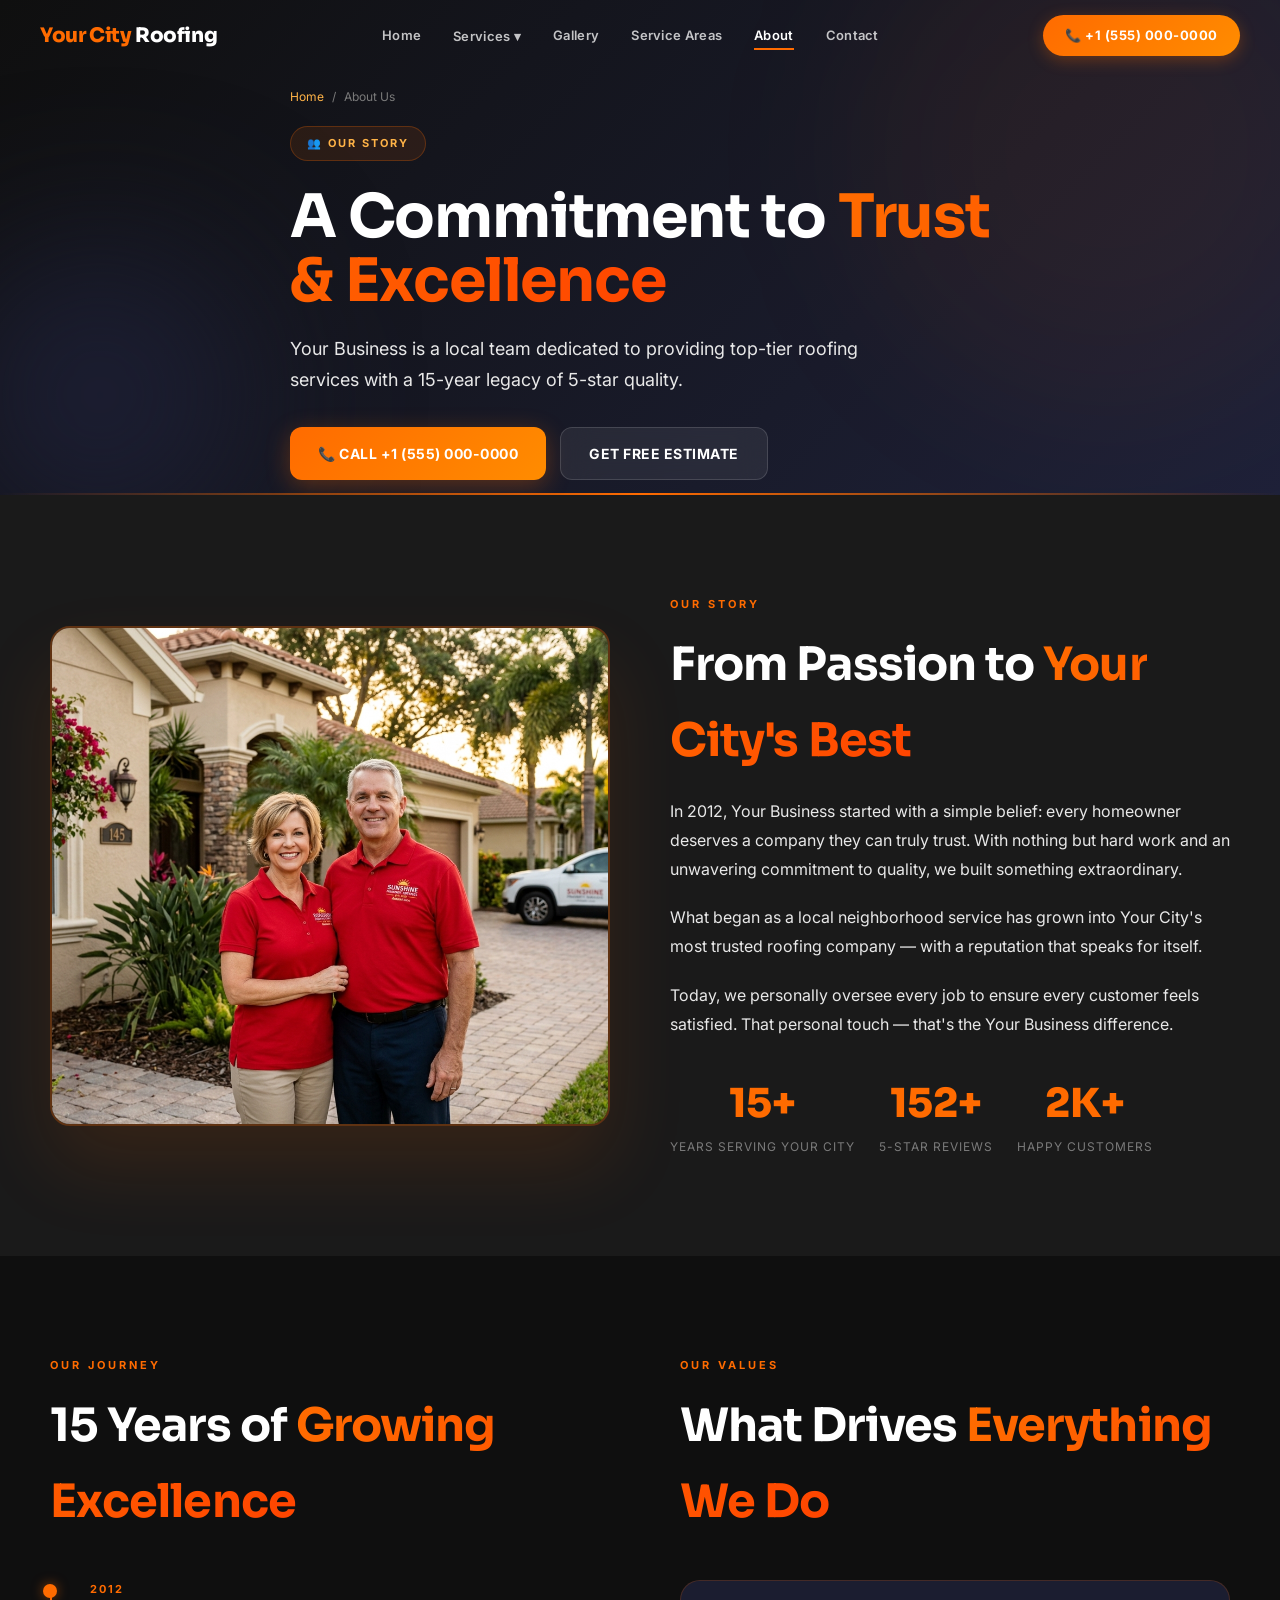
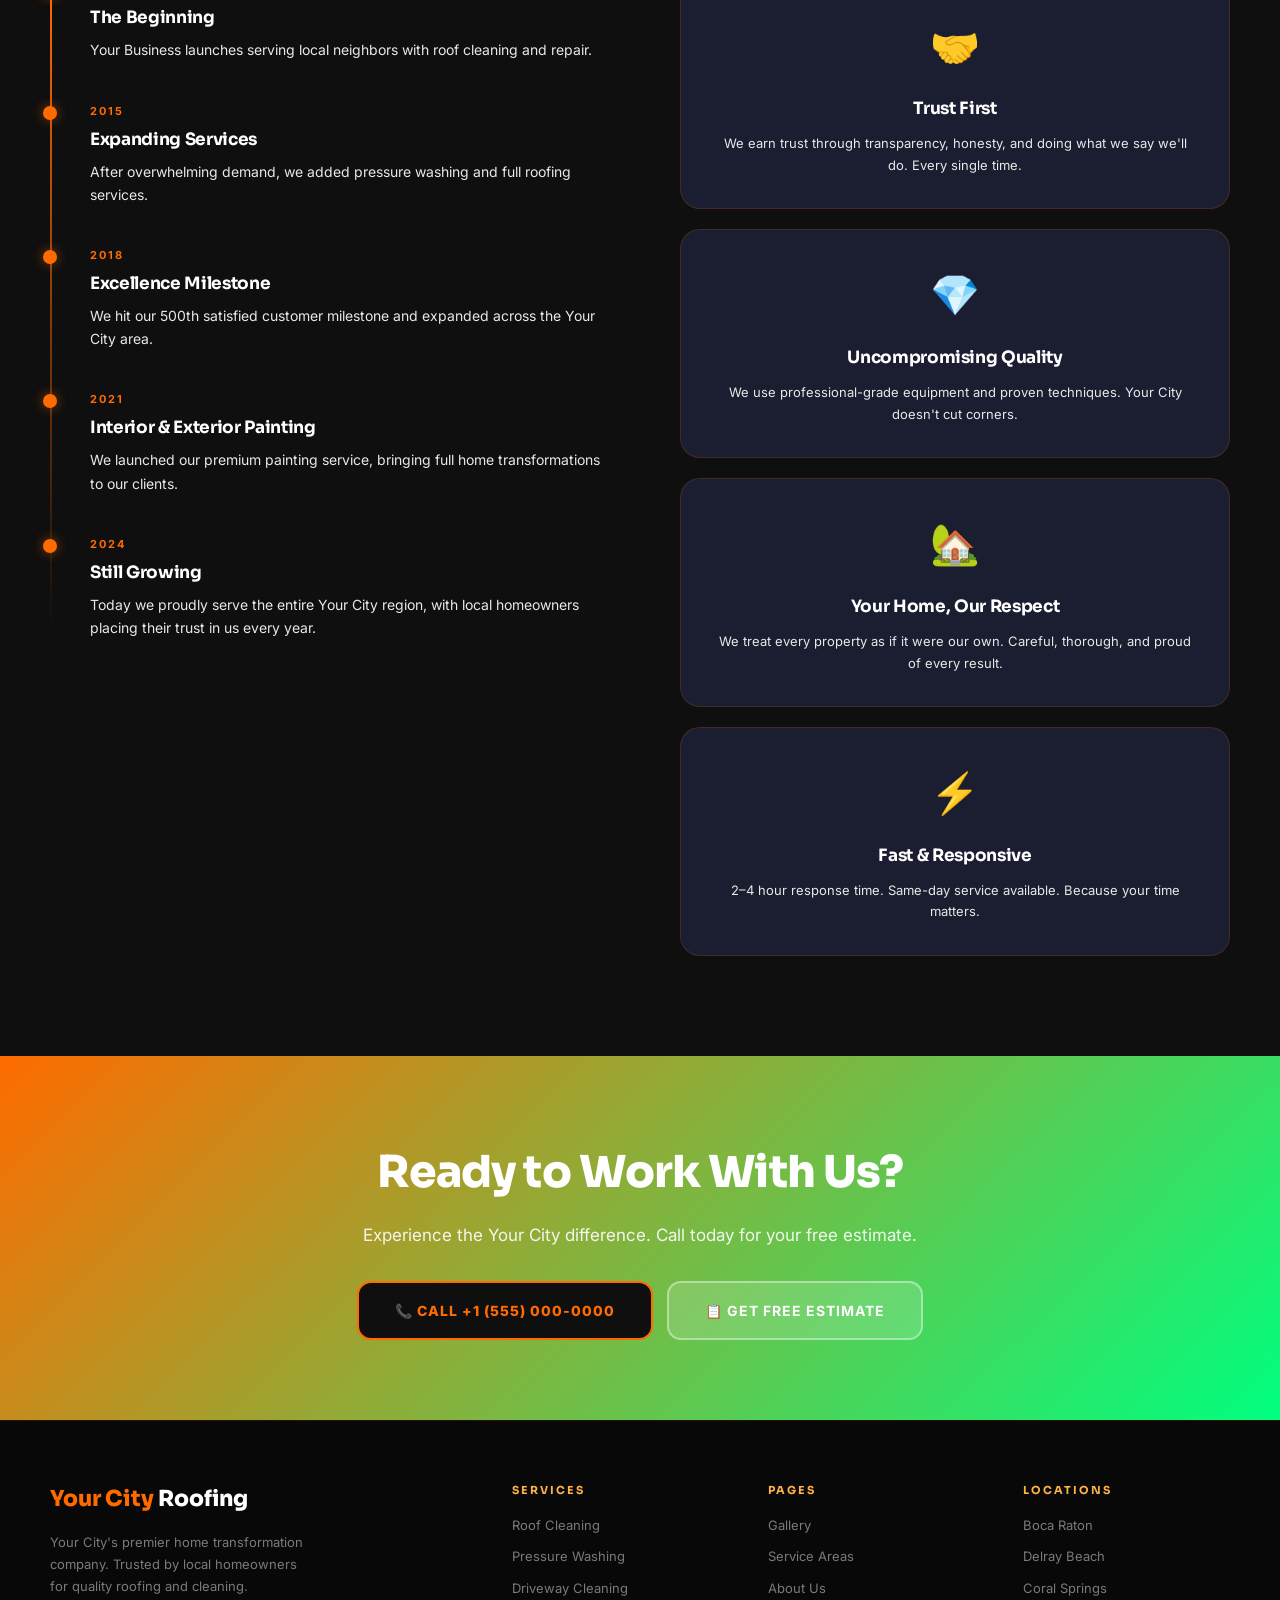
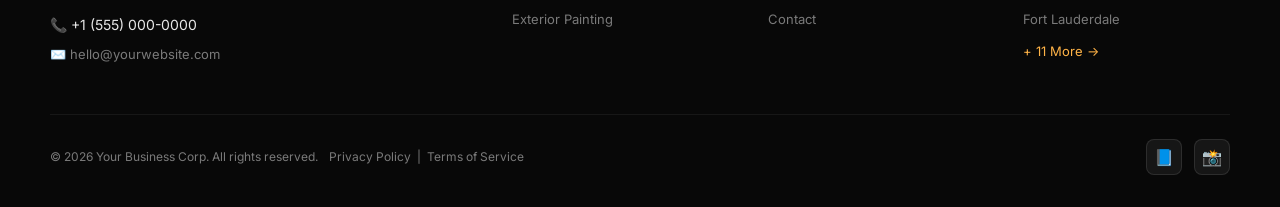
<file: about.html>
<!DOCTYPE html>
<html lang="en">
<head>
  <meta charset="UTF-8"/><meta name="viewport" content="width=device-width,initial-scale=1"/>
  <title>About Us | Your Business | Local Experts Since 2012</title>
  <meta name="description" content="Meet the team behind Your Business. Serving Your City homeowners with roof cleaning, repair & property maintenance since 2012."/>
  <link rel="stylesheet" href="css/style.css"/>
  <style>
    .timeline{position:relative;padding-left:40px}
    .timeline::before{content:'';position:absolute;left:0;top:8px;bottom:8px;width:2px;background:linear-gradient(to bottom,var(--red),transparent)}
    .timeline-item{position:relative;margin-bottom:40px}
    .timeline-dot{position:absolute;left:-47px;top:4px;width:14px;height:14px;border-radius:50%;background:var(--red);box-shadow:0 0 12px rgba(255,107,0,.5)}
    .timeline-year{font-size:11px;font-weight:700;letter-spacing:2px;color:var(--red);text-transform:uppercase;margin-bottom:6px}
    .timeline-text h4{font-size:17px;font-weight:700;margin-bottom:6px}
    .timeline-text p{font-size:14px;color:var(--light);line-height:1.65}
    .value-card{background:var(--navy-card,rgba(30,33,57,.8));border:1px solid rgba(255,107,0,.18);border-radius:var(--radius);padding:32px;text-align:center;transition:all .35s var(--ease)}
    .value-card:hover{transform:translateY(-8px);border-color:rgba(255,107,0,.4);box-shadow:0 30px 60px rgba(255,107,0,.15)}
    .value-icon{font-size:40px;margin-bottom:16px}
    .value-title{font-size:17px;font-weight:700;margin-bottom:10px}
    .value-desc{font-size:13px;color:var(--light);line-height:1.65}
  </style>
</head>
<body>
<!-- NAV -->
<nav id="navbar"><div class="nav-inner">
  <a href="index.html" class="nav-logo"><span>Your City</span> Roofing</a>
  <div class="nav-links">
    <a href="index.html" class="nav-link">Home</a>
    <div class="nav-dropdown"><a href="services/roof-cleaning.html" class="nav-link">Services ▾</a>
      <div class="nav-dropdown-menu">
        <a href="services/roof-cleaning.html" class="nav-dropdown-item">🏠 Roof Cleaning</a>
        <a href="services/pressure-washing.html" class="nav-dropdown-item">💧 Pressure Washing</a>
        <a href="services/driveway-cleaning.html" class="nav-dropdown-item">🛣️ Driveway Cleaning</a>
        <a href="services/exterior-painting.html" class="nav-dropdown-item">🎨 Painting</a>
      </div>
    </div>
    <a href="gallery.html" class="nav-link">Gallery</a>
    <a href="service-areas.html" class="nav-link">Service Areas</a>
    <a href="about.html" class="nav-link active">About</a>
    <a href="contact.html" class="nav-link">Contact</a>
  </div>
  <a href="tel:01414827035" class="nav-cta">📞 +1 (555) 000-0000</a>
  <div class="nav-mobile-toggle" id="nav-toggle"><span></span><span></span><span></span></div>
</div></nav>
<div class="mobile-nav" id="mobile-nav"><button class="mobile-nav-close" id="mobile-close">✕</button>
  <a href="index.html" class="mobile-nav-link">Home</a>
  <a href="services/roof-cleaning.html" class="mobile-nav-link">Services</a>
  <a href="gallery.html" class="mobile-nav-link">Gallery</a>
  <a href="service-areas.html" class="mobile-nav-link">Service Areas</a>
  <a href="about.html" class="mobile-nav-link">About</a>
  <a href="contact.html" class="mobile-nav-link">Contact</a>
  <a href="tel:15550000000" class="btn btn-primary btn-lg" style="margin-top:16px">📞 Call Now</a>
</div>

<!-- PAGE HERO -->
<section class="page-hero">
  <div class="page-hero-orb page-hero-orb-1" aria-hidden="true"></div>
  <div class="page-hero-orb page-hero-orb-2" aria-hidden="true"></div>
  <div class="container"><div class="page-hero-content">
    <div class="breadcrumb"><a href="index.html">Home</a><span class="breadcrumb-sep">/</span><span>About Us</span></div>
    <div class="page-hero-badge">👥 Our Story</div>
    <h1>A Commitment to <span class="gradient-text">Trust &amp; Excellence</span></h1>
    <p>Your Business is a local team dedicated to providing top-tier roofing services with a 15-year legacy of 5-star quality.</p>
    <div class="page-hero-ctas">
      <a href="tel:15550000000" class="btn btn-primary">📞 Call +1 (555) 000-0000</a>
      <a href="contact.html" class="btn btn-secondary">Get Free Estimate</a>
    </div>
  </div></div>
</section>

<!-- STORY SECTION -->
<section class="section" style="background:#1A1A1A">
  <div class="container">
    <div class="grid-2">
      <div class="reveal-left">
        <img src="images/team.jpg" alt="Our Founders, founders of Your Business" style="width:100%;height:500px;object-fit:cover;border-radius:var(--radius);border:2px solid rgba(255,107,0,.3);box-shadow:0 40px 80px rgba(255,107,0,.12)" onerror="this.style.display='none'; this.nextElementSibling.style.display='flex'"/>
        <div style="display:none;height:500px;background:linear-gradient(135deg,#1E2139,#0F0F0F);border-radius:var(--radius);border:2px solid rgba(255,107,0,.3);align-items:center;justify-content:center;flex-direction:column;gap:20px">
          <div style="font-size:80px">👥</div>
          <div style="text-align:center"><strong style="font-size:24px">Our Founders</strong><br><span style="color:var(--gray)">Founders, Your Business</span></div>
        </div>
      </div>
      <div class="reveal-right">
        <span class="section-tag">Our Story</span>
        <h2 class="section-title">From Passion to <span class="gradient-text">Your City's Best</span></h2>
        <p style="font-size:16px;color:var(--light);line-height:1.8;margin-bottom:20px">In 2012, Your Business started with a simple belief: every homeowner deserves a company they can truly trust. With nothing but hard work and an unwavering commitment to quality, we built something extraordinary.</p>
        <p style="font-size:16px;color:var(--light);line-height:1.8;margin-bottom:20px">What began as a local neighborhood service has grown into Your City's most trusted roofing company — with a reputation that speaks for itself.</p>
        <p style="font-size:16px;color:var(--light);line-height:1.8;margin-bottom:32px">Today, we personally oversee every job to ensure every customer feels satisfied. That personal touch — that's the Your Business difference.</p>
        <div style="display:flex;gap:24px;flex-wrap:wrap">
          <div style="text-align:center"><div style="font-family:'Sora',sans-serif;font-size:40px;font-weight:800;color:var(--red)">15+</div><div style="font-size:12px;color:var(--gray);text-transform:uppercase;letter-spacing:1px">Years Serving Your City</div></div>
          <div style="text-align:center"><div style="font-family:'Sora',sans-serif;font-size:40px;font-weight:800;color:var(--red)">152+</div><div style="font-size:12px;color:var(--gray);text-transform:uppercase;letter-spacing:1px">5-Star Reviews</div></div>
          <div style="text-align:center"><div style="font-family:'Sora',sans-serif;font-size:40px;font-weight:800;color:var(--red)">2K+</div><div style="font-size:12px;color:var(--gray);text-transform:uppercase;letter-spacing:1px">Happy Customers</div></div>
        </div>
      </div>
    </div>
  </div>
</section>

<!-- TIMELINE -->
<section class="section" style="background:var(--bg)">
  <div class="container">
    <div class="grid-2" style="gap:80px;align-items:start">
      <div class="reveal">
        <span class="section-tag">Our Journey</span>
        <h2 class="section-title">15 Years of <span class="gradient-text">Growing Excellence</span></h2>
        <div class="timeline" style="margin-top:40px">
          <div class="timeline-item"><div class="timeline-dot"></div><div class="timeline-year">2012</div><div class="timeline-text"><h4>The Beginning</h4><p>Your Business launches serving local neighbors with roof cleaning and repair.</p></div></div>
          <div class="timeline-item"><div class="timeline-dot"></div><div class="timeline-year">2015</div><div class="timeline-text"><h4>Expanding Services</h4><p>After overwhelming demand, we added pressure washing and full roofing services.</p></div></div>
          <div class="timeline-item"><div class="timeline-dot"></div><div class="timeline-year">2018</div><div class="timeline-text"><h4>Excellence Milestone</h4><p>We hit our 500th satisfied customer milestone and expanded across the Your City area.</p></div></div>
          <div class="timeline-item"><div class="timeline-dot"></div><div class="timeline-year">2021</div><div class="timeline-text"><h4>Interior &amp; Exterior Painting</h4><p>We launched our premium painting service, bringing full home transformations to our clients.</p></div></div>
          <div class="timeline-item"><div class="timeline-dot"></div><div class="timeline-year">2024</div><div class="timeline-text"><h4>Still Growing</h4><p>Today we proudly serve the entire Your City region, with local homeowners placing their trust in us every year.</p></div></div>
        </div>
      </div>
      <div class="reveal">
        <span class="section-tag">Our Values</span>
        <h2 class="section-title">What Drives <span class="gradient-text">Everything We Do</span></h2>
        <div style="display:flex;flex-direction:column;gap:20px;margin-top:40px">
          <div class="value-card"><div class="value-icon">🤝</div><h3 class="value-title">Trust First</h3><p class="value-desc">We earn trust through transparency, honesty, and doing what we say we'll do. Every single time.</p></div>
          <div class="value-card"><div class="value-icon">💎</div><h3 class="value-title">Uncompromising Quality</h3><p class="value-desc">We use professional-grade equipment and proven techniques. Your City doesn't cut corners.</p></div>
          <div class="value-card"><div class="value-icon">🏡</div><h3 class="value-title">Your Home, Our Respect</h3><p class="value-desc">We treat every property as if it were our own. Careful, thorough, and proud of every result.</p></div>
          <div class="value-card"><div class="value-icon">⚡</div><h3 class="value-title">Fast &amp; Responsive</h3><p class="value-desc">2–4 hour response time. Same-day service available. Because your time matters.</p></div>
        </div>
      </div>
    </div>
  </div>
</section>

<!-- CTA -->
<div style="background:linear-gradient(135deg,#FF6B00,#00FF7F);padding:80px 40px;text-align:center">
  <h2 style="font-family:'Sora',sans-serif;font-size:clamp(28px,4vw,44px);font-weight:800;color:white;margin-bottom:12px">Ready to Work With Us?</h2>
  <p style="font-size:17px;color:rgba(255,255,255,.9);margin-bottom:32px">Experience the Your City difference. Call today for your free estimate.</p>
  <div style="display:flex;gap:14px;justify-content:center;flex-wrap:wrap">
    <a href="tel:15550000000" style="background:#0F0F0F;color:var(--red);border:2px solid var(--red);padding:16px 36px;border-radius:14px;font-size:14px;font-weight:800;letter-spacing:1px;text-transform:uppercase;display:inline-flex;align-items:center;gap:10px;transition:all .3s" onmouseover="this.style.background='var(--red)';this.style.color='white'" onmouseout="this.style.background='#0F0F0F';this.style.color='var(--red)'">📞 CALL +1 (555) 000-0000</a>
    <a href="contact.html" style="background:rgba(255,255,255,.15);color:white;border:2px solid rgba(255,255,255,.4);padding:16px 36px;border-radius:14px;font-size:14px;font-weight:700;letter-spacing:1px;text-transform:uppercase;display:inline-flex;align-items:center;gap:10px">📋 GET FREE ESTIMATE</a>
  </div>
</div>

<footer style="background:#080808;border-top:1px solid rgba(255,107,0,.12);padding:60px 0 32px" role="contentinfo">
  <div class="container">
    <div class="footer-grid">
      <div>
        <div style="font-family:'Sora',sans-serif;font-size:22px;font-weight:800;margin-bottom:14px"><span style="color:var(--red)">Your City</span> Roofing</div>
        <p style="font-size:13px;color:var(--gray);max-width:260px;line-height:1.7;margin-bottom:16px">Your City's premier home transformation company. Trusted by local homeowners for quality roofing and cleaning.</p>
        <a href="tel:01414827035" style="display:block;font-size:14px;color:var(--light);margin-bottom:8px">📞 +1 (555) 000-0000</a>
        <a href="mailto:hello@yourwebsite.com" style="display:block;font-size:13px;color:var(--gray)">✉️ hello@yourwebsite.com</a>
      </div>
      <div>
        <h5 style="font-size:11px;font-weight:700;letter-spacing:2px;text-transform:uppercase;color:var(--copper);margin-bottom:16px">Services</h5>
        <div style="display:flex;flex-direction:column;gap:10px">
          <a href="services/roof-cleaning.html" style="font-size:13px;color:var(--gray);transition:color .2s" onmouseover="this.style.color='white'" onmouseout="this.style.color='var(--gray)'">Roof Cleaning</a>
          <a href="services/pressure-washing.html" style="font-size:13px;color:var(--gray);transition:color .2s" onmouseover="this.style.color='white'" onmouseout="this.style.color='var(--gray)'">Pressure Washing</a>
          <a href="services/driveway-cleaning.html" style="font-size:13px;color:var(--gray);transition:color .2s" onmouseover="this.style.color='white'" onmouseout="this.style.color='var(--gray)'">Driveway Cleaning</a>
          <a href="services/exterior-painting.html" style="font-size:13px;color:var(--gray);transition:color .2s" onmouseover="this.style.color='white'" onmouseout="this.style.color='var(--gray)'">Exterior Painting</a>
        </div>
      </div>
      <div>
        <h5 style="font-size:11px;font-weight:700;letter-spacing:2px;text-transform:uppercase;color:var(--copper);margin-bottom:16px">Pages</h5>
        <div style="display:flex;flex-direction:column;gap:10px">
          <a href="gallery.html" style="font-size:13px;color:var(--gray);transition:color .2s" onmouseover="this.style.color='white'" onmouseout="this.style.color='var(--gray)'">Gallery</a>
          <a href="service-areas.html" style="font-size:13px;color:var(--gray);transition:color .2s" onmouseover="this.style.color='white'" onmouseout="this.style.color='var(--gray)'">Service Areas</a>
          <a href="about.html" style="font-size:13px;color:var(--gray);transition:color .2s" onmouseover="this.style.color='white'" onmouseout="this.style.color='var(--gray)'">About Us</a>
          <a href="contact.html" style="font-size:13px;color:var(--gray);transition:color .2s" onmouseover="this.style.color='white'" onmouseout="this.style.color='var(--gray)'">Contact</a>
        </div>
      </div>
      <div>
        <h5 style="font-size:11px;font-weight:700;letter-spacing:2px;text-transform:uppercase;color:var(--copper);margin-bottom:16px">Locations</h5>
        <div style="display:flex;flex-direction:column;gap:10px">
          <a href="service-areas.html" style="font-size:13px;color:var(--gray)">Boca Raton</a>
          <a href="service-areas.html" style="font-size:13px;color:var(--gray)">Delray Beach</a>
          <a href="service-areas.html" style="font-size:13px;color:var(--gray)">Coral Springs</a>
          <a href="service-areas.html" style="font-size:13px;color:var(--gray)">Fort Lauderdale</a>
          <a href="service-areas.html" style="font-size:13px;color:var(--gray);color:var(--copper)">+ 11 More →</a>
        </div>
      </div>
    </div>
    <div style="border-top:1px solid rgba(255,255,255,.06);padding-top:24px;display:flex;justify-content:space-between;align-items:center;flex-wrap:wrap;gap:12px">
      <p style="font-size:12px;color:var(--gray)">© 2026 Your Business Corp. All rights reserved. <span style="margin-left:8px"><a href="privacy-policy.html" style="transition:color .2s" onmouseover="this.style.color='white'" onmouseout="this.style.color=''">Privacy Policy</a> &nbsp;|&nbsp; <a href="terms.html" style="transition:color .2s" onmouseover="this.style.color='white'" onmouseout="this.style.color=''">Terms of Service</a></span></p>
      <div style="display:flex;gap:12px">
        <a href="#" style="width:36px;height:36px;border-radius:8px;background:rgba(255,255,255,.06);border:1px solid rgba(255,255,255,.1);display:flex;align-items:center;justify-content:center;font-size:16px;transition:all .25s" aria-label="Facebook" onmouseover="this.style.background='var(--red)'" onmouseout="this.style.background='rgba(255,255,255,.06)'">📘</a>
        <a href="#" target="_blank" rel="noopener noreferrer" style="width:36px;height:36px;border-radius:8px;background:rgba(255,255,255,.06);border:1px solid rgba(255,255,255,.1);display:flex;align-items:center;justify-content:center;font-size:16px;transition:all .25s" aria-label="Follow Your City on Instagram" onmouseover="this.style.background='var(--red)'" onmouseout="this.style.background='rgba(255,255,255,.06)'">📸</a>
      </div>
    </div>
  </div>
</footer>
<a href="tel:15550000000" id="sticky-call" aria-label="Call Your Business">📞</a>
<a href="https://wa.me/15550000000?text=Hello!%20I%20would%20like%20to%20get%20a%20free%20estimate." id="whatsapp-btn" aria-label="WhatsApp Your Business" target="_blank">💬</a>
<script src="js/main.js"></script>
</body></html>
</file>
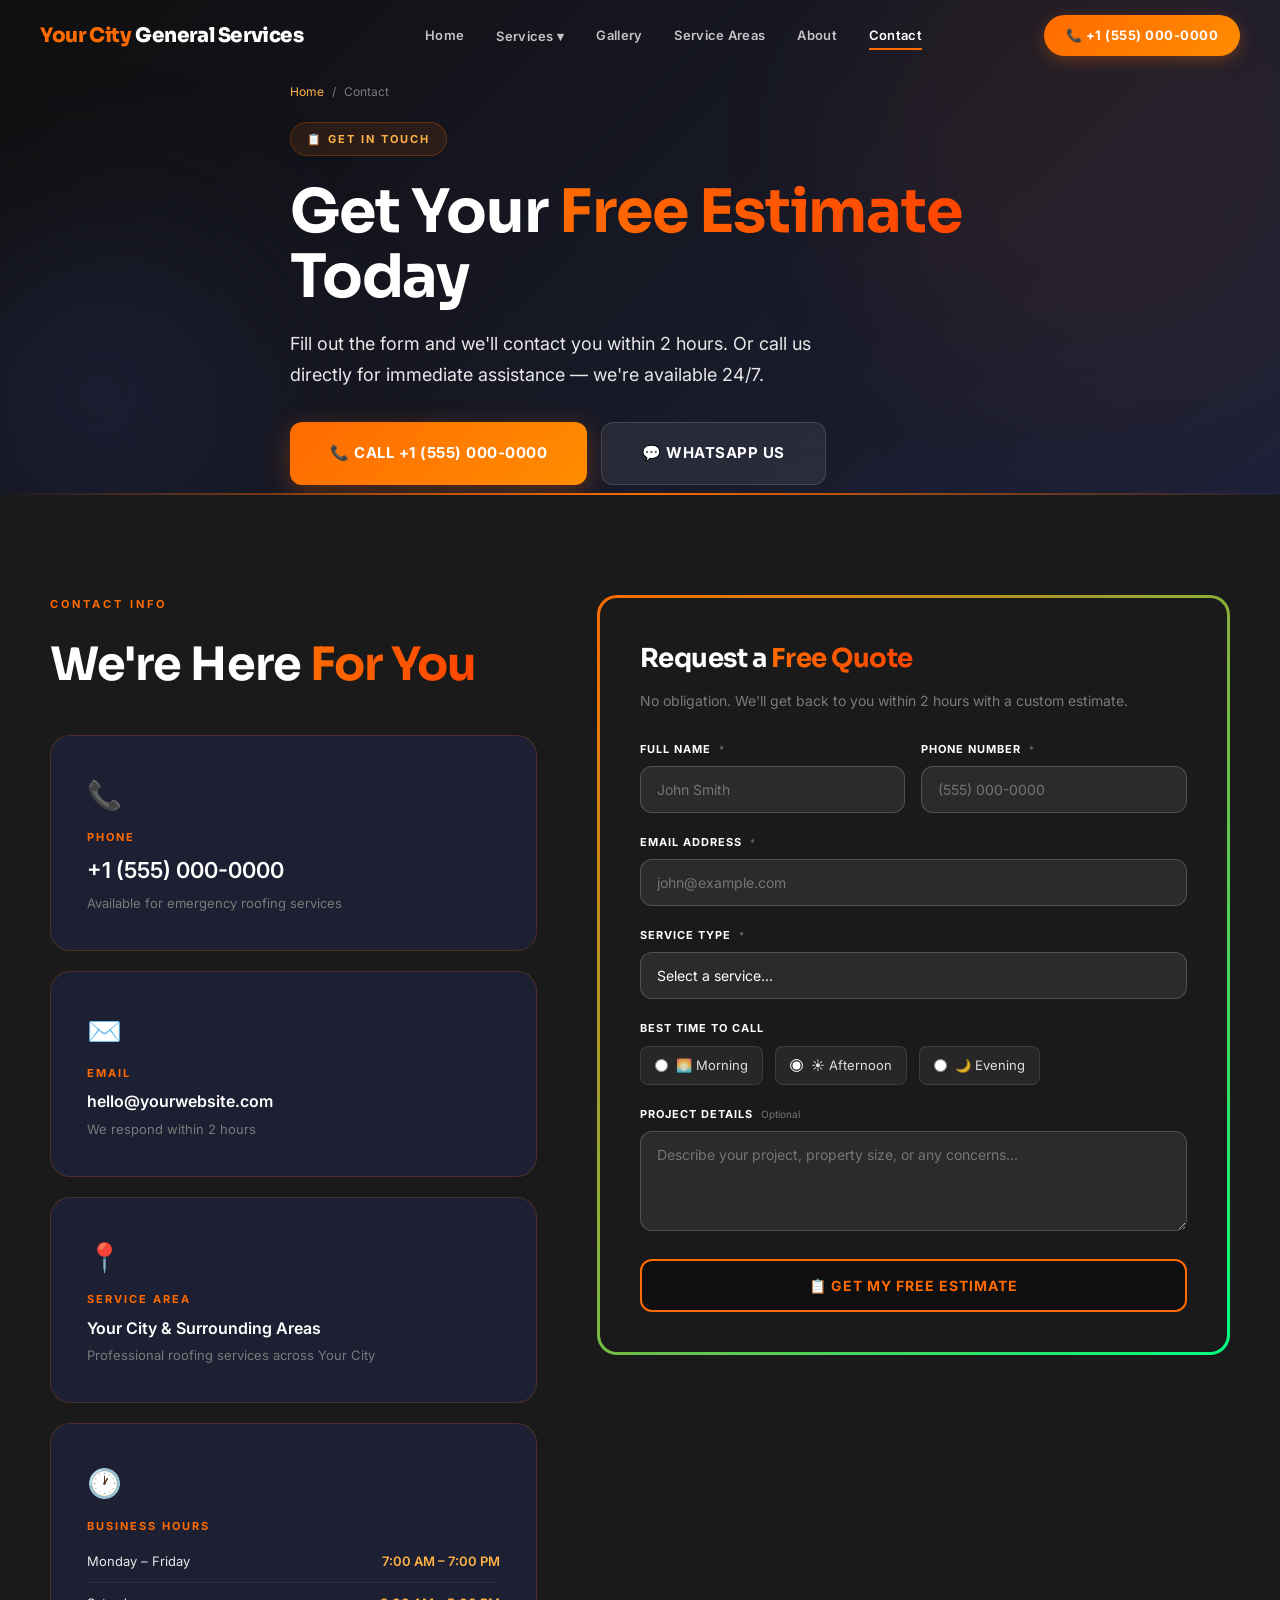
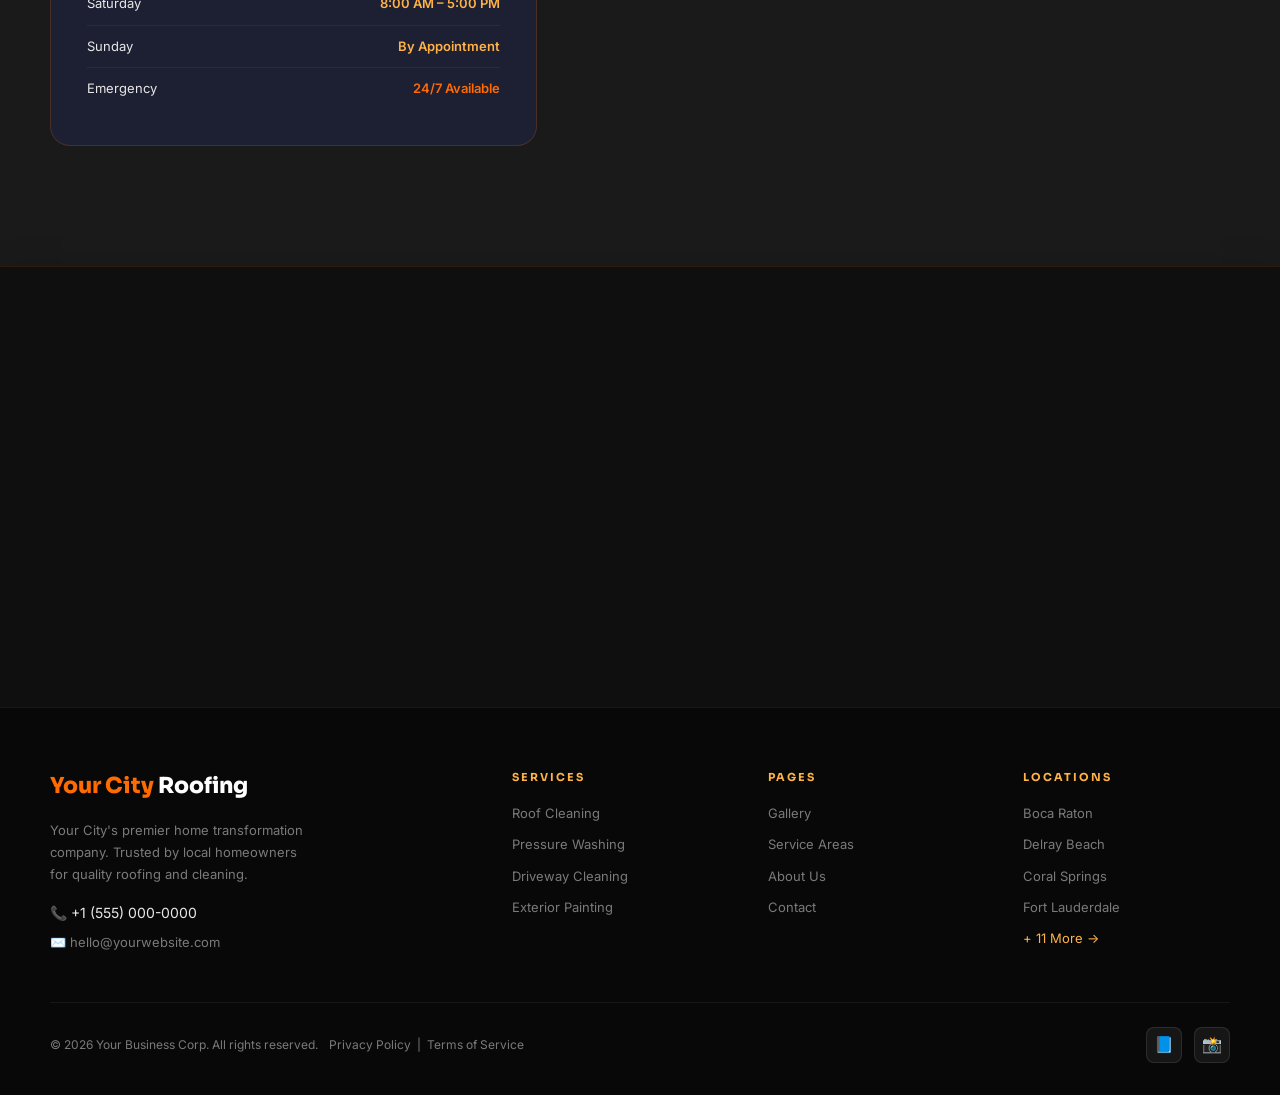
<file: contact.html>
<!DOCTYPE html>
<html lang="en">

<head>
  <meta charset="UTF-8" />
  <meta name="viewport" content="width=device-width,initial-scale=1" />
  <title>Contact Your Business | Free Quote | +1 (555) 000-0000</title>
  <meta name="description"
    content="Contact Your Business for a free estimate. Call +1 (555) 000-0000 or fill out our form. Professional service available across Your City." />
  <link rel="stylesheet" href="css/style.css" />
  <style>
    .contact-grid {
      display: grid;
      grid-template-columns: 1fr 1.3fr;
      gap: 60px;
      align-items: start
    }

    .contact-info-card {
      background: rgba(30, 33, 57, .8);
      border: 1px solid rgba(255, 107, 0, .2);
      border-radius: var(--radius);
      padding: 36px;
      margin-bottom: 20px;
      transition: all .35s var(--ease)
    }

    .contact-info-card:hover {
      border-color: rgba(255, 107, 0, .4);
      transform: translateX(6px)
    }

    .ci-icon {
      font-size: 28px;
      margin-bottom: 10px
    }

    .ci-label {
      font-size: 11px;
      font-weight: 700;
      letter-spacing: 2px;
      text-transform: uppercase;
      color: var(--red);
      margin-bottom: 6px
    }

    .ci-value {
      font-size: 16px;
      font-weight: 600;
      color: white;
      margin-bottom: 4px
    }

    .ci-sub {
      font-size: 13px;
      color: var(--gray)
    }

    .hours-row {
      display: flex;
      justify-content: space-between;
      padding: 10px 0;
      border-bottom: 1px solid rgba(255, 255, 255, .06);
      font-size: 13px
    }

    .hours-row:last-child {
      border-bottom: none
    }

    .hours-day {
      color: var(--light)
    }

    .hours-time {
      color: var(--copper);
      font-weight: 600
    }

    @media(max-width:768px) {
      .contact-grid {
        grid-template-columns: 1fr
      }
    }
  </style>
</head>

<body>
  <nav id="navbar">
    <div class="nav-inner">
      <a href="index.html" class="nav-logo"><span>Your City</span> General Services</a>
      <div class="nav-links">
        <a href="index.html" class="nav-link">Home</a>
        <div class="nav-dropdown"><a href="services/roof-cleaning.html" class="nav-link">Services ▾</a>
          <div class="nav-dropdown-menu">
            <a href="services/roof-cleaning.html" class="nav-dropdown-item">🏠 Roof Cleaning</a>
            <a href="services/pressure-washing.html" class="nav-dropdown-item">💧 Pressure Washing</a>
            <a href="services/driveway-cleaning.html" class="nav-dropdown-item">🛣️ Driveway Cleaning</a>
            <a href="services/exterior-painting.html" class="nav-dropdown-item">🎨 Painting</a>
          </div>
        </div>
        <a href="gallery.html" class="nav-link">Gallery</a>
        <a href="service-areas.html" class="nav-link">Service Areas</a>
        <a href="about.html" class="nav-link">About</a>
        <a href="contact.html" class="nav-link active">Contact</a>
      </div>
      <a href="tel:01414827035" class="nav-cta">📞 +1 (555) 000-0000</a>
      <div class="nav-mobile-toggle" id="nav-toggle"><span></span><span></span><span></span></div>
    </div>
  </nav>
  <div class="mobile-nav" id="mobile-nav"><button class="mobile-nav-close" id="mobile-close">✕</button>
    <a href="index.html" class="mobile-nav-link">Home</a><a href="services/roof-cleaning.html"
      class="mobile-nav-link">Services</a>
    <a href="gallery.html" class="mobile-nav-link">Gallery</a><a href="service-areas.html"
      class="mobile-nav-link">Service Areas</a>
    <a href="about.html" class="mobile-nav-link">About</a><a href="contact.html" class="mobile-nav-link">Contact</a>
    <a href="tel:15550000000" class="btn btn-primary btn-lg" style="margin-top:16px">📞 Call Now</a>
  </div>

  <section class="page-hero">
    <div class="page-hero-orb page-hero-orb-1" aria-hidden="true"></div>
    <div class="page-hero-orb page-hero-orb-2" aria-hidden="true"></div>
    <div class="container">
      <div class="page-hero-content">
        <div class="breadcrumb"><a href="index.html">Home</a><span class="breadcrumb-sep">/</span><span>Contact</span>
        </div>
        <div class="page-hero-badge">📋 Get In Touch</div>
        <h1>Get Your <span class="gradient-text">Free Estimate</span> Today</h1>
        <p>Fill out the form and we'll contact you within 2 hours. Or call us directly for immediate assistance — we're
          available 24/7.</p>
        <div class="page-hero-ctas">
          <a href="tel:15550000000" class="btn btn-primary btn-lg">📞 CALL +1 (555) 000-0000</a>
          <a href="https://wa.me/15550000000?text=Hello!%20I%20would%20like%20to%20get%20a%20free%20estimate."
            class="btn btn-secondary btn-lg" target="_blank">💬 WhatsApp Us</a>
        </div>
      </div>
    </div>
  </section>

  <section class="section" style="background:#1A1A1A">
    <div class="container">
      <div class="contact-grid">
        <!-- LEFT: CONTACT INFO -->
        <div class="reveal-left">
          <span class="section-tag">Contact Info</span>
          <h2 class="section-title" style="margin-bottom:32px">We're Here <span class="gradient-text">For You</span>
          </h2>
          <div class="contact-info-card">
            <div class="ci-icon">📞</div>
            <div class="ci-label">Phone</div>
            <a href="tel:15550000000" class="ci-value" style="display:block;color:white;font-size:22px">+1 (555)
              000-0000</a>
            <div class="ci-sub">Available for emergency roofing services</div>
          </div>
          <div class="contact-info-card">
            <div class="ci-icon">✉️</div>
            <div class="ci-label">Email</div>
            <a href="mailto:hello@yourwebsite.com" class="ci-value"
              style="display:block;color:white">hello@yourwebsite.com</a>
            <div class="ci-sub">We respond within 2 hours</div>
          </div>
          <div class="contact-info-card">
            <div class="ci-icon">📍</div>
            <div class="ci-label">Service Area</div>
            <div class="ci-value">Your City &amp; Surrounding Areas</div>
            <div class="ci-sub">Professional roofing services across Your City</div>
          </div>
          <div class="contact-info-card">
            <div class="ci-icon">🕐</div>
            <div class="ci-label">Business Hours</div>
            <div class="hours-row"><span class="hours-day">Monday – Friday</span><span class="hours-time">7:00 AM – 7:00
                PM</span></div>
            <div class="hours-row"><span class="hours-day">Saturday</span><span class="hours-time">8:00 AM – 5:00
                PM</span></div>
            <div class="hours-row"><span class="hours-day">Sunday</span><span class="hours-time">By Appointment</span>
            </div>
            <div class="hours-row"><span class="hours-day">Emergency</span><span class="hours-time"
                style="color:var(--red)">24/7 Available</span></div>
          </div>
        </div>
        <!-- RIGHT: FORM -->
        <div class="reveal-right">
          <div style="background:linear-gradient(135deg,#FF6B00,#00FF7F);border-radius:var(--radius);padding:3px">
            <div style="background:#1A1A1A;border-radius:calc(var(--radius) - 3px);padding:40px">
              <h3 style="font-family:'Sora',sans-serif;font-size:26px;font-weight:700;margin-bottom:8px">Request a <span
                  class="gradient-text">Free Quote</span></h3>
              <p style="font-size:14px;color:var(--gray);margin-bottom:28px">No obligation. We'll get back to you within
                2 hours with a custom estimate.</p>
              <form id="quoteForm" novalidate>
                <div class="form-row">
                  <div class="field-group" id="fg-name">
                    <label class="field-label" for="fullName">Full Name <small>*</small></label>
                    <input class="form-input" type="text" id="fullName" name="fullName" placeholder="John Smith"
                      autocomplete="name" required />
                    <span class="field-check">✓</span><span class="field-error">Please enter your full name.</span>
                  </div>
                  <div class="field-group" id="fg-phone">
                    <label class="field-label" for="phone">Phone Number <small>*</small></label>
                    <input class="form-input" type="tel" id="phone" name="phone" placeholder="(555) 000-0000"
                      autocomplete="tel" required />
                    <span class="field-check">✓</span><span class="field-error">Please enter a valid phone
                      number.</span>
                  </div>
                </div>
                <div class="field-group" id="fg-email">
                  <label class="field-label" for="email">Email Address <small>*</small></label>
                  <input class="form-input" type="email" id="email" name="email" placeholder="john@example.com"
                    required />
                  <span class="field-check">✓</span><span class="field-error">Please enter a valid email.</span>
                </div>
                <div class="field-group" id="fg-service">
                  <label class="field-label" for="serviceType">Service Type <small>*</small></label>
                  <select class="form-select" id="serviceType" name="serviceType" required>
                    <option value="" disabled selected>Select a service...</option>
                    <option value="roof-cleaning">Roof Cleaning</option>
                    <option value="pressure-washing">Pressure Washing</option>
                    <option value="driveway-cleaning">Driveway Cleaning</option>
                    <option value="patio-cleaning">Patio Cleaning</option>
                    <option value="painting">Interior / Exterior Painting</option>
                    <option value="sealing">Sealing</option>
                    <option value="other">Other / Multiple Services</option>
                  </select>
                  <span class="field-error">Please select a service type.</span>
                </div>
                <div class="field-group">
                  <label class="field-label">Best Time to Call</label>
                  <div class="radio-group">
                    <label class="radio-label"><input type="radio" name="callTime" value="morning" /> 🌅 Morning</label>
                    <label class="radio-label"><input type="radio" name="callTime" value="afternoon" checked /> ☀️
                      Afternoon</label>
                    <label class="radio-label"><input type="radio" name="callTime" value="evening" /> 🌙 Evening</label>
                  </div>
                </div>
                <div class="field-group">
                  <label class="field-label" for="message">Project Details <small>Optional</small></label>
                  <textarea class="form-textarea" id="message" name="message" rows="3"
                    placeholder="Describe your project, property size, or any concerns..."></textarea>
                </div>
                <button type="submit" class="btn-submit" id="submitBtn">
                  <span id="submitText">📋 GET MY FREE ESTIMATE</span>
                  <span id="submitSpinner" style="display:none">⏳ Sending…</span>
                </button>
                <div class="form-success" id="formSuccess">
                  <div class="form-success-icon">✅</div>
                  <strong style="font-size:18px">Quote Sent!</strong><br>
                  <span style="font-size:14px;color:var(--gray)">We'll contact you within 2 hours. Check your email for
                    confirmation.</span>
                </div>
              </form>
            </div>
          </div>
        </div>
      </div>
    </div>
  </section>

  <!-- MAP -->
  <section class="section-sm" style="background:var(--bg);padding:0">
    <div class="map-container" style="border-radius:0;border:none;border-top:1px solid rgba(255,107,0,.12)">
      <iframe
        src="https://www.google.com/maps/embed?pb=!1m14!1m8!1m3!1d15993641.106750198!2d-94.1683511!3d39.3518632!3m2!1i1024!2i768!4f13.1!3m3!1m2!1s0x54eab584e432360b%3A0x1c3bb99243deb742!2sUnited%20States!5e1!3m2!1sen!2sin!4v1777199920404!5m2!1sen!2sin"
        width="600" height="450" style="border:0;" allowfullscreen="" loading="lazy"
        referrerpolicy="no-referrer-when-downgrade" style="height:420px"></iframe>
    </div>
  </section>

  <footer style="background:#080808;border-top:1px solid rgba(255,107,0,.12);padding:60px 0 32px" role="contentinfo">
    <div class="container">
      <div class="footer-grid">
        <div>
          <div style="font-family:'Sora',sans-serif;font-size:22px;font-weight:800;margin-bottom:14px"><span
              style="color:var(--red)">Your City</span> Roofing</div>
          <p style="font-size:13px;color:var(--gray);max-width:260px;line-height:1.7;margin-bottom:16px">Your City's
            premier home transformation company. Trusted by local homeowners for quality roofing and cleaning.</p>
          <a href="tel:15550000000" style="display:block;font-size:14px;color:var(--light);margin-bottom:8px">📞 +1
            (555) 000-0000</a>
          <a href="mailto:hello@yourwebsite.com" style="display:block;font-size:13px;color:var(--gray)">✉️
            hello@yourwebsite.com</a>
        </div>
        <div>
          <h5
            style="font-size:11px;font-weight:700;letter-spacing:2px;text-transform:uppercase;color:var(--copper);margin-bottom:16px">
            Services</h5>
          <div style="display:flex;flex-direction:column;gap:10px">
            <a href="services/roof-cleaning.html" style="font-size:13px;color:var(--gray);transition:color .2s"
              onmouseover="this.style.color='white'" onmouseout="this.style.color='var(--gray)'">Roof Cleaning</a>
            <a href="services/pressure-washing.html" style="font-size:13px;color:var(--gray);transition:color .2s"
              onmouseover="this.style.color='white'" onmouseout="this.style.color='var(--gray)'">Pressure Washing</a>
            <a href="services/driveway-cleaning.html" style="font-size:13px;color:var(--gray);transition:color .2s"
              onmouseover="this.style.color='white'" onmouseout="this.style.color='var(--gray)'">Driveway Cleaning</a>
            <a href="services/exterior-painting.html" style="font-size:13px;color:var(--gray);transition:color .2s"
              onmouseover="this.style.color='white'" onmouseout="this.style.color='var(--gray)'">Exterior Painting</a>
          </div>
        </div>
        <div>
          <h5
            style="font-size:11px;font-weight:700;letter-spacing:2px;text-transform:uppercase;color:var(--copper);margin-bottom:16px">
            Pages</h5>
          <div style="display:flex;flex-direction:column;gap:10px">
            <a href="gallery.html" style="font-size:13px;color:var(--gray);transition:color .2s"
              onmouseover="this.style.color='white'" onmouseout="this.style.color='var(--gray)'">Gallery</a>
            <a href="service-areas.html" style="font-size:13px;color:var(--gray);transition:color .2s"
              onmouseover="this.style.color='white'" onmouseout="this.style.color='var(--gray)'">Service Areas</a>
            <a href="about.html" style="font-size:13px;color:var(--gray);transition:color .2s"
              onmouseover="this.style.color='white'" onmouseout="this.style.color='var(--gray)'">About Us</a>
            <a href="contact.html" style="font-size:13px;color:var(--gray);transition:color .2s"
              onmouseover="this.style.color='white'" onmouseout="this.style.color='var(--gray)'">Contact</a>
          </div>
        </div>
        <div>
          <h5
            style="font-size:11px;font-weight:700;letter-spacing:2px;text-transform:uppercase;color:var(--copper);margin-bottom:16px">
            Locations</h5>
          <div style="display:flex;flex-direction:column;gap:10px">
            <a href="service-areas.html" style="font-size:13px;color:var(--gray)">Boca Raton</a>
            <a href="service-areas.html" style="font-size:13px;color:var(--gray)">Delray Beach</a>
            <a href="service-areas.html" style="font-size:13px;color:var(--gray)">Coral Springs</a>
            <a href="service-areas.html" style="font-size:13px;color:var(--gray)">Fort Lauderdale</a>
            <a href="service-areas.html" style="font-size:13px;color:var(--gray);color:var(--copper)">+ 11 More →</a>
          </div>
        </div>
      </div>
      <div
        style="border-top:1px solid rgba(255,255,255,.06);padding-top:24px;display:flex;justify-content:space-between;align-items:center;flex-wrap:wrap;gap:12px">
        <p style="font-size:12px;color:var(--gray)">© 2026 Your Business Corp. All rights reserved. <span
            style="margin-left:8px"><a href="privacy-policy.html" style="transition:color .2s"
              onmouseover="this.style.color='white'" onmouseout="this.style.color=''">Privacy Policy</a> &nbsp;|&nbsp;
            <a href="terms.html" style="transition:color .2s" onmouseover="this.style.color='white'"
              onmouseout="this.style.color=''">Terms of Service</a></span></p>
        <div style="display:flex;gap:12px">
          <a href="#"
            style="width:36px;height:36px;border-radius:8px;background:rgba(255,255,255,.06);border:1px solid rgba(255,255,255,.1);display:flex;align-items:center;justify-content:center;font-size:16px;transition:all .25s"
            aria-label="Facebook" onmouseover="this.style.background='var(--red)'"
            onmouseout="this.style.background='rgba(255,255,255,.06)'">📘</a>
          <a href="#" target="_blank" rel="noopener noreferrer"
            style="width:36px;height:36px;border-radius:8px;background:rgba(255,255,255,.06);border:1px solid rgba(255,255,255,.1);display:flex;align-items:center;justify-content:center;font-size:16px;transition:all .25s"
            aria-label="Follow Your City on Instagram" onmouseover="this.style.background='var(--red)'"
            onmouseout="this.style.background='rgba(255,255,255,.06)'">📸</a>
        </div>
      </div>
    </div>
  </footer>
  <a href="tel:15550000000" id="sticky-call" aria-label="Call Your Business">📞</a>
  <a href="https://wa.me/15550000000?text=Hello!%20I%20would%20like%20to%20get%20a%20free%20estimate." id="whatsapp-btn"
    aria-label="WhatsApp" target="_blank">💬</a>
  <script src="js/main.js"></script>
</body>

</html>
</file>
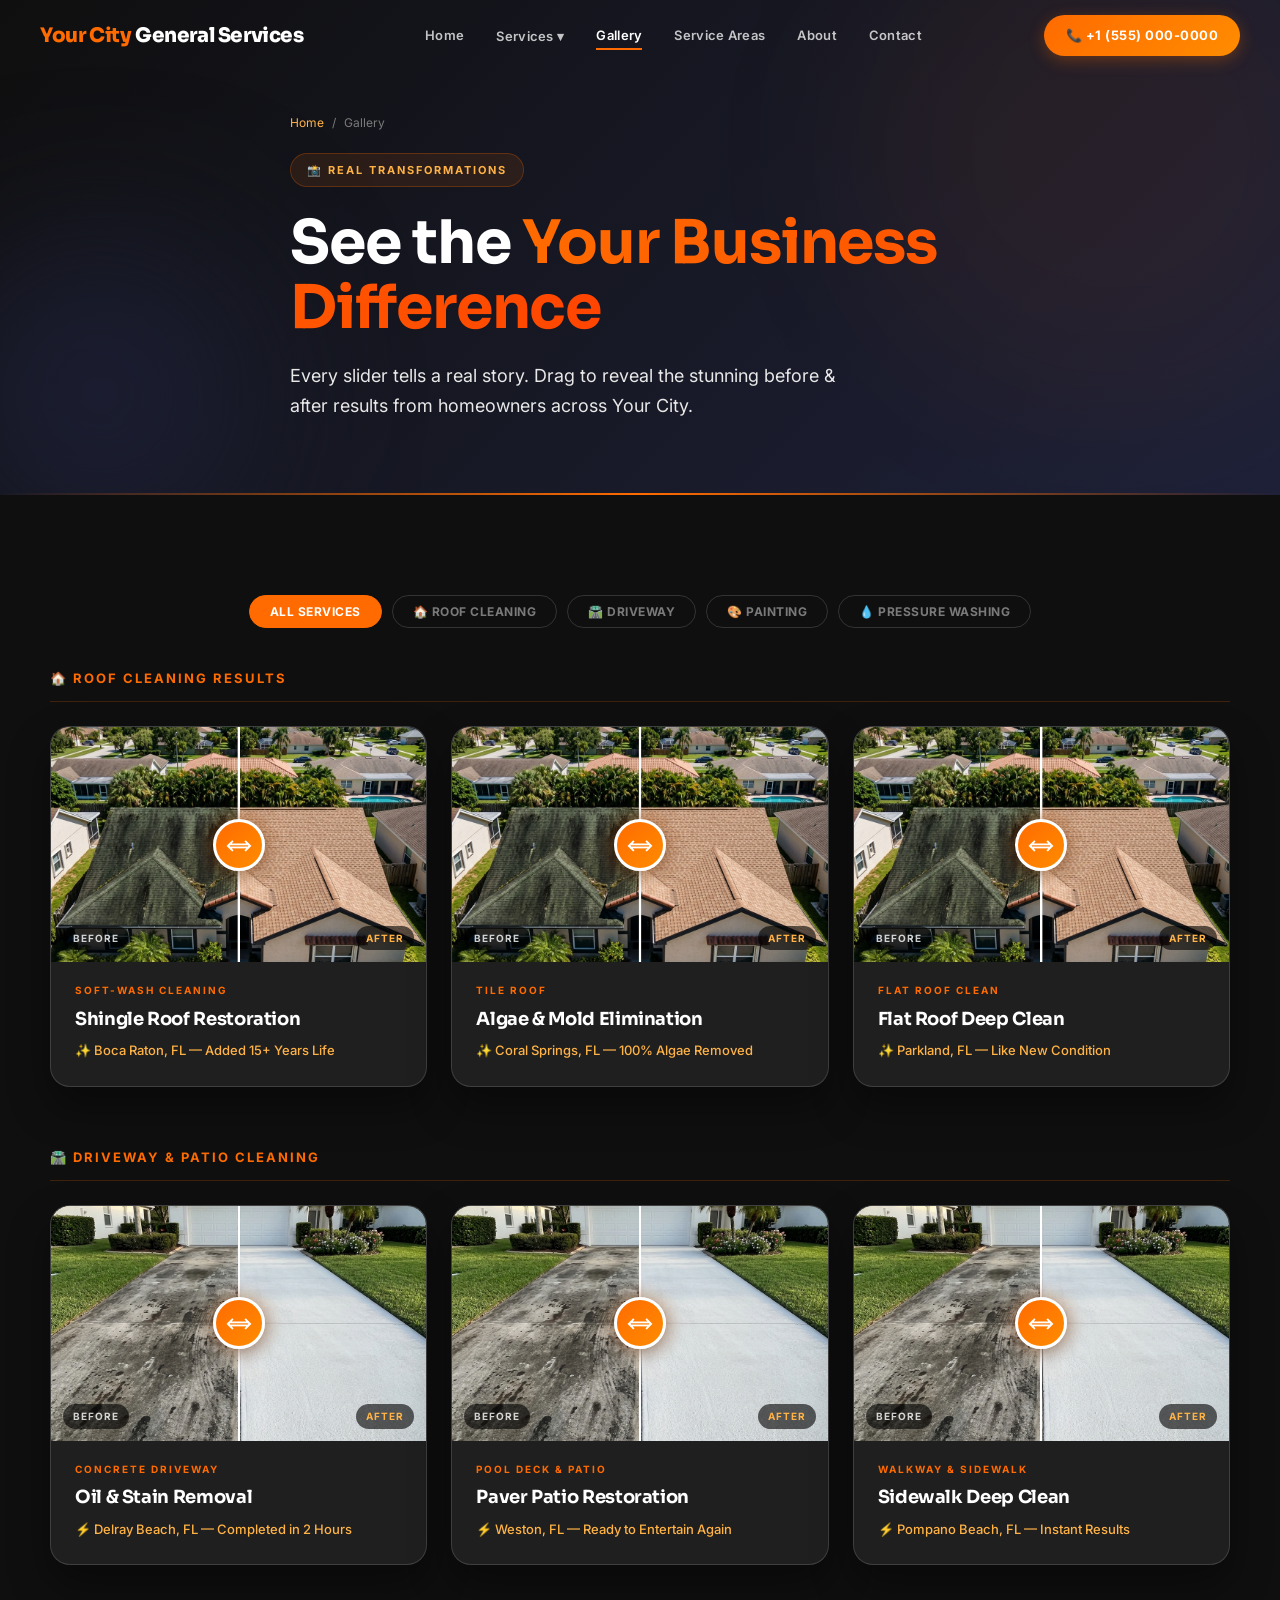
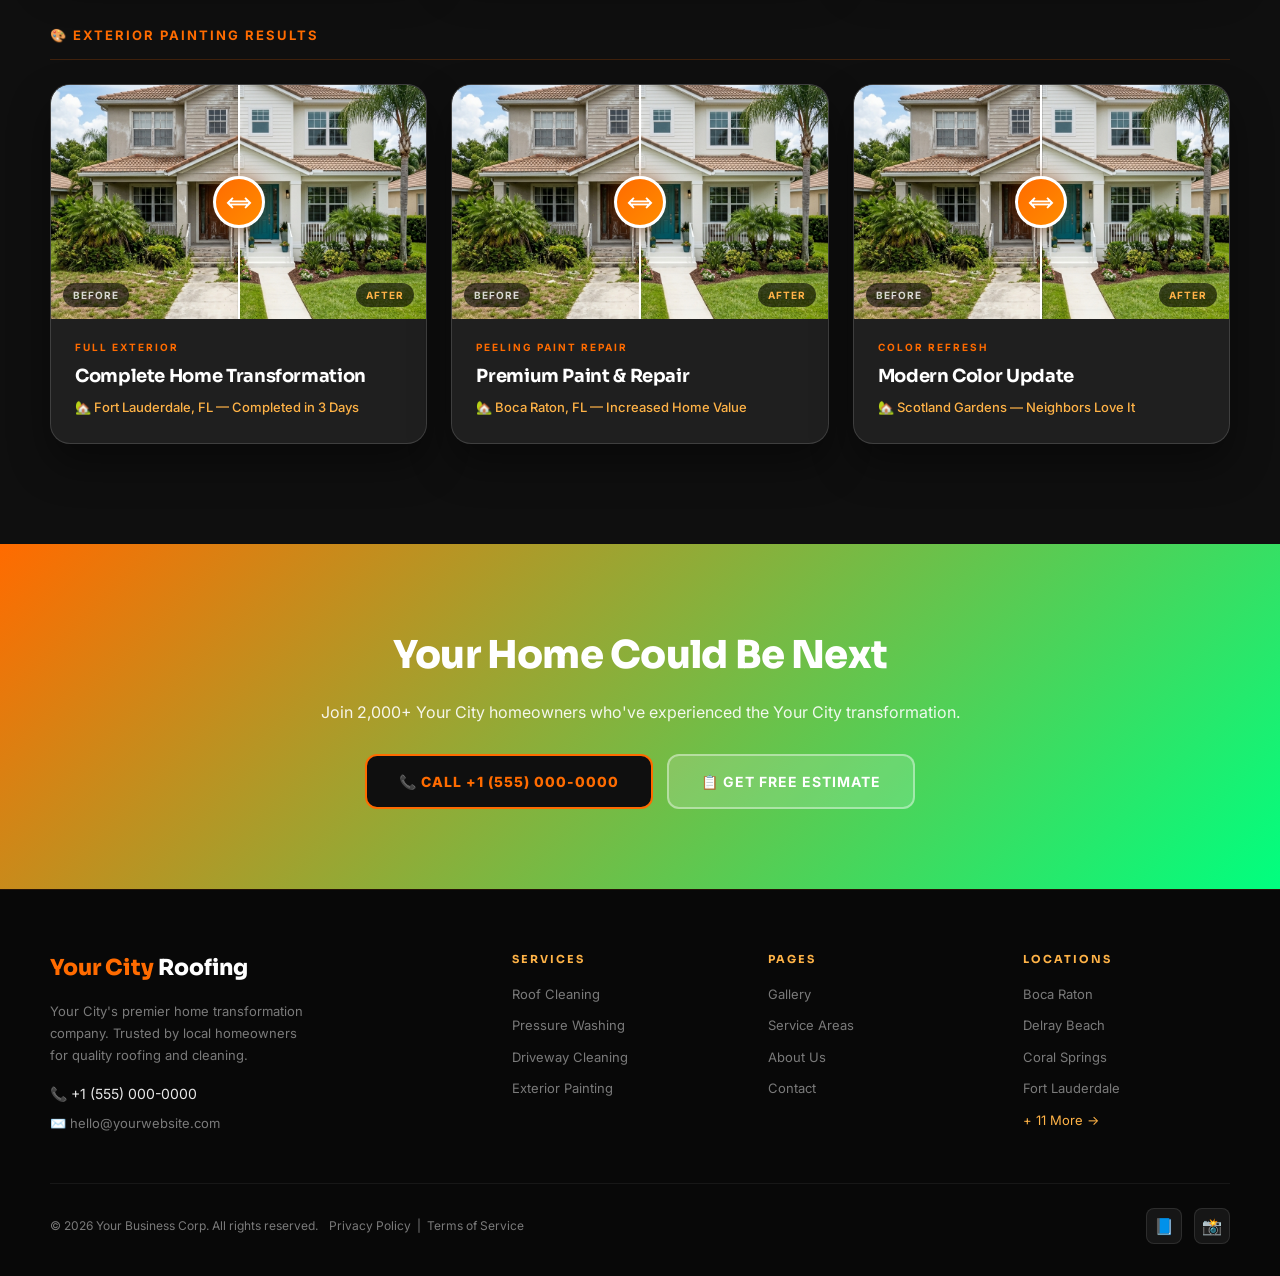
<file: gallery.html>
<!DOCTYPE html>
<html lang="en">
<head>
  <meta charset="UTF-8"/><meta name="viewport" content="width=device-width,initial-scale=1"/>
  <title>Transformation Gallery | Your Business | Before & After Results</title>
  <meta name="description" content="See Your Business's stunning before & after transformations. Roof cleaning, repair, and property maintenance results from real homeowners in Your City."/>
  <link rel="stylesheet" href="css/style.css"/>
  <style>
    .gallery-grid{display:grid;grid-template-columns:repeat(3,1fr);gap:24px}
    @media(max-width:768px){.gallery-grid{grid-template-columns:1fr}}
    @media(max-width:1024px) and (min-width:769px){.gallery-grid{grid-template-columns:repeat(2,1fr)}}
    .gallery-section-label{font-size:13px;font-weight:700;letter-spacing:2px;text-transform:uppercase;color:var(--red);margin-bottom:24px;padding-bottom:12px;border-bottom:1px solid rgba(255,107,0,.2)}
  </style>
</head>
<body>
<nav id="navbar"><div class="nav-inner">
  <a href="index.html" class="nav-logo"><span>Your City</span> General Services</a>
  <div class="nav-links">
    <a href="index.html" class="nav-link">Home</a>
    <div class="nav-dropdown"><a href="services/roof-cleaning.html" class="nav-link">Services ▾</a>
      <div class="nav-dropdown-menu">
        <a href="services/roof-cleaning.html" class="nav-dropdown-item">🏠 Roof Cleaning</a>
        <a href="services/pressure-washing.html" class="nav-dropdown-item">💧 Pressure Washing</a>
        <a href="services/driveway-cleaning.html" class="nav-dropdown-item">🛣️ Driveway Cleaning</a>
        <a href="services/exterior-painting.html" class="nav-dropdown-item">🎨 Painting</a>
      </div>
    </div>
    <a href="gallery.html" class="nav-link active">Gallery</a>
    <a href="service-areas.html" class="nav-link">Service Areas</a>
    <a href="about.html" class="nav-link">About</a>
    <a href="contact.html" class="nav-link">Contact</a>
  </div>
    <a href="tel:01414827035" class="nav-cta">📞 +1 (555) 000-0000</a>
  <div class="nav-mobile-toggle" id="nav-toggle"><span></span><span></span><span></span></div>
</div></nav>
<div class="mobile-nav" id="mobile-nav"><button class="mobile-nav-close" id="mobile-close">✕</button>
  <a href="index.html" class="mobile-nav-link">Home</a><a href="services/roof-cleaning.html" class="mobile-nav-link">Services</a>
  <a href="gallery.html" class="mobile-nav-link">Gallery</a><a href="service-areas.html" class="mobile-nav-link">Service Areas</a>
  <a href="about.html" class="mobile-nav-link">About</a><a href="contact.html" class="mobile-nav-link">Contact</a>
  <a href="tel:01414827035" class="btn btn-primary btn-lg" style="margin-top:16px">📞 Call Now</a>
</div>

<section class="page-hero">
  <div class="page-hero-orb page-hero-orb-1" aria-hidden="true"></div>
  <div class="page-hero-orb page-hero-orb-2" aria-hidden="true"></div>
  <div class="container"><div class="page-hero-content">
    <div class="breadcrumb"><a href="index.html">Home</a><span class="breadcrumb-sep">/</span><span>Gallery</span></div>
    <div class="page-hero-badge">📸 Real Transformations</div>
    <h1>See the <span class="gradient-text">Your Business Difference</span></h1>
    <p>Every slider tells a real story. Drag to reveal the stunning before &amp; after results from homeowners across Your City.</p>
  </div></div>
</section>

<section class="section" style="background:var(--bg)">
  <div class="container">
    <!-- FILTER -->
    <div class="gallery-filter reveal">
      <button class="filter-btn active" data-filter="all">All Services</button>
      <button class="filter-btn" data-filter="roof">🏠 Roof Cleaning</button>
      <button class="filter-btn" data-filter="driveway">🛣️ Driveway</button>
      <button class="filter-btn" data-filter="painting">🎨 Painting</button>
      <button class="filter-btn" data-filter="pressure">💧 Pressure Washing</button>
    </div>

    <!-- ROOF CLEANING -->
    <div class="reveal"><div class="gallery-section-label">🏠 Roof Cleaning Results</div></div>
    <div class="gallery-grid" style="margin-bottom:60px">
      <article class="ba-card reveal stagger-1" data-category="roof">
        <div class="ba-slider-wrap" data-slider>
          <img class="ba-img ba-before-img" src="images/roof-before.jpg" alt="Dirty, mold-covered roof before cleaning"/>
          <img class="ba-img ba-after-img" src="images/roof-after.jpg" alt="Clean, pristine roof after Your City soft-wash"/>
          <div class="ba-divider"></div><div class="ba-handle">⟺</div>
          <div class="ba-label-before">BEFORE</div><div class="ba-label-after">AFTER</div>
        </div>
        <div class="ba-info"><div class="ba-tag">Soft-Wash Cleaning</div><h3 class="ba-title">Shingle Roof Restoration</h3><p class="ba-stat">✨ Boca Raton, FL — Added 15+ Years Life</p></div>
      </article>
      <article class="ba-card reveal stagger-2" data-category="roof">
        <div class="ba-slider-wrap" data-slider>
          <img class="ba-img ba-before-img" src="images/roof-before.jpg" alt="Algae-covered tile roof before cleaning"/>
          <img class="ba-img ba-after-img" src="images/roof-after.jpg" alt="Sparkling tile roof after Your City treatment"/>
          <div class="ba-divider"></div><div class="ba-handle">⟺</div>
          <div class="ba-label-before">BEFORE</div><div class="ba-label-after">AFTER</div>
        </div>
        <div class="ba-info"><div class="ba-tag">Tile Roof</div><h3 class="ba-title">Algae &amp; Mold Elimination</h3><p class="ba-stat">✨ Coral Springs, FL — 100% Algae Removed</p></div>
      </article>
      <article class="ba-card reveal stagger-3" data-category="roof">
        <div class="ba-slider-wrap" data-slider>
          <img class="ba-img ba-before-img" src="images/roof-before.jpg" alt="Stained flat roof before cleaning"/>
          <img class="ba-img ba-after-img" src="images/roof-after.jpg" alt="Clean flat roof after Your City service"/>
          <div class="ba-divider"></div><div class="ba-handle">⟺</div>
          <div class="ba-label-before">BEFORE</div><div class="ba-label-after">AFTER</div>
        </div>
        <div class="ba-info"><div class="ba-tag">Flat Roof Clean</div><h3 class="ba-title">Flat Roof Deep Clean</h3><p class="ba-stat">✨ Parkland, FL — Like New Condition</p></div>
      </article>
    </div>

    <!-- DRIVEWAY -->
    <div class="reveal"><div class="gallery-section-label">🛣️ Driveway &amp; Patio Cleaning</div></div>
    <div class="gallery-grid" style="margin-bottom:60px">
      <article class="ba-card reveal stagger-1" data-category="driveway">
        <div class="ba-slider-wrap" data-slider>
          <img class="ba-img ba-before-img" src="images/driveway-before.jpg" alt="Heavily stained driveway before pressure washing"/>
          <img class="ba-img ba-after-img" src="images/driveway-after.jpg" alt="Pristine driveway after Your City pressure washing"/>
          <div class="ba-divider"></div><div class="ba-handle">⟺</div>
          <div class="ba-label-before">BEFORE</div><div class="ba-label-after">AFTER</div>
        </div>
        <div class="ba-info"><div class="ba-tag">Concrete Driveway</div><h3 class="ba-title">Oil &amp; Stain Removal</h3><p class="ba-stat">⚡ Delray Beach, FL — Completed in 2 Hours</p></div>
      </article>
      <article class="ba-card reveal stagger-2" data-category="pressure">
        <div class="ba-slider-wrap" data-slider>
          <img class="ba-img ba-before-img" src="images/driveway-before.jpg" alt="Grimy patio pavers before cleaning"/>
          <img class="ba-img ba-after-img" src="images/driveway-after.jpg" alt="Beautiful clean patio pavers after Your City"/>
          <div class="ba-divider"></div><div class="ba-handle">⟺</div>
          <div class="ba-label-before">BEFORE</div><div class="ba-label-after">AFTER</div>
        </div>
        <div class="ba-info"><div class="ba-tag">Pool Deck &amp; Patio</div><h3 class="ba-title">Paver Patio Restoration</h3><p class="ba-stat">⚡ Weston, FL — Ready to Entertain Again</p></div>
      </article>
      <article class="ba-card reveal stagger-3" data-category="driveway">
        <div class="ba-slider-wrap" data-slider>
          <img class="ba-img ba-before-img" src="images/driveway-before.jpg" alt="Stained sidewalk before pressure washing"/>
          <img class="ba-img ba-after-img" src="images/driveway-after.jpg" alt="Clean sidewalk after Your City pressure washing"/>
          <div class="ba-divider"></div><div class="ba-handle">⟺</div>
          <div class="ba-label-before">BEFORE</div><div class="ba-label-after">AFTER</div>
        </div>
        <div class="ba-info"><div class="ba-tag">Walkway &amp; Sidewalk</div><h3 class="ba-title">Sidewalk Deep Clean</h3><p class="ba-stat">⚡ Pompano Beach, FL — Instant Results</p></div>
      </article>
    </div>

    <!-- PAINTING -->
    <div class="reveal"><div class="gallery-section-label">🎨 Exterior Painting Results</div></div>
    <div class="gallery-grid">
      <article class="ba-card reveal stagger-1" data-category="painting">
        <div class="ba-slider-wrap" data-slider>
          <img class="ba-img ba-before-img" src="images/painting-before.jpg" alt="Faded, weathered exterior before painting"/>
          <img class="ba-img ba-after-img" src="images/painting-after.jpg" alt="Beautifully painted exterior after Your City"/>
          <div class="ba-divider"></div><div class="ba-handle">⟺</div>
          <div class="ba-label-before">BEFORE</div><div class="ba-label-after">AFTER</div>
        </div>
        <div class="ba-info"><div class="ba-tag">Full Exterior</div><h3 class="ba-title">Complete Home Transformation</h3><p class="ba-stat">🏡 Fort Lauderdale, FL — Completed in 3 Days</p></div>
      </article>
      <article class="ba-card reveal stagger-2" data-category="painting">
        <div class="ba-slider-wrap" data-slider>
          <img class="ba-img ba-before-img" src="images/painting-before.jpg" alt="Peeling, old paint on house before painting"/>
          <img class="ba-img ba-after-img" src="images/painting-after.jpg" alt="Fresh premium paint on house after Your City"/>
          <div class="ba-divider"></div><div class="ba-handle">⟺</div>
          <div class="ba-label-before">BEFORE</div><div class="ba-label-after">AFTER</div>
        </div>
        <div class="ba-info"><div class="ba-tag">Peeling Paint Repair</div><h3 class="ba-title">Premium Paint &amp; Repair</h3><p class="ba-stat">🏡 Boca Raton, FL — Increased Home Value</p></div>
      </article>
      <article class="ba-card reveal stagger-3" data-category="painting">
        <div class="ba-slider-wrap" data-slider>
          <img class="ba-img ba-before-img" src="images/painting-before.jpg" alt="Dull exterior before color update"/>
          <img class="ba-img ba-after-img" src="images/painting-after.jpg" alt="Vibrant refreshed exterior after Your City painting"/>
          <div class="ba-divider"></div><div class="ba-handle">⟺</div>
          <div class="ba-label-before">BEFORE</div><div class="ba-label-after">AFTER</div>
        </div>
        <div class="ba-info"><div class="ba-tag">Color Refresh</div><h3 class="ba-title">Modern Color Update</h3><p class="ba-stat">🏡 Scotland Gardens — Neighbors Love It</p></div>
      </article>
    </div>
  </div>
</section>

<div style="background:linear-gradient(135deg,#FF6B00,#00FF7F);padding:80px 40px;text-align:center">
  <h2 style="font-family:'Sora',sans-serif;font-size:clamp(24px,3vw,40px);color:white;margin-bottom:12px;font-weight:800">Your Home Could Be Next</h2>
  <p style="color:rgba(255,255,255,.9);font-size:16px;margin-bottom:28px">Join 2,000+ Your City homeowners who've experienced the Your City transformation.</p>
  <div style="display:flex;gap:14px;justify-content:center;flex-wrap:wrap">
    <a href="tel:01414827035" style="background:#0F0F0F;color:var(--red);border:2px solid var(--red);padding:14px 32px;border-radius:12px;font-size:14px;font-weight:800;letter-spacing:1px;text-transform:uppercase;display:inline-flex;align-items:center;gap:8px">📞 CALL +1 (555) 000-0000</a>
    <a href="contact.html" style="background:rgba(255,255,255,.15);color:white;border:2px solid rgba(255,255,255,.4);padding:14px 32px;border-radius:12px;font-size:14px;font-weight:700;letter-spacing:1px;text-transform:uppercase;display:inline-flex;align-items:center;gap:8px">📋 GET FREE ESTIMATE</a>
  </div>
</div>
<footer style="background:#080808;border-top:1px solid rgba(255,107,0,.12);padding:60px 0 32px" role="contentinfo">
  <div class="container">
    <div class="footer-grid">
      <div>
        <div style="font-family:'Sora',sans-serif;font-size:22px;font-weight:800;margin-bottom:14px"><span style="color:var(--red)">Your City</span> Roofing</div>
        <p style="font-size:13px;color:var(--gray);max-width:260px;line-height:1.7;margin-bottom:16px">Your City's premier home transformation company. Trusted by local homeowners for quality roofing and cleaning.</p>
        <a href="tel:01414827035" style="display:block;font-size:14px;color:var(--light);margin-bottom:8px">📞 +1 (555) 000-0000</a>
        <a href="mailto:hello@yourwebsite.com" style="display:block;font-size:13px;color:var(--gray)">✉️ hello@yourwebsite.com</a>
      </div>
      <div>
        <h5 style="font-size:11px;font-weight:700;letter-spacing:2px;text-transform:uppercase;color:var(--copper);margin-bottom:16px">Services</h5>
        <div style="display:flex;flex-direction:column;gap:10px">
          <a href="services/roof-cleaning.html" style="font-size:13px;color:var(--gray);transition:color .2s" onmouseover="this.style.color='white'" onmouseout="this.style.color='var(--gray)'">Roof Cleaning</a>
          <a href="services/pressure-washing.html" style="font-size:13px;color:var(--gray);transition:color .2s" onmouseover="this.style.color='white'" onmouseout="this.style.color='var(--gray)'">Pressure Washing</a>
          <a href="services/driveway-cleaning.html" style="font-size:13px;color:var(--gray);transition:color .2s" onmouseover="this.style.color='white'" onmouseout="this.style.color='var(--gray)'">Driveway Cleaning</a>
          <a href="services/exterior-painting.html" style="font-size:13px;color:var(--gray);transition:color .2s" onmouseover="this.style.color='white'" onmouseout="this.style.color='var(--gray)'">Exterior Painting</a>
        </div>
      </div>
      <div>
        <h5 style="font-size:11px;font-weight:700;letter-spacing:2px;text-transform:uppercase;color:var(--copper);margin-bottom:16px">Pages</h5>
        <div style="display:flex;flex-direction:column;gap:10px">
          <a href="gallery.html" style="font-size:13px;color:var(--gray);transition:color .2s" onmouseover="this.style.color='white'" onmouseout="this.style.color='var(--gray)'">Gallery</a>
          <a href="service-areas.html" style="font-size:13px;color:var(--gray);transition:color .2s" onmouseover="this.style.color='white'" onmouseout="this.style.color='var(--gray)'">Service Areas</a>
          <a href="about.html" style="font-size:13px;color:var(--gray);transition:color .2s" onmouseover="this.style.color='white'" onmouseout="this.style.color='var(--gray)'">About Us</a>
          <a href="contact.html" style="font-size:13px;color:var(--gray);transition:color .2s" onmouseover="this.style.color='white'" onmouseout="this.style.color='var(--gray)'">Contact</a>
        </div>
      </div>
      <div>
        <h5 style="font-size:11px;font-weight:700;letter-spacing:2px;text-transform:uppercase;color:var(--copper);margin-bottom:16px">Locations</h5>
        <div style="display:flex;flex-direction:column;gap:10px">
          <a href="service-areas.html" style="font-size:13px;color:var(--gray)">Boca Raton</a>
          <a href="service-areas.html" style="font-size:13px;color:var(--gray)">Delray Beach</a>
          <a href="service-areas.html" style="font-size:13px;color:var(--gray)">Coral Springs</a>
          <a href="service-areas.html" style="font-size:13px;color:var(--gray)">Fort Lauderdale</a>
          <a href="service-areas.html" style="font-size:13px;color:var(--gray);color:var(--copper)">+ 11 More →</a>
        </div>
      </div>
    </div>
    <div style="border-top:1px solid rgba(255,255,255,.06);padding-top:24px;display:flex;justify-content:space-between;align-items:center;flex-wrap:wrap;gap:12px">
      <p style="font-size:12px;color:var(--gray)">© 2026 Your Business Corp. All rights reserved. <span style="margin-left:8px"><a href="privacy-policy.html" style="transition:color .2s" onmouseover="this.style.color='white'" onmouseout="this.style.color=''">Privacy Policy</a> &nbsp;|&nbsp; <a href="terms.html" style="transition:color .2s" onmouseover="this.style.color='white'" onmouseout="this.style.color=''">Terms of Service</a></span></p>
      <div style="display:flex;gap:12px">
        <a href="#" style="width:36px;height:36px;border-radius:8px;background:rgba(255,255,255,.06);border:1px solid rgba(255,255,255,.1);display:flex;align-items:center;justify-content:center;font-size:16px;transition:all .25s" aria-label="Facebook" onmouseover="this.style.background='var(--red)'" onmouseout="this.style.background='rgba(255,255,255,.06)'">📘</a>
        <a href="#" target="_blank" rel="noopener noreferrer" style="width:36px;height:36px;border-radius:8px;background:rgba(255,255,255,.06);border:1px solid rgba(255,255,255,.1);display:flex;align-items:center;justify-content:center;font-size:16px;transition:all .25s" aria-label="Follow Your City on Instagram" onmouseover="this.style.background='var(--red)'" onmouseout="this.style.background='rgba(255,255,255,.06)'">📸</a>
      </div>
    </div>
  </div>
</footer>
<a href="tel:01414827035" id="sticky-call" aria-label="Call Your Business">📞</a>
<a href="https://wa.me/01414827035?text=Hello!%20I%20would%20like%20to%20get%20a%20free%20estimate." id="whatsapp-btn" aria-label="WhatsApp" target="_blank">💬</a>
<script src="js/main.js"></script>
</body></html>
</file>
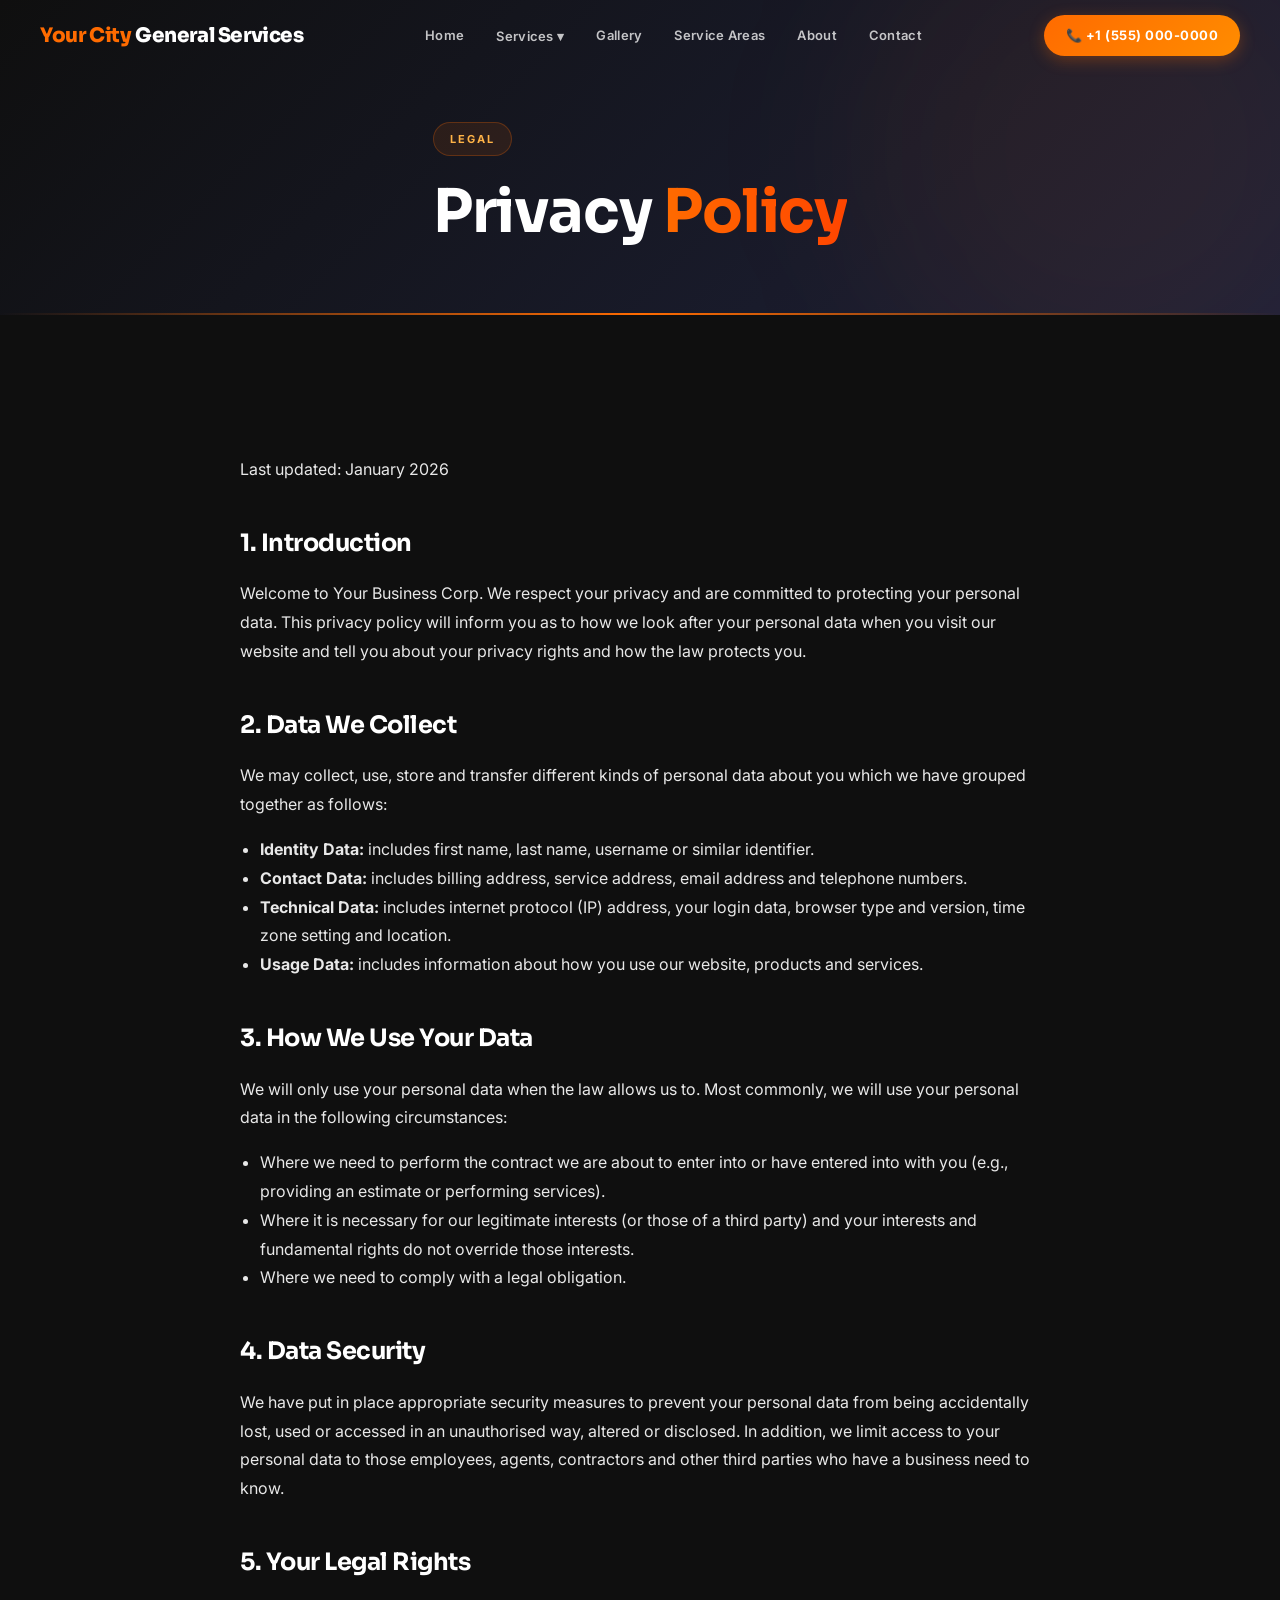
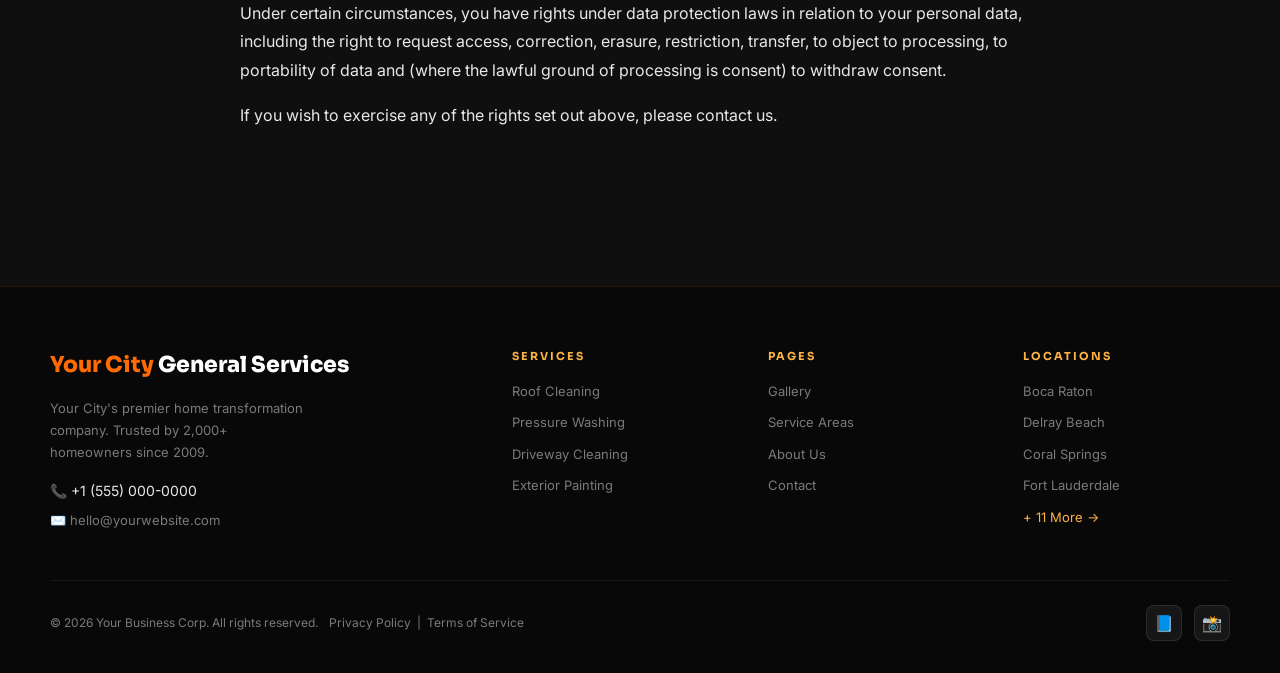
<file: privacy-policy.html>
<!DOCTYPE html>
<html lang="en">
<head>
  <meta charset="UTF-8"/><meta name="viewport" content="width=device-width,initial-scale=1"/>
  <title>Privacy Policy | Your Business</title>
  <meta name="description" content="Privacy Policy for Your Business."/>
  <link rel="stylesheet" href="css/style.css"/>
  <style>
    .legal-content { max-width: 800px; margin: 0 auto; color: var(--light); padding: 40px 0; }
    .legal-content h2 { margin-top: 40px; margin-bottom: 16px; color: white; }
    .legal-content h3 { margin-top: 24px; margin-bottom: 12px; font-size: 18px; }
    .legal-content p, .legal-content ul { margin-bottom: 16px; line-height: 1.8; }
    .legal-content ul { padding-left: 20px; list-style: disc; }
    .legal-content a { color: var(--copper); text-decoration: underline; }
  </style>
</head>
<body>
<!-- NAV -->
<nav id="navbar"><div class="nav-inner">
  <a href="index.html" class="nav-logo"><span>Your City</span> General Services</a>
  <div class="nav-links">
    <a href="index.html" class="nav-link">Home</a>
    <div class="nav-dropdown"><a href="services/roof-cleaning.html" class="nav-link">Services ▾</a>
      <div class="nav-dropdown-menu">
        <a href="services/roof-cleaning.html" class="nav-dropdown-item">🏠 Roof Cleaning</a>
        <a href="services/pressure-washing.html" class="nav-dropdown-item">💧 Pressure Washing</a>
        <a href="services/driveway-cleaning.html" class="nav-dropdown-item">🛣️ Driveway Cleaning</a>
        <a href="services/exterior-painting.html" class="nav-dropdown-item">🎨 Painting</a>
      </div>
    </div>
    <a href="gallery.html" class="nav-link">Gallery</a>
    <a href="service-areas.html" class="nav-link">Service Areas</a>
    <a href="about.html" class="nav-link">About</a>
    <a href="contact.html" class="nav-link">Contact</a>
  </div>
  <a href="tel:01414827035" class="nav-cta">📞 +1 (555) 000-0000</a>
  <div class="nav-mobile-toggle" id="nav-toggle"><span></span><span></span><span></span></div>
</div></nav>
<div class="mobile-nav" id="mobile-nav"><button class="mobile-nav-close" id="mobile-close">✕</button>
  <a href="index.html" class="mobile-nav-link">Home</a>
  <a href="services/roof-cleaning.html" class="mobile-nav-link">Services</a>
  <a href="gallery.html" class="mobile-nav-link">Gallery</a>
  <a href="service-areas.html" class="mobile-nav-link">Service Areas</a>
  <a href="about.html" class="mobile-nav-link">About</a>
  <a href="contact.html" class="mobile-nav-link">Contact</a>
  <a href="tel:01414827035" class="btn btn-primary btn-lg" style="margin-top:16px">📞 Call Now</a>
</div>

<!-- PAGE HERO -->
<section class="page-hero" style="min-height:35vh">
  <div class="page-hero-orb page-hero-orb-1" aria-hidden="true"></div>
  <div class="container"><div class="page-hero-content">
    <div class="page-hero-badge">Legal</div>
    <h1>Privacy <span class="gradient-text">Policy</span></h1>
  </div></div>
</section>

<!-- CONTENT -->
<section class="section" style="background:var(--bg)">
  <div class="container">
    <div class="legal-content">
      <p>Last updated: January 2026</p>
      
      <h2>1. Introduction</h2>
      <p>Welcome to Your Business Corp. We respect your privacy and are committed to protecting your personal data. This privacy policy will inform you as to how we look after your personal data when you visit our website and tell you about your privacy rights and how the law protects you.</p>

      <h2>2. Data We Collect</h2>
      <p>We may collect, use, store and transfer different kinds of personal data about you which we have grouped together as follows:</p>
      <ul>
        <li><strong>Identity Data:</strong> includes first name, last name, username or similar identifier.</li>
        <li><strong>Contact Data:</strong> includes billing address, service address, email address and telephone numbers.</li>
        <li><strong>Technical Data:</strong> includes internet protocol (IP) address, your login data, browser type and version, time zone setting and location.</li>
        <li><strong>Usage Data:</strong> includes information about how you use our website, products and services.</li>
      </ul>

      <h2>3. How We Use Your Data</h2>
      <p>We will only use your personal data when the law allows us to. Most commonly, we will use your personal data in the following circumstances:</p>
      <ul>
        <li>Where we need to perform the contract we are about to enter into or have entered into with you (e.g., providing an estimate or performing services).</li>
        <li>Where it is necessary for our legitimate interests (or those of a third party) and your interests and fundamental rights do not override those interests.</li>
        <li>Where we need to comply with a legal obligation.</li>
      </ul>

      <h2>4. Data Security</h2>
      <p>We have put in place appropriate security measures to prevent your personal data from being accidentally lost, used or accessed in an unauthorised way, altered or disclosed. In addition, we limit access to your personal data to those employees, agents, contractors and other third parties who have a business need to know.</p>

      <h2>5. Your Legal Rights</h2>
      <p>Under certain circumstances, you have rights under data protection laws in relation to your personal data, including the right to request access, correction, erasure, restriction, transfer, to object to processing, to portability of data and (where the lawful ground of processing is consent) to withdraw consent.</p>
      <p>If you wish to exercise any of the rights set out above, please contact us.</p>
    </div>
  </div>
</section>

<!-- FOOTER -->
<footer style="background:#080808;border-top:1px solid rgba(255,107,0,.12);padding:60px 0 32px" role="contentinfo">
  <div class="container">
    <div class="footer-grid">
      <div>
        <div style="font-family:'Sora',sans-serif;font-size:22px;font-weight:800;margin-bottom:14px"><span style="color:var(--red)">Your City</span> General Services</div>
        <p style="font-size:13px;color:var(--gray);max-width:260px;line-height:1.7;margin-bottom:16px">Your City's premier home transformation company. Trusted by 2,000+ homeowners since 2009.</p>
        <a href="tel:01414827035" style="display:block;font-size:14px;color:var(--light);margin-bottom:8px">📞 +1 (555) 000-0000</a>
        <a href="mailto:hello@yourwebsite.com" style="display:block;font-size:13px;color:var(--gray)">✉️ hello@yourwebsite.com</a>
      </div>
      <div>
        <h5 style="font-size:11px;font-weight:700;letter-spacing:2px;text-transform:uppercase;color:var(--copper);margin-bottom:16px">Services</h5>
        <div style="display:flex;flex-direction:column;gap:10px">
          <a href="services/roof-cleaning.html" style="font-size:13px;color:var(--gray);transition:color .2s" onmouseover="this.style.color='white'" onmouseout="this.style.color='var(--gray)'">Roof Cleaning</a>
          <a href="services/pressure-washing.html" style="font-size:13px;color:var(--gray);transition:color .2s" onmouseover="this.style.color='white'" onmouseout="this.style.color='var(--gray)'">Pressure Washing</a>
          <a href="services/driveway-cleaning.html" style="font-size:13px;color:var(--gray);transition:color .2s" onmouseover="this.style.color='white'" onmouseout="this.style.color='var(--gray)'">Driveway Cleaning</a>
          <a href="services/exterior-painting.html" style="font-size:13px;color:var(--gray);transition:color .2s" onmouseover="this.style.color='white'" onmouseout="this.style.color='var(--gray)'">Exterior Painting</a>
        </div>
      </div>
      <div>
        <h5 style="font-size:11px;font-weight:700;letter-spacing:2px;text-transform:uppercase;color:var(--copper);margin-bottom:16px">Pages</h5>
        <div style="display:flex;flex-direction:column;gap:10px">
          <a href="gallery.html" style="font-size:13px;color:var(--gray);transition:color .2s" onmouseover="this.style.color='white'" onmouseout="this.style.color='var(--gray)'">Gallery</a>
          <a href="service-areas.html" style="font-size:13px;color:var(--gray);transition:color .2s" onmouseover="this.style.color='white'" onmouseout="this.style.color='var(--gray)'">Service Areas</a>
          <a href="about.html" style="font-size:13px;color:var(--gray);transition:color .2s" onmouseover="this.style.color='white'" onmouseout="this.style.color='var(--gray)'">About Us</a>
          <a href="contact.html" style="font-size:13px;color:var(--gray);transition:color .2s" onmouseover="this.style.color='white'" onmouseout="this.style.color='var(--gray)'">Contact</a>
        </div>
      </div>
      <div>
        <h5 style="font-size:11px;font-weight:700;letter-spacing:2px;text-transform:uppercase;color:var(--copper);margin-bottom:16px">Locations</h5>
        <div style="display:flex;flex-direction:column;gap:10px">
          <a href="service-areas.html" style="font-size:13px;color:var(--gray)">Boca Raton</a>
          <a href="service-areas.html" style="font-size:13px;color:var(--gray)">Delray Beach</a>
          <a href="service-areas.html" style="font-size:13px;color:var(--gray)">Coral Springs</a>
          <a href="service-areas.html" style="font-size:13px;color:var(--gray)">Fort Lauderdale</a>
          <a href="service-areas.html" style="font-size:13px;color:var(--gray);color:var(--copper)">+ 11 More →</a>
        </div>
      </div>
    </div>
    <div style="border-top:1px solid rgba(255,255,255,.06);padding-top:24px;display:flex;justify-content:space-between;align-items:center;flex-wrap:wrap;gap:12px">
      <p style="font-size:12px;color:var(--gray)">© 2026 Your Business Corp. All rights reserved. <span style="margin-left:8px"><a href="privacy-policy.html" style="transition:color .2s" onmouseover="this.style.color='white'" onmouseout="this.style.color=''">Privacy Policy</a> &nbsp;|&nbsp; <a href="terms.html" style="transition:color .2s" onmouseover="this.style.color='white'" onmouseout="this.style.color=''">Terms of Service</a></span></p>
      <div style="display:flex;gap:12px">
        <a href="#" style="width:36px;height:36px;border-radius:8px;background:rgba(255,255,255,.06);border:1px solid rgba(255,255,255,.1);display:flex;align-items:center;justify-content:center;font-size:16px;transition:all .25s" aria-label="Facebook" onmouseover="this.style.background='var(--red)'" onmouseout="this.style.background='rgba(255,255,255,.06)'">📘</a>
        <a href="#" target="_blank" rel="noopener noreferrer" style="width:36px;height:36px;border-radius:8px;background:rgba(255,255,255,.06);border:1px solid rgba(255,255,255,.1);display:flex;align-items:center;justify-content:center;font-size:16px;transition:all .25s" aria-label="Follow Your City on Instagram" onmouseover="this.style.background='var(--red)'" onmouseout="this.style.background='rgba(255,255,255,.06)'">📸</a>
      </div>
    </div>
  </div>
</footer>
<a href="tel:01414827035" id="sticky-call" aria-label="Call Your City">📞</a>
<a href="https://wa.me/101414827035?text=Hello!%20I%20would%20like%20to%20get%20a%20free%20estimate." id="whatsapp-btn" aria-label="WhatsApp" target="_blank">💬</a>
<script src="js/main.js"></script>
</body></html>
</file>
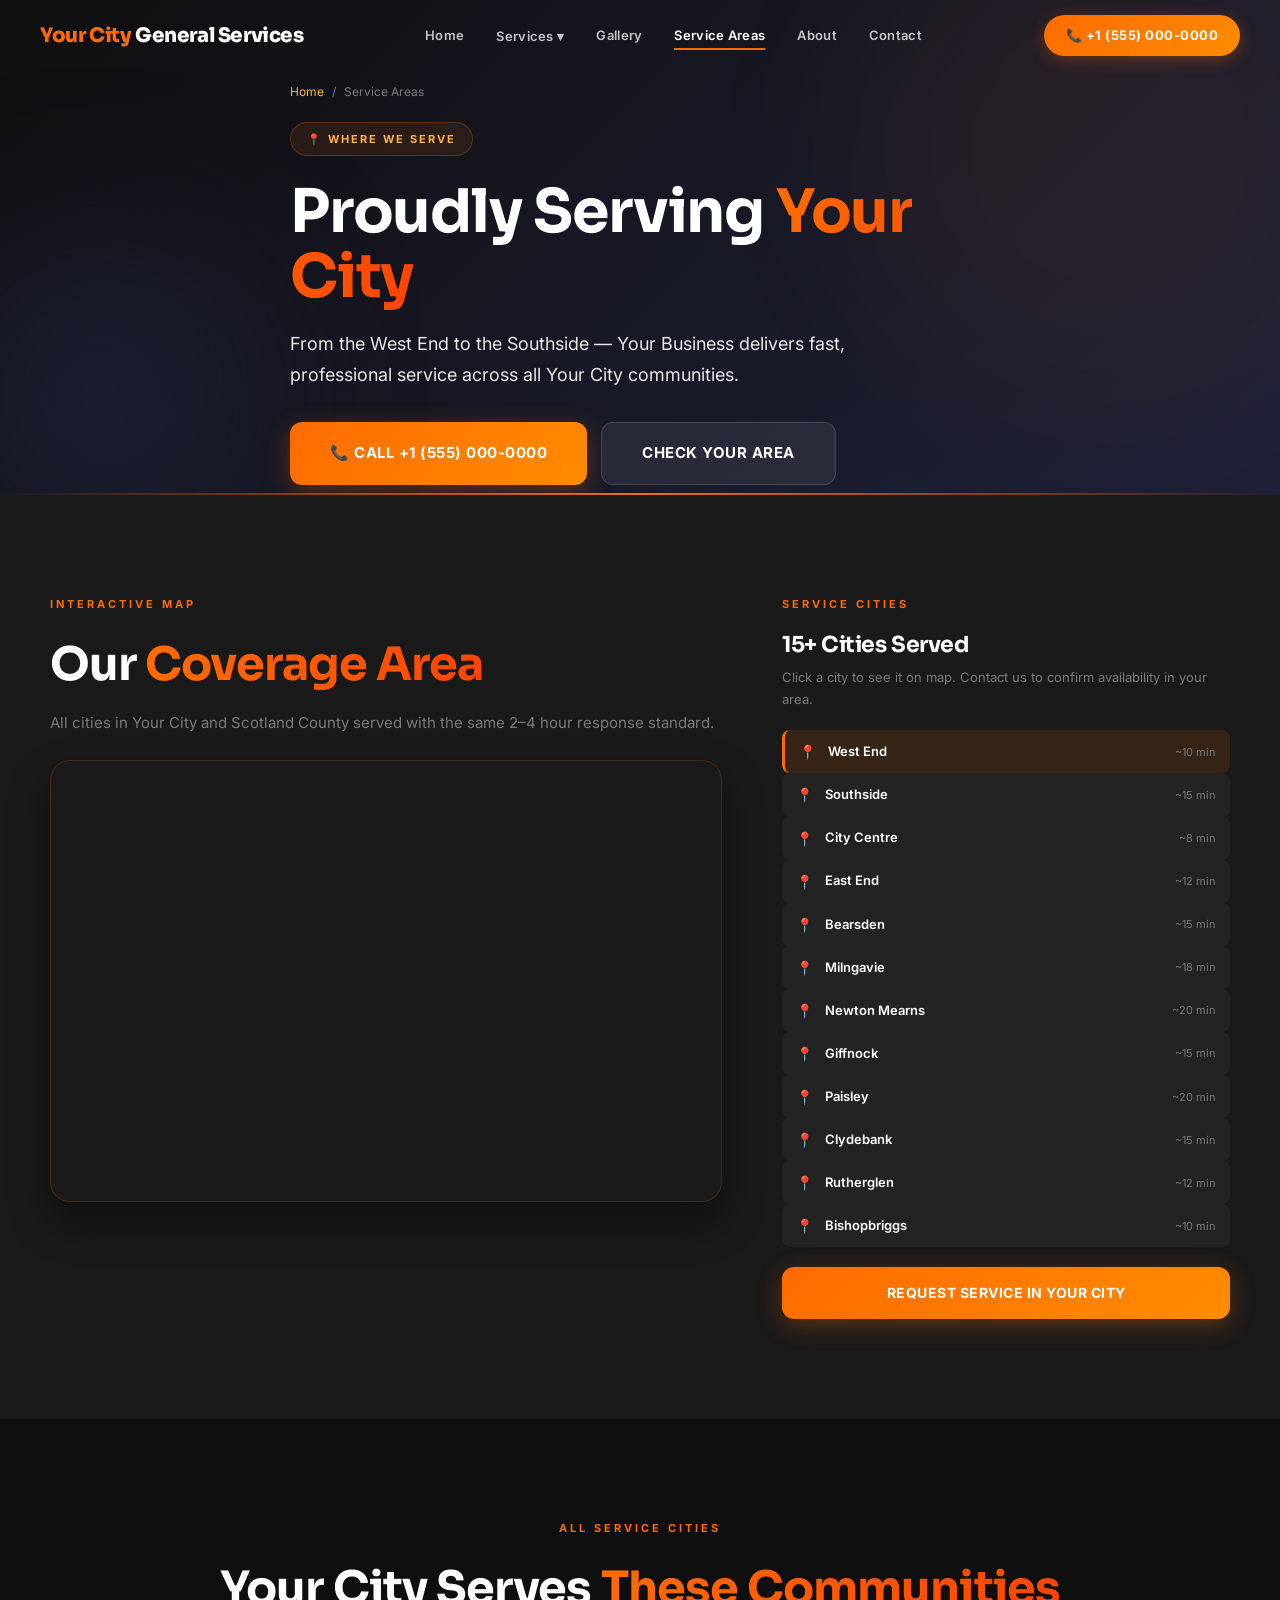
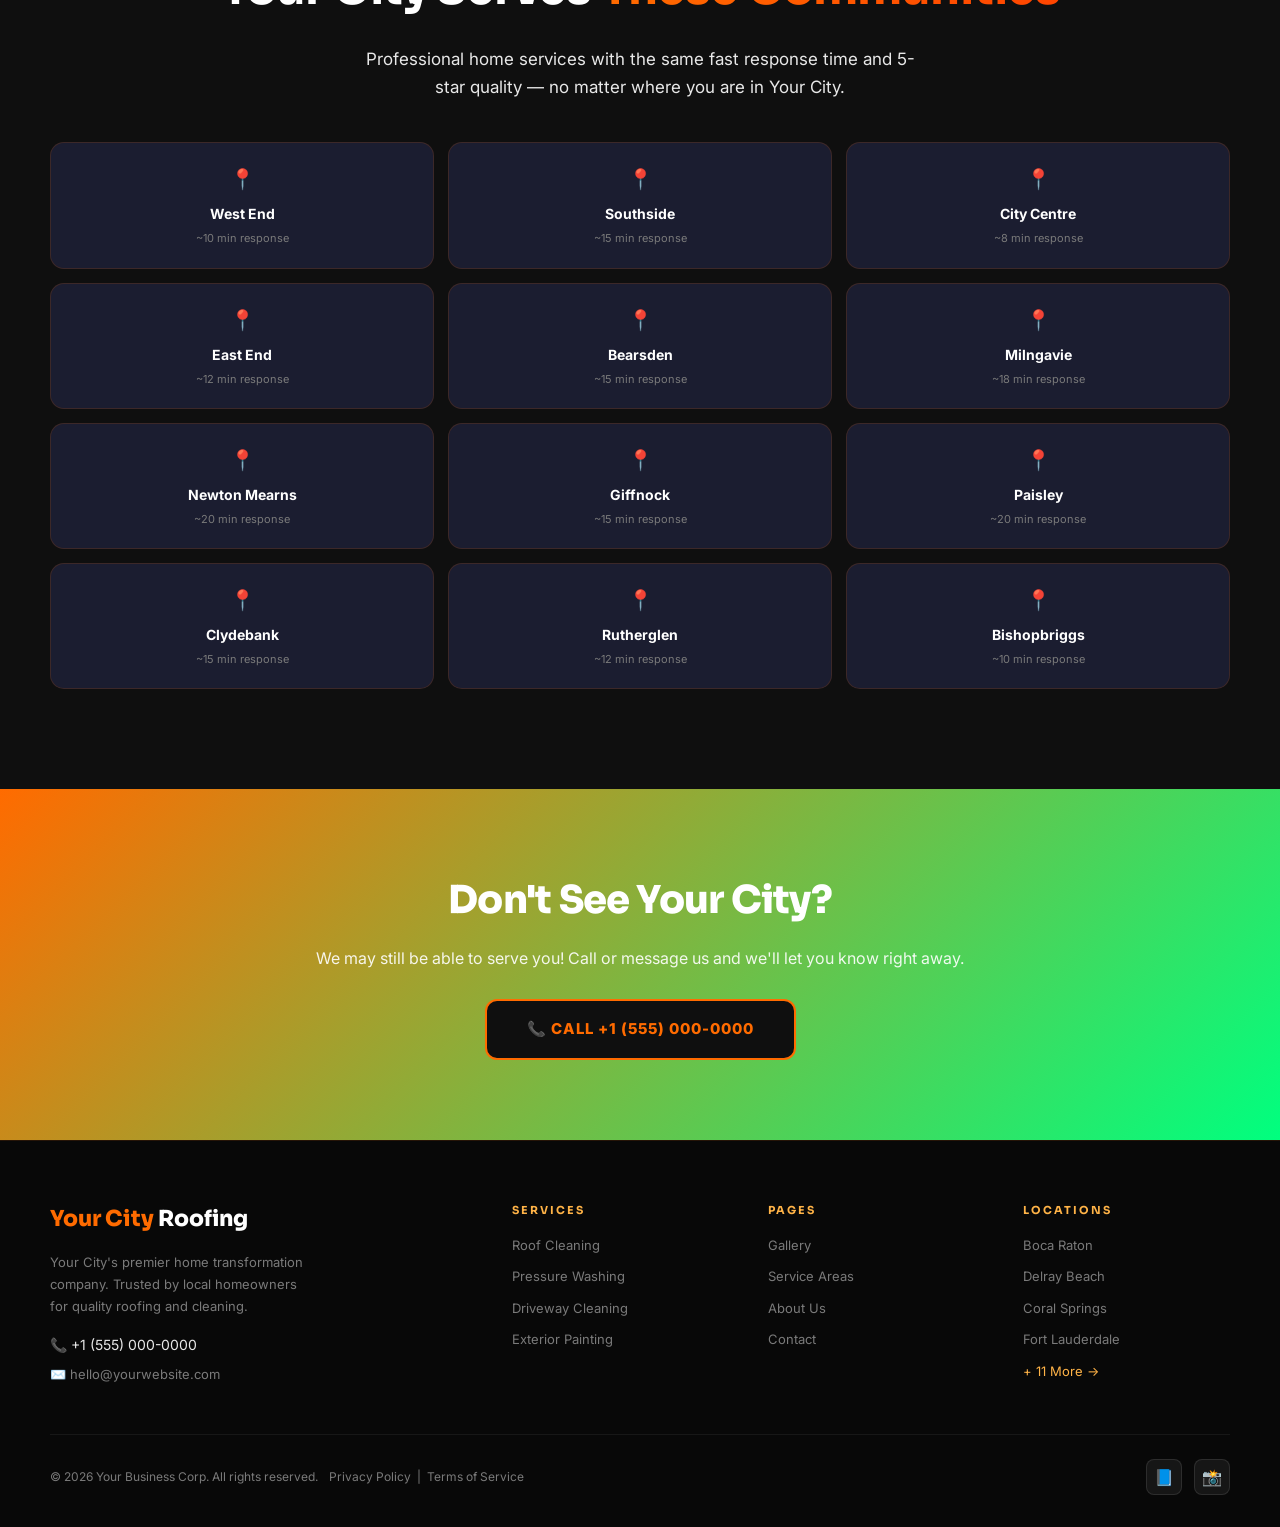
<file: service-areas.html>
<!DOCTYPE html>
<html lang="en">

<head>
  <meta charset="UTF-8" />
  <meta name="viewport" content="width=device-width,initial-scale=1" />
  <title>Service Areas | Your Business | Professional Roofing in Your City</title>
  <meta name="description"
    content="Your Business serves the entire Your City area and surrounding communities. Professional roofing services you can trust. Call +1 (555) 000-0000." />
  <link rel="stylesheet" href="css/style.css" />
  <style>
    .areas-grid {
      display: grid;
      grid-template-columns: 3fr 2fr;
      gap: 60px;
      align-items: start
    }

    .city-grid {
      display: grid;
      grid-template-columns: repeat(3, 1fr);
      gap: 14px;
      margin-top: 40px
    }

    .city-card {
      background: rgba(30, 33, 57, .8);
      border: 1px solid rgba(255, 107, 0, .15);
      border-radius: 14px;
      padding: 20px 16px;
      text-align: center;
      transition: all .3s var(--ease);
      cursor: pointer
    }

    .city-card:hover,
    .city-card.active {
      border-color: rgba(255, 107, 0, .5);
      background: rgba(255, 107, 0, .08);
      transform: translateY(-4px)
    }

    .city-card-name {
      font-size: 14px;
      font-weight: 700;
      margin-bottom: 4px
    }

    .city-card-time {
      font-size: 11px;
      color: var(--gray)
    }

    .coverage-badge {
      display: inline-flex;
      align-items: center;
      gap: 8px;
      background: var(--red-glass);
      border: 1px solid rgba(255, 107, 0, .25);
      border-radius: 30px;
      padding: 8px 18px;
      font-size: 12px;
      font-weight: 600;
      color: var(--copper);
      margin-bottom: 32px
    }

    @media(max-width:1024px) {
      .areas-grid {
        grid-template-columns: 1fr
      }
    }

    @media(max-width:600px) {
      .city-grid {
        grid-template-columns: repeat(2, 1fr)
      }
    }
  </style>
</head>

<body>
  <nav id="navbar">
    <div class="nav-inner">
      <a href="index.html" class="nav-logo"><span>Your City</span> General Services</a>
      <div class="nav-links">
        <a href="index.html" class="nav-link">Home</a>
        <div class="nav-dropdown"><a href="services/roof-cleaning.html" class="nav-link">Services ▾</a>
          <div class="nav-dropdown-menu">
            <a href="services/roof-cleaning.html" class="nav-dropdown-item">🏠 Roof Cleaning</a>
            <a href="services/pressure-washing.html" class="nav-dropdown-item">💧 Pressure Washing</a>
            <a href="services/driveway-cleaning.html" class="nav-dropdown-item">🛣️ Driveway Cleaning</a>
            <a href="services/exterior-painting.html" class="nav-dropdown-item">🎨 Painting</a>
          </div>
        </div>
        <a href="gallery.html" class="nav-link">Gallery</a>
        <a href="service-areas.html" class="nav-link active">Service Areas</a>
        <a href="about.html" class="nav-link">About</a>
        <a href="contact.html" class="nav-link">Contact</a>
      </div>
      <a href="tel:01414827035" class="nav-cta">📞 +1 (555) 000-0000</a>
      <div class="nav-mobile-toggle" id="nav-toggle"><span></span><span></span><span></span></div>
    </div>
  </nav>
  <div class="mobile-nav" id="mobile-nav"><button class="mobile-nav-close" id="mobile-close">✕</button>
    <a href="index.html" class="mobile-nav-link">Home</a><a href="services/roof-cleaning.html"
      class="mobile-nav-link">Services</a>
    <a href="gallery.html" class="mobile-nav-link">Gallery</a><a href="service-areas.html"
      class="mobile-nav-link">Service Areas</a>
    <a href="about.html" class="mobile-nav-link">About</a><a href="contact.html" class="mobile-nav-link">Contact</a>
    <a href="tel:01414827035" class="btn btn-primary btn-lg" style="margin-top:16px">📞 Call Now</a>
  </div>

  <section class="page-hero">
    <div class="page-hero-orb page-hero-orb-1" aria-hidden="true"></div>
    <div class="page-hero-orb page-hero-orb-2" aria-hidden="true"></div>
    <div class="container">
      <div class="page-hero-content">
        <div class="breadcrumb"><a href="index.html">Home</a><span class="breadcrumb-sep">/</span><span>Service
            Areas</span></div>
        <div class="page-hero-badge">📍 Where We Serve</div>
        <h1>Proudly Serving <span class="gradient-text">Your City</span></h1>
        <p>From the West End to the Southside — Your Business delivers fast, professional service across all Your City
          communities.</p>
        <div class="page-hero-ctas">
          <a href="tel:01414827035" class="btn btn-primary btn-lg">📞 CALL +1 (555) 000-0000</a>
          <a href="contact.html" class="btn btn-secondary btn-lg">Check Your Area</a>
        </div>
      </div>
    </div>
  </section>

  <!-- MAP + CITY SIDEBAR -->
  <section class="section" style="background:#1A1A1A">
    <div class="container">
      <div class="areas-grid">
        <div class="reveal-left">
          <span class="section-tag">Interactive Map</span>
          <h2 class="section-title" style="margin-bottom:8px">Our <span class="gradient-text">Coverage Area</span></h2>
          <p style="font-size:15px;color:var(--gray);margin-bottom:24px">All cities in Your City and Scotland County
            served with the same 2–4 hour response standard.</p>
          <div class="map-container">
            <iframe
              src="https://www.google.com/maps/embed?pb=!1m18!1m12!1m3!1d15712993.008533638!2d-103.52870269725352!3d40.631192255293556!2m3!1f0!2f0!3f0!3m2!1i1024!2i768!4f13.1!3m3!1m2!1s0x54eab584e432360b%3A0x1c3bb99243deb742!2sUnited%20States!5e1!3m2!1sen!2sin!4v1777198989375!5m2!1sen!2sin"
              width="600" height="450" style="border:0;" allowfullscreen="" loading="lazy"
              referrerpolicy="no-referrer-when-downgrade"></iframe>

          </div>
        </div>
        <div class="reveal-right">
          <span class="section-tag">Service Cities</span>
          <h3 style="font-size:22px;font-weight:700;margin-bottom:4px">15+ Cities Served</h3>
          <p style="font-size:13px;color:var(--gray);margin-bottom:20px">Click a city to see it on map. Contact us to
            confirm availability in your area.</p>
          <nav class="city-list" aria-label="Cities served">
            <div class="city-item active" tabindex="0" role="button"><span style="font-size:14px">📍</span><span
                class="city-name">West End</span><span class="city-time">~10 min</span></div>
            <div class="city-item" tabindex="0" role="button"><span style="font-size:14px">📍</span><span
                class="city-name">Southside</span><span class="city-time">~15 min</span></div>
            <div class="city-item" tabindex="0" role="button"><span style="font-size:14px">📍</span><span
                class="city-name">City Centre</span><span class="city-time">~8 min</span></div>
            <div class="city-item" tabindex="0" role="button"><span style="font-size:14px">📍</span><span
                class="city-name">East End</span><span class="city-time">~12 min</span></div>
            <div class="city-item" tabindex="0" role="button"><span style="font-size:14px">📍</span><span
                class="city-name">Bearsden</span><span class="city-time">~15 min</span></div>
            <div class="city-item" tabindex="0" role="button"><span style="font-size:14px">📍</span><span
                class="city-name">Milngavie</span><span class="city-time">~18 min</span></div>
            <div class="city-item" tabindex="0" role="button"><span style="font-size:14px">📍</span><span
                class="city-name">Newton Mearns</span><span class="city-time">~20 min</span></div>
            <div class="city-item" tabindex="0" role="button"><span style="font-size:14px">📍</span><span
                class="city-name">Giffnock</span><span class="city-time">~15 min</span></div>
            <div class="city-item" tabindex="0" role="button"><span style="font-size:14px">📍</span><span
                class="city-name">Paisley</span><span class="city-time">~20 min</span></div>
            <div class="city-item" tabindex="0" role="button"><span style="font-size:14px">📍</span><span
                class="city-name">Clydebank</span><span class="city-time">~15 min</span></div>
            <div class="city-item" tabindex="0" role="button"><span style="font-size:14px">📍</span><span
                class="city-name">Rutherglen</span><span class="city-time">~12 min</span></div>
            <div class="city-item" tabindex="0" role="button"><span style="font-size:14px">📍</span><span
                class="city-name">Bishopbriggs</span><span class="city-time">~10 min</span></div>
          </nav>
          <a href="contact.html" class="btn btn-primary btn-full" style="margin-top:20px">Request Service In Your
            City</a>
        </div>
      </div>
    </div>
  </section>

  <!-- CITIES CARD GRID -->
  <section class="section" style="background:var(--bg)">
    <div class="container">
      <div class="center reveal">
        <span class="section-tag">All Service Cities</span>
        <h2 class="section-title">Your City Serves <span class="gradient-text">These Communities</span></h2>
        <p class="section-subtitle">Professional home services with the same fast response time and 5-star quality — no
          matter where you are in Your City.</p>
      </div>
      <div class="city-grid">

        <div class="city-card reveal stagger-1">
          <div style="font-size:20px;margin-bottom:6px">📍</div>
          <div class="city-card-name">West End</div>
          <div class="city-card-time">~10 min response</div>
        </div>
        <div class="city-card reveal stagger-2">
          <div style="font-size:20px;margin-bottom:6px">📍</div>
          <div class="city-card-name">Southside</div>
          <div class="city-card-time">~15 min response</div>
        </div>
        <div class="city-card reveal stagger-3">
          <div style="font-size:20px;margin-bottom:6px">📍</div>
          <div class="city-card-name">City Centre</div>
          <div class="city-card-time">~8 min response</div>
        </div>
        <div class="city-card reveal">
          <div style="font-size:20px;margin-bottom:6px">📍</div>
          <div class="city-card-name">East End</div>
          <div class="city-card-time">~12 min response</div>
        </div>
        <div class="city-card reveal">
          <div style="font-size:20px;margin-bottom:6px">📍</div>
          <div class="city-card-name">Bearsden</div>
          <div class="city-card-time">~15 min response</div>
        </div>
        <div class="city-card reveal">
          <div style="font-size:20px;margin-bottom:6px">📍</div>
          <div class="city-card-name">Milngavie</div>
          <div class="city-card-time">~18 min response</div>
        </div>
        <div class="city-card reveal">
          <div style="font-size:20px;margin-bottom:6px">📍</div>
          <div class="city-card-name">Newton Mearns</div>
          <div class="city-card-time">~20 min response</div>
        </div>
        <div class="city-card reveal">
          <div style="font-size:20px;margin-bottom:6px">📍</div>
          <div class="city-card-name">Giffnock</div>
          <div class="city-card-time">~15 min response</div>
        </div>
        <div class="city-card reveal">
          <div style="font-size:20px;margin-bottom:6px">📍</div>
          <div class="city-card-name">Paisley</div>
          <div class="city-card-time">~20 min response</div>
        </div>
        <div class="city-card reveal">
          <div style="font-size:20px;margin-bottom:6px">📍</div>
          <div class="city-card-name">Clydebank</div>
          <div class="city-card-time">~15 min response</div>
        </div>
        <div class="city-card reveal">
          <div style="font-size:20px;margin-bottom:6px">📍</div>
          <div class="city-card-name">Rutherglen</div>
          <div class="city-card-time">~12 min response</div>
        </div>
        <div class="city-card reveal">
          <div style="font-size:20px;margin-bottom:6px">📍</div>
          <div class="city-card-name">Bishopbriggs</div>
          <div class="city-card-time">~10 min response</div>
        </div>
      </div>
    </div>
  </section>

  <div style="background:linear-gradient(135deg,#FF6B00,#00FF7F);padding:80px 40px;text-align:center">
    <h2
      style="font-family:'Sora',sans-serif;font-size:clamp(24px,3vw,40px);color:white;margin-bottom:12px;font-weight:800">
      Don't See Your City?</h2>
    <p style="color:rgba(255,255,255,.9);font-size:16px;margin-bottom:28px">We may still be able to serve you! Call or
      message us and we'll let you know right away.</p>
    <a href="tel:01414827035"
      style="background:#0F0F0F;color:var(--red);border:2px solid var(--red);padding:16px 40px;border-radius:12px;font-size:15px;font-weight:800;letter-spacing:1px;text-transform:uppercase;display:inline-flex;align-items:center;gap:10px">📞
      CALL +1 (555) 000-0000</a>
  </div>
  <footer style="background:#080808;border-top:1px solid rgba(255,107,0,.12);padding:60px 0 32px" role="contentinfo">
    <div class="container">
      <div class="footer-grid">
        <div>
          <div style="font-family:'Sora',sans-serif;font-size:22px;font-weight:800;margin-bottom:14px"><span
              style="color:var(--red)">Your City</span> Roofing</div>
          <p style="font-size:13px;color:var(--gray);max-width:260px;line-height:1.7;margin-bottom:16px">Your City's
            premier home transformation company. Trusted by local homeowners for quality roofing and cleaning.</p>
          <a href="tel:01414827035" style="display:block;font-size:14px;color:var(--light);margin-bottom:8px">📞 +1
            (555) 000-0000</a>
          <a href="mailto:hello@yourwebsite.com" style="display:block;font-size:13px;color:var(--gray)">✉️
            hello@yourwebsite.com</a>
        </div>
        <div>
          <h5
            style="font-size:11px;font-weight:700;letter-spacing:2px;text-transform:uppercase;color:var(--copper);margin-bottom:16px">
            Services</h5>
          <div style="display:flex;flex-direction:column;gap:10px">
            <a href="services/roof-cleaning.html" style="font-size:13px;color:var(--gray);transition:color .2s"
              onmouseover="this.style.color='white'" onmouseout="this.style.color='var(--gray)'">Roof Cleaning</a>
            <a href="services/pressure-washing.html" style="font-size:13px;color:var(--gray);transition:color .2s"
              onmouseover="this.style.color='white'" onmouseout="this.style.color='var(--gray)'">Pressure Washing</a>
            <a href="services/driveway-cleaning.html" style="font-size:13px;color:var(--gray);transition:color .2s"
              onmouseover="this.style.color='white'" onmouseout="this.style.color='var(--gray)'">Driveway Cleaning</a>
            <a href="services/exterior-painting.html" style="font-size:13px;color:var(--gray);transition:color .2s"
              onmouseover="this.style.color='white'" onmouseout="this.style.color='var(--gray)'">Exterior Painting</a>
          </div>
        </div>
        <div>
          <h5
            style="font-size:11px;font-weight:700;letter-spacing:2px;text-transform:uppercase;color:var(--copper);margin-bottom:16px">
            Pages</h5>
          <div style="display:flex;flex-direction:column;gap:10px">
            <a href="gallery.html" style="font-size:13px;color:var(--gray);transition:color .2s"
              onmouseover="this.style.color='white'" onmouseout="this.style.color='var(--gray)'">Gallery</a>
            <a href="service-areas.html" style="font-size:13px;color:var(--gray);transition:color .2s"
              onmouseover="this.style.color='white'" onmouseout="this.style.color='var(--gray)'">Service Areas</a>
            <a href="about.html" style="font-size:13px;color:var(--gray);transition:color .2s"
              onmouseover="this.style.color='white'" onmouseout="this.style.color='var(--gray)'">About Us</a>
            <a href="contact.html" style="font-size:13px;color:var(--gray);transition:color .2s"
              onmouseover="this.style.color='white'" onmouseout="this.style.color='var(--gray)'">Contact</a>
          </div>
        </div>
        <div>
          <h5
            style="font-size:11px;font-weight:700;letter-spacing:2px;text-transform:uppercase;color:var(--copper);margin-bottom:16px">
            Locations</h5>
          <div style="display:flex;flex-direction:column;gap:10px">
            <a href="service-areas.html" style="font-size:13px;color:var(--gray)">Boca Raton</a>
            <a href="service-areas.html" style="font-size:13px;color:var(--gray)">Delray Beach</a>
            <a href="service-areas.html" style="font-size:13px;color:var(--gray)">Coral Springs</a>
            <a href="service-areas.html" style="font-size:13px;color:var(--gray)">Fort Lauderdale</a>
            <a href="service-areas.html" style="font-size:13px;color:var(--gray);color:var(--copper)">+ 11 More →</a>
          </div>
        </div>
      </div>
      <div
        style="border-top:1px solid rgba(255,255,255,.06);padding-top:24px;display:flex;justify-content:space-between;align-items:center;flex-wrap:wrap;gap:12px">
        <p style="font-size:12px;color:var(--gray)">© 2026 Your Business Corp. All rights reserved. <span
            style="margin-left:8px"><a href="privacy-policy.html" style="transition:color .2s"
              onmouseover="this.style.color='white'" onmouseout="this.style.color=''">Privacy Policy</a> &nbsp;|&nbsp;
            <a href="terms.html" style="transition:color .2s" onmouseover="this.style.color='white'"
              onmouseout="this.style.color=''">Terms of Service</a></span></p>
        <div style="display:flex;gap:12px">
          <a href="#"
            style="width:36px;height:36px;border-radius:8px;background:rgba(255,255,255,.06);border:1px solid rgba(255,255,255,.1);display:flex;align-items:center;justify-content:center;font-size:16px;transition:all .25s"
            aria-label="Facebook" onmouseover="this.style.background='var(--red)'"
            onmouseout="this.style.background='rgba(255,255,255,.06)'">📘</a>
          <a href="#" target="_blank" rel="noopener noreferrer"
            style="width:36px;height:36px;border-radius:8px;background:rgba(255,255,255,.06);border:1px solid rgba(255,255,255,.1);display:flex;align-items:center;justify-content:center;font-size:16px;transition:all .25s"
            aria-label="Follow Your City on Instagram" onmouseover="this.style.background='var(--red)'"
            onmouseout="this.style.background='rgba(255,255,255,.06)'">📸</a>
        </div>
      </div>
    </div>
  </footer>
  <a href="tel:01414827035" id="sticky-call" aria-label="Call Your Business">📞</a>
  <a href="https://wa.me/01414827035?text=Hello!%20I%20would%20like%20to%20get%20a%20free%20estimate." id="whatsapp-btn"
    aria-label="WhatsApp" target="_blank">💬</a>
  <script src="js/main.js"></script>
</body>

</html>
</file>
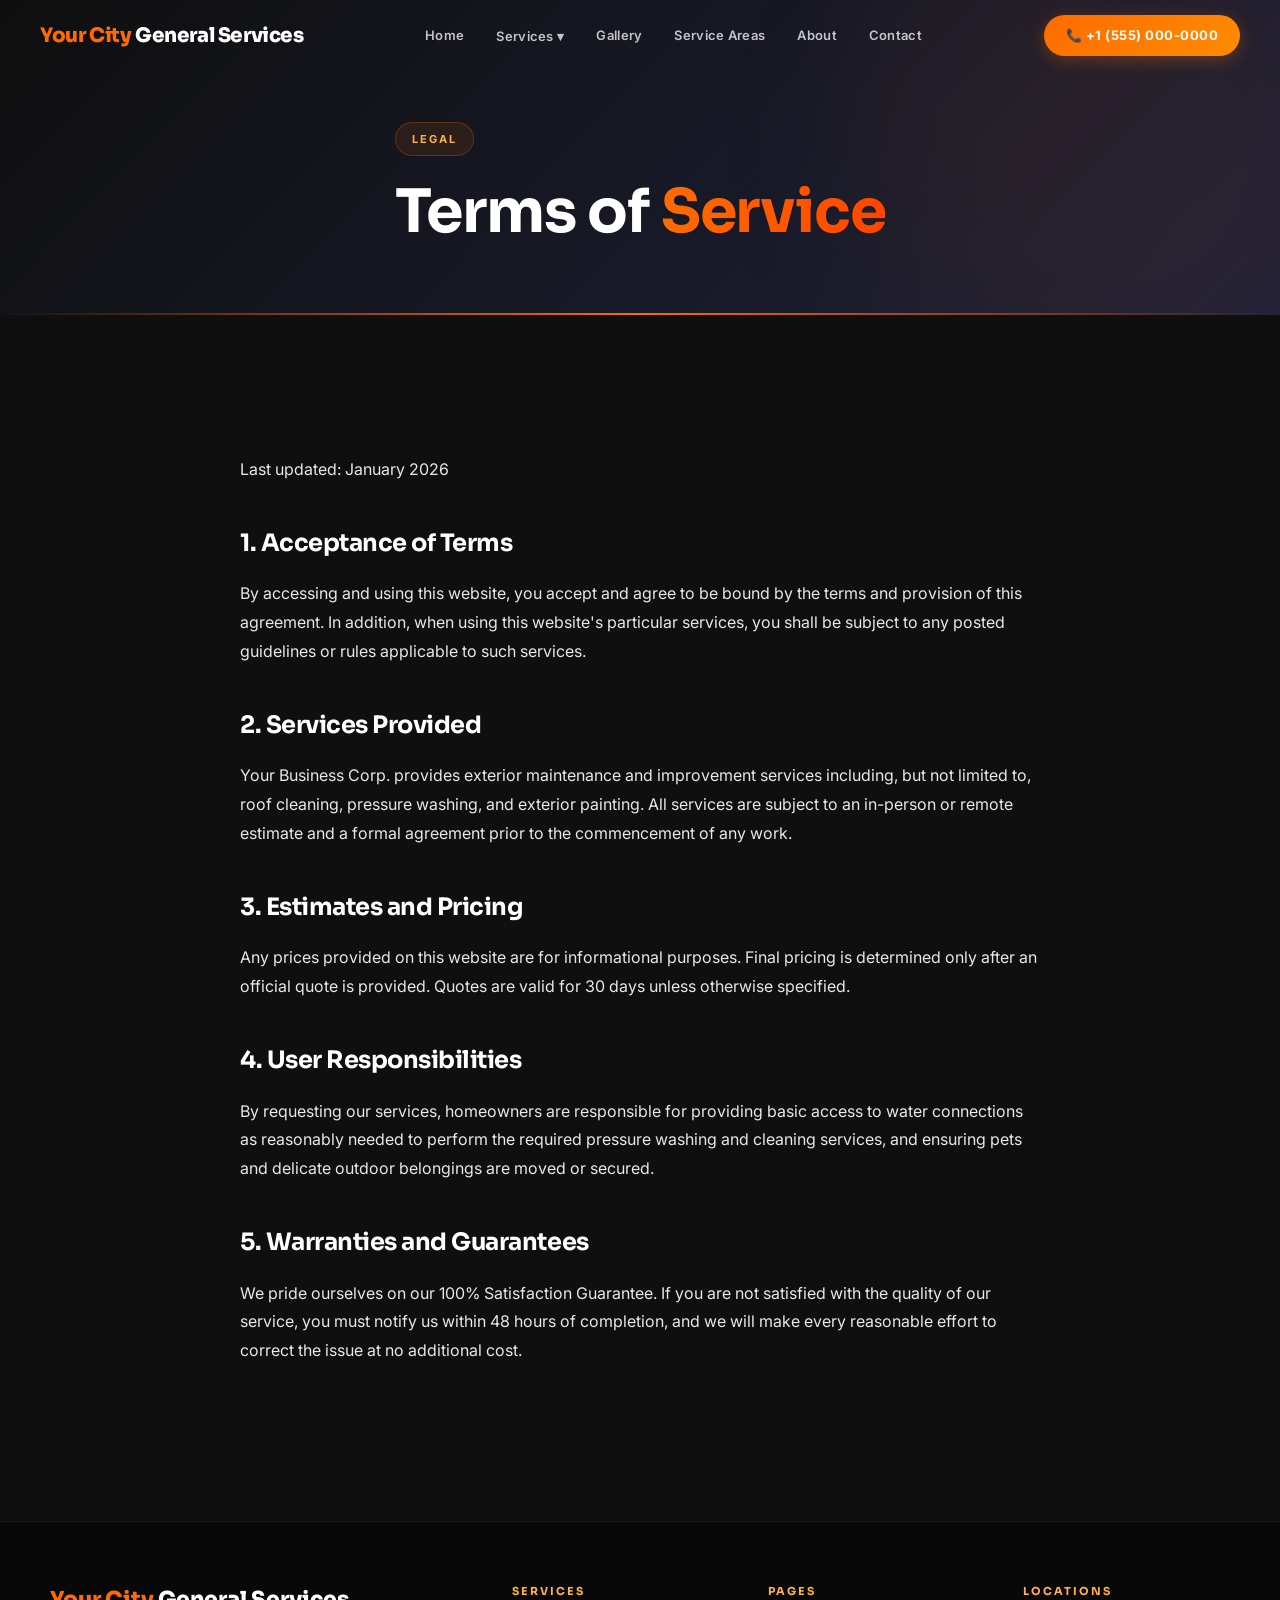
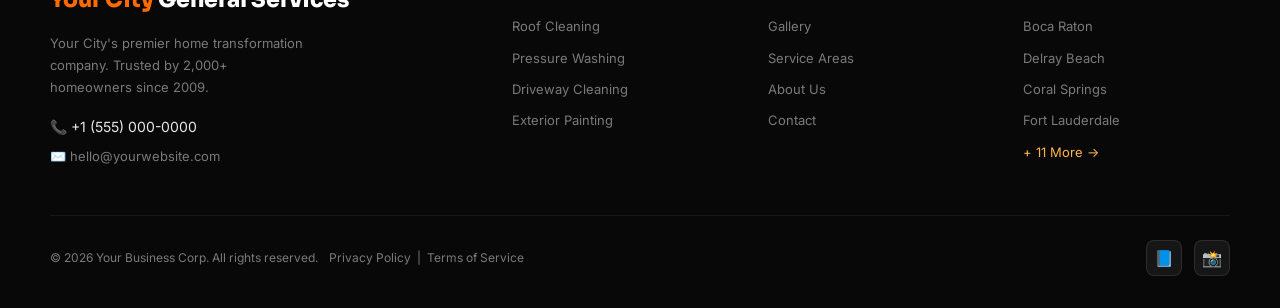
<file: terms.html>
<!DOCTYPE html>
<html lang="en">
<head>
  <meta charset="UTF-8"/><meta name="viewport" content="width=device-width,initial-scale=1"/>
  <title>Terms of Service | Your Business</title>
  <meta name="description" content="Terms of Service for Your Business."/>
  <link rel="stylesheet" href="css/style.css"/>
  <style>
    .legal-content { max-width: 800px; margin: 0 auto; color: var(--light); padding: 40px 0; }
    .legal-content h2 { margin-top: 40px; margin-bottom: 16px; color: white; }
    .legal-content h3 { margin-top: 24px; margin-bottom: 12px; font-size: 18px; }
    .legal-content p, .legal-content ul { margin-bottom: 16px; line-height: 1.8; }
    .legal-content ul { padding-left: 20px; list-style: disc; }
    .legal-content a { color: var(--copper); text-decoration: underline; }
  </style>
</head>
<body>
<!-- NAV -->
<nav id="navbar"><div class="nav-inner">
  <a href="index.html" class="nav-logo"><span>Your City</span> General Services</a>
  <div class="nav-links">
    <a href="index.html" class="nav-link">Home</a>
    <div class="nav-dropdown"><a href="services/roof-cleaning.html" class="nav-link">Services ▾</a>
      <div class="nav-dropdown-menu">
        <a href="services/roof-cleaning.html" class="nav-dropdown-item">🏠 Roof Cleaning</a>
        <a href="services/pressure-washing.html" class="nav-dropdown-item">💧 Pressure Washing</a>
        <a href="services/driveway-cleaning.html" class="nav-dropdown-item">🛣️ Driveway Cleaning</a>
        <a href="services/exterior-painting.html" class="nav-dropdown-item">🎨 Painting</a>
      </div>
    </div>
    <a href="gallery.html" class="nav-link">Gallery</a>
    <a href="service-areas.html" class="nav-link">Service Areas</a>
    <a href="about.html" class="nav-link">About</a>
    <a href="contact.html" class="nav-link">Contact</a>
  </div>
  <a href="tel:01414827035" class="nav-cta">📞 +1 (555) 000-0000</a>
  <div class="nav-mobile-toggle" id="nav-toggle"><span></span><span></span><span></span></div>
</div></nav>
<div class="mobile-nav" id="mobile-nav"><button class="mobile-nav-close" id="mobile-close">✕</button>
  <a href="index.html" class="mobile-nav-link">Home</a>
  <a href="services/roof-cleaning.html" class="mobile-nav-link">Services</a>
  <a href="gallery.html" class="mobile-nav-link">Gallery</a>
  <a href="service-areas.html" class="mobile-nav-link">Service Areas</a>
  <a href="about.html" class="mobile-nav-link">About</a>
  <a href="contact.html" class="mobile-nav-link">Contact</a>
  <a href="tel:01414827035" class="btn btn-primary btn-lg" style="margin-top:16px">📞 Call Now</a>
</div>

<!-- PAGE HERO -->
<section class="page-hero" style="min-height:35vh">
  <div class="page-hero-orb page-hero-orb-1" aria-hidden="true"></div>
  <div class="container"><div class="page-hero-content">
    <div class="page-hero-badge">Legal</div>
    <h1>Terms of <span class="gradient-text">Service</span></h1>
  </div></div>
</section>

<!-- CONTENT -->
<section class="section" style="background:var(--bg)">
  <div class="container">
    <div class="legal-content">
      <p>Last updated: January 2026</p>
      
      <h2>1. Acceptance of Terms</h2>
      <p>By accessing and using this website, you accept and agree to be bound by the terms and provision of this agreement. In addition, when using this website's particular services, you shall be subject to any posted guidelines or rules applicable to such services.</p>

      <h2>2. Services Provided</h2>
      <p>Your Business Corp. provides exterior maintenance and improvement services including, but not limited to, roof cleaning, pressure washing, and exterior painting. All services are subject to an in-person or remote estimate and a formal agreement prior to the commencement of any work.</p>

      <h2>3. Estimates and Pricing</h2>
      <p>Any prices provided on this website are for informational purposes. Final pricing is determined only after an official quote is provided. Quotes are valid for 30 days unless otherwise specified.</p>

      <h2>4. User Responsibilities</h2>
      <p>By requesting our services, homeowners are responsible for providing basic access to water connections as reasonably needed to perform the required pressure washing and cleaning services, and ensuring pets and delicate outdoor belongings are moved or secured.</p>

      <h2>5. Warranties and Guarantees</h2>
      <p>We pride ourselves on our 100% Satisfaction Guarantee. If you are not satisfied with the quality of our service, you must notify us within 48 hours of completion, and we will make every reasonable effort to correct the issue at no additional cost.</p>
    </div>
  </div>
</section>

<!-- FOOTER -->
<footer style="background:#080808;border-top:1px solid rgba(255,107,0,.12);padding:60px 0 32px" role="contentinfo">
  <div class="container">
    <div class="footer-grid">
      <div>
        <div style="font-family:'Sora',sans-serif;font-size:22px;font-weight:800;margin-bottom:14px"><span style="color:var(--red)">Your City</span> General Services</div>
        <p style="font-size:13px;color:var(--gray);max-width:260px;line-height:1.7;margin-bottom:16px">Your City's premier home transformation company. Trusted by 2,000+ homeowners since 2009.</p>
        <a href="tel:01414827035" style="display:block;font-size:14px;color:var(--light);margin-bottom:8px">📞 +1 (555) 000-0000</a>
        <a href="mailto:hello@yourwebsite.com" style="display:block;font-size:13px;color:var(--gray)">✉️ hello@yourwebsite.com</a>
      </div>
      <div>
        <h5 style="font-size:11px;font-weight:700;letter-spacing:2px;text-transform:uppercase;color:var(--copper);margin-bottom:16px">Services</h5>
        <div style="display:flex;flex-direction:column;gap:10px">
          <a href="services/roof-cleaning.html" style="font-size:13px;color:var(--gray);transition:color .2s" onmouseover="this.style.color='white'" onmouseout="this.style.color='var(--gray)'">Roof Cleaning</a>
          <a href="services/pressure-washing.html" style="font-size:13px;color:var(--gray);transition:color .2s" onmouseover="this.style.color='white'" onmouseout="this.style.color='var(--gray)'">Pressure Washing</a>
          <a href="services/driveway-cleaning.html" style="font-size:13px;color:var(--gray);transition:color .2s" onmouseover="this.style.color='white'" onmouseout="this.style.color='var(--gray)'">Driveway Cleaning</a>
          <a href="services/exterior-painting.html" style="font-size:13px;color:var(--gray);transition:color .2s" onmouseover="this.style.color='white'" onmouseout="this.style.color='var(--gray)'">Exterior Painting</a>
        </div>
      </div>
      <div>
        <h5 style="font-size:11px;font-weight:700;letter-spacing:2px;text-transform:uppercase;color:var(--copper);margin-bottom:16px">Pages</h5>
        <div style="display:flex;flex-direction:column;gap:10px">
          <a href="gallery.html" style="font-size:13px;color:var(--gray);transition:color .2s" onmouseover="this.style.color='white'" onmouseout="this.style.color='var(--gray)'">Gallery</a>
          <a href="service-areas.html" style="font-size:13px;color:var(--gray);transition:color .2s" onmouseover="this.style.color='white'" onmouseout="this.style.color='var(--gray)'">Service Areas</a>
          <a href="about.html" style="font-size:13px;color:var(--gray);transition:color .2s" onmouseover="this.style.color='white'" onmouseout="this.style.color='var(--gray)'">About Us</a>
          <a href="contact.html" style="font-size:13px;color:var(--gray);transition:color .2s" onmouseover="this.style.color='white'" onmouseout="this.style.color='var(--gray)'">Contact</a>
        </div>
      </div>
      <div>
        <h5 style="font-size:11px;font-weight:700;letter-spacing:2px;text-transform:uppercase;color:var(--copper);margin-bottom:16px">Locations</h5>
        <div style="display:flex;flex-direction:column;gap:10px">
          <a href="service-areas.html" style="font-size:13px;color:var(--gray)">Boca Raton</a>
          <a href="service-areas.html" style="font-size:13px;color:var(--gray)">Delray Beach</a>
          <a href="service-areas.html" style="font-size:13px;color:var(--gray)">Coral Springs</a>
          <a href="service-areas.html" style="font-size:13px;color:var(--gray)">Fort Lauderdale</a>
          <a href="service-areas.html" style="font-size:13px;color:var(--gray);color:var(--copper)">+ 11 More →</a>
        </div>
      </div>
    </div>
    <div style="border-top:1px solid rgba(255,255,255,.06);padding-top:24px;display:flex;justify-content:space-between;align-items:center;flex-wrap:wrap;gap:12px">
      <p style="font-size:12px;color:var(--gray)">© 2026 Your Business Corp. All rights reserved. <span style="margin-left:8px"><a href="privacy-policy.html" style="transition:color .2s" onmouseover="this.style.color='white'" onmouseout="this.style.color=''">Privacy Policy</a> &nbsp;|&nbsp; <a href="terms.html" style="transition:color .2s" onmouseover="this.style.color='white'" onmouseout="this.style.color=''">Terms of Service</a></span></p>
      <div style="display:flex;gap:12px">
        <a href="#" style="width:36px;height:36px;border-radius:8px;background:rgba(255,255,255,.06);border:1px solid rgba(255,255,255,.1);display:flex;align-items:center;justify-content:center;font-size:16px;transition:all .25s" aria-label="Facebook" onmouseover="this.style.background='var(--red)'" onmouseout="this.style.background='rgba(255,255,255,.06)'">📘</a>
        <a href="#" target="_blank" rel="noopener noreferrer" style="width:36px;height:36px;border-radius:8px;background:rgba(255,255,255,.06);border:1px solid rgba(255,255,255,.1);display:flex;align-items:center;justify-content:center;font-size:16px;transition:all .25s" aria-label="Follow Your City on Instagram" onmouseover="this.style.background='var(--red)'" onmouseout="this.style.background='rgba(255,255,255,.06)'">📸</a>
      </div>
    </div>
  </div>
</footer>
<a href="tel:01414827035" id="sticky-call" aria-label="Call Your City">📞</a>
<a href="https://wa.me/101414827035?text=Hello!%20I%20would%20like%20to%20get%20a%20free%20estimate." id="whatsapp-btn" aria-label="WhatsApp" target="_blank">💬</a>
<script src="js/main.js"></script>
</body></html>
</file>
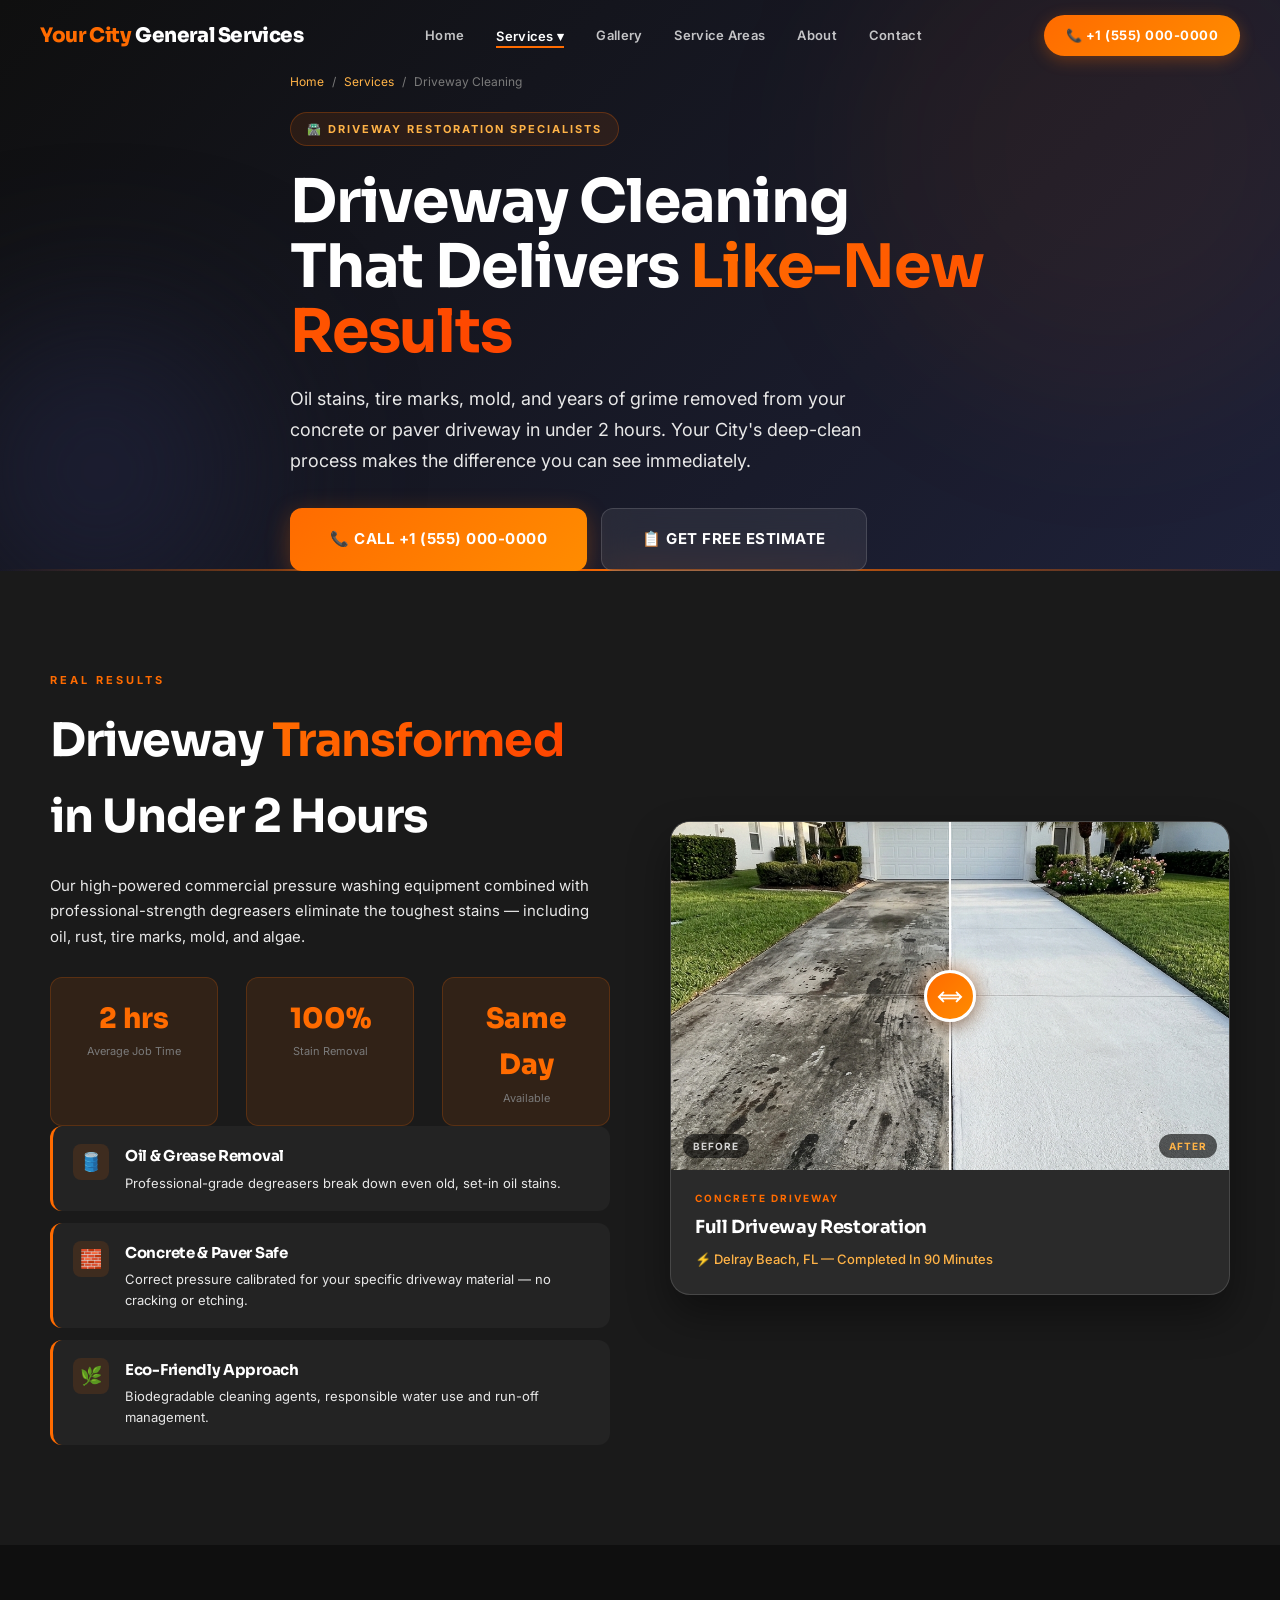
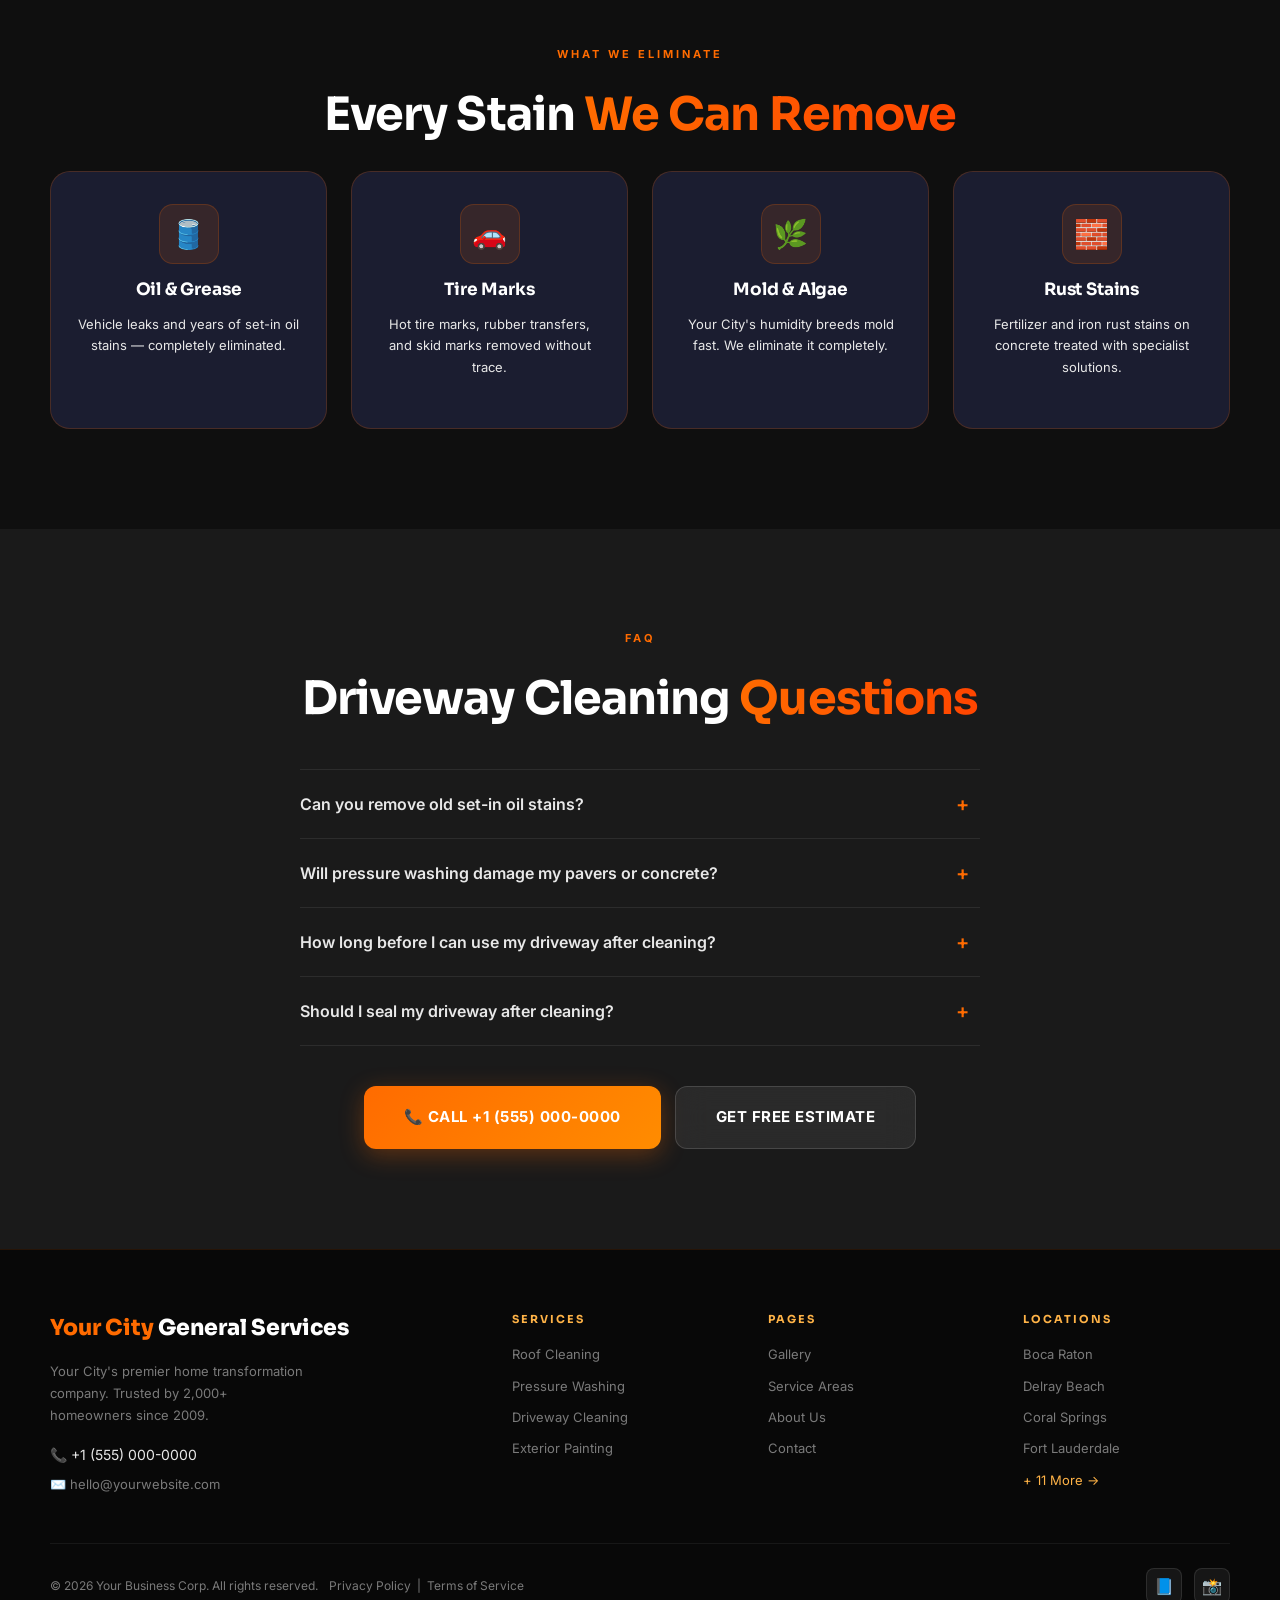
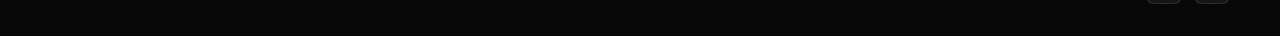
<file: services/driveway-cleaning.html>
<!DOCTYPE html>
<html lang="en">
<head>
  <meta charset="UTF-8"/><meta name="viewport" content="width=device-width,initial-scale=1"/>
  <title>Driveway Cleaning | Your Business | Your City & surrounding areas FL</title>
  <meta name="description" content="Professional driveway cleaning in Your City. Restore your concrete to like-new in under 2 hours. Oil stains, tire marks & mold removed. Call +1 (555) 000-0000."/>
  <link rel="stylesheet" href="../css/style.css"/>
</head>
<body>
<nav id="navbar"><div class="nav-inner">
  <a href="../index.html" class="nav-logo"><span>Your City</span> General Services</a>
  <div class="nav-links">
    <a href="../index.html" class="nav-link">Home</a>
    <div class="nav-dropdown"><a href="driveway-cleaning.html" class="nav-link active">Services ▾</a>
      <div class="nav-dropdown-menu">
        <a href="roof-cleaning.html" class="nav-dropdown-item">🏠 Roof Cleaning</a>
        <a href="pressure-washing.html" class="nav-dropdown-item">💧 Pressure Washing</a>
        <a href="driveway-cleaning.html" class="nav-dropdown-item">🛣️ Driveway Cleaning</a>
        <a href="exterior-painting.html" class="nav-dropdown-item">🎨 Painting</a>
      </div>
    </div>
    <a href="../gallery.html" class="nav-link">Gallery</a>
    <a href="../service-areas.html" class="nav-link">Service Areas</a>
    <a href="../about.html" class="nav-link">About</a>
    <a href="../contact.html" class="nav-link">Contact</a>
  </div>
  <a href="tel:01414827035" class="nav-cta">📞 +1 (555) 000-0000</a>
  <div class="nav-mobile-toggle" id="nav-toggle"><span></span><span></span><span></span></div>
</div></nav>
<div class="mobile-nav" id="mobile-nav"><button class="mobile-nav-close" id="mobile-close">✕</button>
  <a href="../index.html" class="mobile-nav-link">Home</a><a href="roof-cleaning.html" class="mobile-nav-link">Roof Cleaning</a>
  <a href="pressure-washing.html" class="mobile-nav-link">Pressure Washing</a><a href="driveway-cleaning.html" class="mobile-nav-link">Driveway Cleaning</a>
  <a href="exterior-painting.html" class="mobile-nav-link">Painting</a><a href="../contact.html" class="mobile-nav-link">Contact</a>
  <a href="tel:01414827035" class="btn btn-primary btn-lg" style="margin-top:16px">📞 Call Now</a>
</div>

<section class="page-hero" style="min-height:60vh">
  <div class="page-hero-orb page-hero-orb-1" aria-hidden="true"></div>
  <div class="page-hero-orb page-hero-orb-2" aria-hidden="true"></div>
  <div class="container"><div class="page-hero-content">
    <div class="breadcrumb"><a href="../index.html">Home</a><span class="breadcrumb-sep">/</span><a href="driveway-cleaning.html">Services</a><span class="breadcrumb-sep">/</span><span>Driveway Cleaning</span></div>
    <div class="page-hero-badge">🛣️ Driveway Restoration Specialists</div>
    <h1>Driveway Cleaning That Delivers <span class="gradient-text">Like-New Results</span></h1>
    <p>Oil stains, tire marks, mold, and years of grime removed from your concrete or paver driveway in under 2 hours. Your City's deep-clean process makes the difference you can see immediately.</p>
    <div class="page-hero-ctas">
      <a href="tel:01414827035" class="btn btn-primary btn-lg">📞 CALL +1 (555) 000-0000</a>
      <a href="../contact.html" class="btn btn-secondary btn-lg">📋 Get Free Estimate</a>
    </div>
  </div></div>
</section>

<!-- BEFORE/AFTER + STATS -->
<section class="section" style="background:#1A1A1A">
  <div class="container">
    <div class="grid-2">
      <div class="reveal-left">
        <span class="section-tag">Real Results</span>
        <h2 class="section-title">Driveway <span class="gradient-text">Transformed</span> in Under 2 Hours</h2>
        <p style="font-size:15px;color:var(--light);line-height:1.7;margin-bottom:28px">Our high-powered commercial pressure washing equipment combined with professional-strength degreasers eliminate the toughest stains — including oil, rust, tire marks, mold, and algae.</p>
        <div class="grid-3">
          <div style="background:rgba(255,107,0,.1);border:1px solid rgba(255,107,0,.2);border-radius:12px;padding:18px;text-align:center"><div style="font-family:'Sora',sans-serif;font-size:28px;font-weight:800;color:var(--red)">2 hrs</div><div style="font-size:11px;color:var(--gray)">Average Job Time</div></div>
          <div style="background:rgba(255,107,0,.1);border:1px solid rgba(255,107,0,.2);border-radius:12px;padding:18px;text-align:center"><div style="font-family:'Sora',sans-serif;font-size:28px;font-weight:800;color:var(--red)">100%</div><div style="font-size:11px;color:var(--gray)">Stain Removal</div></div>
          <div style="background:rgba(255,107,0,.1);border:1px solid rgba(255,107,0,.2);border-radius:12px;padding:18px;text-align:center"><div style="font-family:'Sora',sans-serif;font-size:28px;font-weight:800;color:var(--red)">Same Day</div><div style="font-size:11px;color:var(--gray)">Available</div></div>
        </div>
        <div style="display:flex;flex-direction:column;gap:12px">
          <div class="trust-point"><div class="tp-icon">🛢️</div><div class="tp-text"><h4>Oil &amp; Grease Removal</h4><p>Professional-grade degreasers break down even old, set-in oil stains.</p></div></div>
          <div class="trust-point"><div class="tp-icon">🧱</div><div class="tp-text"><h4>Concrete &amp; Paver Safe</h4><p>Correct pressure calibrated for your specific driveway material — no cracking or etching.</p></div></div>
          <div class="trust-point"><div class="tp-icon">🌿</div><div class="tp-text"><h4>Eco-Friendly Approach</h4><p>Biodegradable cleaning agents, responsible water use and run-off management.</p></div></div>
        </div>
      </div>
      <div class="reveal-right">
        <article class="ba-card">
          <div class="ba-slider-wrap" data-slider>
            <img class="ba-img ba-before-img" src="../images/driveway-before.jpg" alt="Heavily stained and dirty driveway before cleaning"/>
            <img class="ba-img ba-after-img" src="../images/driveway-after.jpg" alt="Pristine, spotless driveway after Your City cleaning"/>
            <div class="ba-divider"></div><div class="ba-handle">⟺</div>
            <div class="ba-label-before">BEFORE</div><div class="ba-label-after">AFTER</div>
          </div>
          <div class="ba-info"><div class="ba-tag">Concrete Driveway</div><h3 class="ba-title">Full Driveway Restoration</h3><p class="ba-stat">⚡ Delray Beach, FL — Completed In 90 Minutes</p></div>
        </article>
      </div>
    </div>
  </div>
</section>

<!-- WHAT WE REMOVE -->
<section class="section" style="background:var(--bg)">
  <div class="container">
    <div class="center reveal"><span class="section-tag">What We Eliminate</span><h2 class="section-title">Every Stain <span class="gradient-text">We Can Remove</span></h2></div>
    <div class="grid-4" style="margin-top:0">
      <div class="service-card reveal stagger-1" style="text-align:center"><div class="service-icon" style="margin:0 auto 12px">🛢️</div><h3 class="service-name">Oil &amp; Grease</h3><p class="service-desc">Vehicle leaks and years of set-in oil stains — completely eliminated.</p></div>
      <div class="service-card reveal stagger-2" style="text-align:center"><div class="service-icon" style="margin:0 auto 12px">🚗</div><h3 class="service-name">Tire Marks</h3><p class="service-desc">Hot tire marks, rubber transfers, and skid marks removed without trace.</p></div>
      <div class="service-card reveal stagger-3" style="text-align:center"><div class="service-icon" style="margin:0 auto 12px">🌿</div><h3 class="service-name">Mold &amp; Algae</h3><p class="service-desc">Your City's humidity breeds mold fast. We eliminate it completely.</p></div>
      <div class="service-card reveal stagger-4" style="text-align:center"><div class="service-icon" style="margin:0 auto 12px">🧱</div><h3 class="service-name">Rust Stains</h3><p class="service-desc">Fertilizer and iron rust stains on concrete treated with specialist solutions.</p></div>
    </div>
  </div>
</section>

<!-- FAQ -->
<section class="section" style="background:#1A1A1A">
  <div class="container" style="max-width:760px">
    <div class="center reveal"><span class="section-tag">FAQ</span><h2 class="section-title">Driveway Cleaning <span class="gradient-text">Questions</span></h2></div>
    <div style="margin-top:32px;border-top:1px solid rgba(255,255,255,.08)">
      <div class="faq-item"><button class="faq-question">Can you remove old set-in oil stains?<span class="faq-icon">+</span></button><div class="faq-answer"><div class="faq-answer-inner">Yes. We use professional-strength commercial degreasers combined with hot water extraction for old, deep-penetrating oil stains. Results may vary for extremely old stains, but we'll give you an honest assessment upfront.</div></div></div>
      <div class="faq-item"><button class="faq-question">Will pressure washing damage my pavers or concrete?<span class="faq-icon">+</span></button><div class="faq-answer"><div class="faq-answer-inner">Not in our hands. We calibrate pressure precisely for each material. Concrete can handle high pressure, but pavers and stamped concrete require a lower, more controlled approach to prevent joint sand erosion.</div></div></div>
      <div class="faq-item"><button class="faq-question">How long before I can use my driveway after cleaning?<span class="faq-icon">+</span></button><div class="faq-answer"><div class="faq-answer-inner">Typically 30–60 minutes for concrete to dry enough to walk on, and 2–3 hours before driving on it. If we apply a sealer after cleaning, we recommend waiting 24 hours for full cure.</div></div></div>
      <div class="faq-item"><button class="faq-question">Should I seal my driveway after cleaning?<span class="faq-icon">+</span></button><div class="faq-answer"><div class="faq-answer-inner">We highly recommend it. Sealing after a thorough cleaning dramatically slows future staining, protects against UV damage, and keeps your driveway looking cleaner for much longer. Your City offers professional sealing as an add-on service.</div></div></div>
    </div>
    <div style="text-align:center;margin-top:40px;display:flex;gap:14px;justify-content:center;flex-wrap:wrap">
      <a href="tel:01414827035" class="btn btn-primary btn-lg">📞 CALL +1 (555) 000-0000</a>
      <a href="../contact.html" class="btn btn-secondary btn-lg">Get Free Estimate</a>
    </div>
  </div>
</section>
<footer style="background:#080808;border-top:1px solid rgba(255,107,0,.12);padding:60px 0 32px" role="contentinfo">
  <div class="container">
    <div class="footer-grid">
      <div>
        <div style="font-family:'Sora',sans-serif;font-size:22px;font-weight:800;margin-bottom:14px"><span style="color:var(--red)">Your City</span> General Services</div>
        <p style="font-size:13px;color:var(--gray);max-width:260px;line-height:1.7;margin-bottom:16px">Your City's premier home transformation company. Trusted by 2,000+ homeowners since 2009.</p>
        <a href="tel:01414827035" style="display:block;font-size:14px;color:var(--light);margin-bottom:8px">📞 +1 (555) 000-0000</a>
        <a href="mailto:hello@yourwebsite.com" style="display:block;font-size:13px;color:var(--gray)">✉️ hello@yourwebsite.com</a>
      </div>
      <div>
        <h5 style="font-size:11px;font-weight:700;letter-spacing:2px;text-transform:uppercase;color:var(--copper);margin-bottom:16px">Services</h5>
        <div style="display:flex;flex-direction:column;gap:10px">
          <a href="roof-cleaning.html" style="font-size:13px;color:var(--gray);transition:color .2s" onmouseover="this.style.color='white'" onmouseout="this.style.color='var(--gray)'">Roof Cleaning</a>
          <a href="pressure-washing.html" style="font-size:13px;color:var(--gray);transition:color .2s" onmouseover="this.style.color='white'" onmouseout="this.style.color='var(--gray)'">Pressure Washing</a>
          <a href="driveway-cleaning.html" style="font-size:13px;color:var(--gray);transition:color .2s" onmouseover="this.style.color='white'" onmouseout="this.style.color='var(--gray)'">Driveway Cleaning</a>
          <a href="exterior-painting.html" style="font-size:13px;color:var(--gray);transition:color .2s" onmouseover="this.style.color='white'" onmouseout="this.style.color='var(--gray)'">Exterior Painting</a>
        </div>
      </div>
      <div>
        <h5 style="font-size:11px;font-weight:700;letter-spacing:2px;text-transform:uppercase;color:var(--copper);margin-bottom:16px">Pages</h5>
        <div style="display:flex;flex-direction:column;gap:10px">
          <a href="../gallery.html" style="font-size:13px;color:var(--gray);transition:color .2s" onmouseover="this.style.color='white'" onmouseout="this.style.color='var(--gray)'">Gallery</a>
          <a href="../service-areas.html" style="font-size:13px;color:var(--gray);transition:color .2s" onmouseover="this.style.color='white'" onmouseout="this.style.color='var(--gray)'">Service Areas</a>
          <a href="../about.html" style="font-size:13px;color:var(--gray);transition:color .2s" onmouseover="this.style.color='white'" onmouseout="this.style.color='var(--gray)'">About Us</a>
          <a href="../contact.html" style="font-size:13px;color:var(--gray);transition:color .2s" onmouseover="this.style.color='white'" onmouseout="this.style.color='var(--gray)'">Contact</a>
        </div>
      </div>
      <div>
        <h5 style="font-size:11px;font-weight:700;letter-spacing:2px;text-transform:uppercase;color:var(--copper);margin-bottom:16px">Locations</h5>
        <div style="display:flex;flex-direction:column;gap:10px">
          <a href="../service-areas.html" style="font-size:13px;color:var(--gray)">Boca Raton</a>
          <a href="../service-areas.html" style="font-size:13px;color:var(--gray)">Delray Beach</a>
          <a href="../service-areas.html" style="font-size:13px;color:var(--gray)">Coral Springs</a>
          <a href="../service-areas.html" style="font-size:13px;color:var(--gray)">Fort Lauderdale</a>
          <a href="../service-areas.html" style="font-size:13px;color:var(--gray);color:var(--copper)">+ 11 More →</a>
        </div>
      </div>
    </div>
    <div style="border-top:1px solid rgba(255,255,255,.06);padding-top:24px;display:flex;justify-content:space-between;align-items:center;flex-wrap:wrap;gap:12px">
      <p style="font-size:12px;color:var(--gray)">© 2026 Your Business Corp. All rights reserved. <span style="margin-left:8px"><a href="../privacy-policy.html" style="transition:color .2s" onmouseover="this.style.color='white'" onmouseout="this.style.color=''">Privacy Policy</a> &nbsp;|&nbsp; <a href="../terms.html" style="transition:color .2s" onmouseover="this.style.color='white'" onmouseout="this.style.color=''">Terms of Service</a></span></p>
      <div style="display:flex;gap:12px">
        <a href="#" style="width:36px;height:36px;border-radius:8px;background:rgba(255,255,255,.06);border:1px solid rgba(255,255,255,.1);display:flex;align-items:center;justify-content:center;font-size:16px;transition:all .25s" aria-label="Facebook" onmouseover="this.style.background='var(--red)'" onmouseout="this.style.background='rgba(255,255,255,.06)'">📘</a>
        <a href="#" target="_blank" rel="noopener noreferrer" style="width:36px;height:36px;border-radius:8px;background:rgba(255,255,255,.06);border:1px solid rgba(255,255,255,.1);display:flex;align-items:center;justify-content:center;font-size:16px;transition:all .25s" aria-label="Follow Your City on Instagram" onmouseover="this.style.background='var(--red)'" onmouseout="this.style.background='rgba(255,255,255,.06)'">📸</a>
      </div>
    </div>
  </div>
</footer>
<a href="tel:01414827035" id="sticky-call" aria-label="Call Your City">📞</a>
<a href="https://wa.me/101414827035?text=Hello!%20I%20would%20like%20to%20get%20a%20free%20estimate." id="whatsapp-btn" aria-label="WhatsApp" target="_blank">💬</a>
<script src="../js/main.js"></script>
</body></html>
</file>
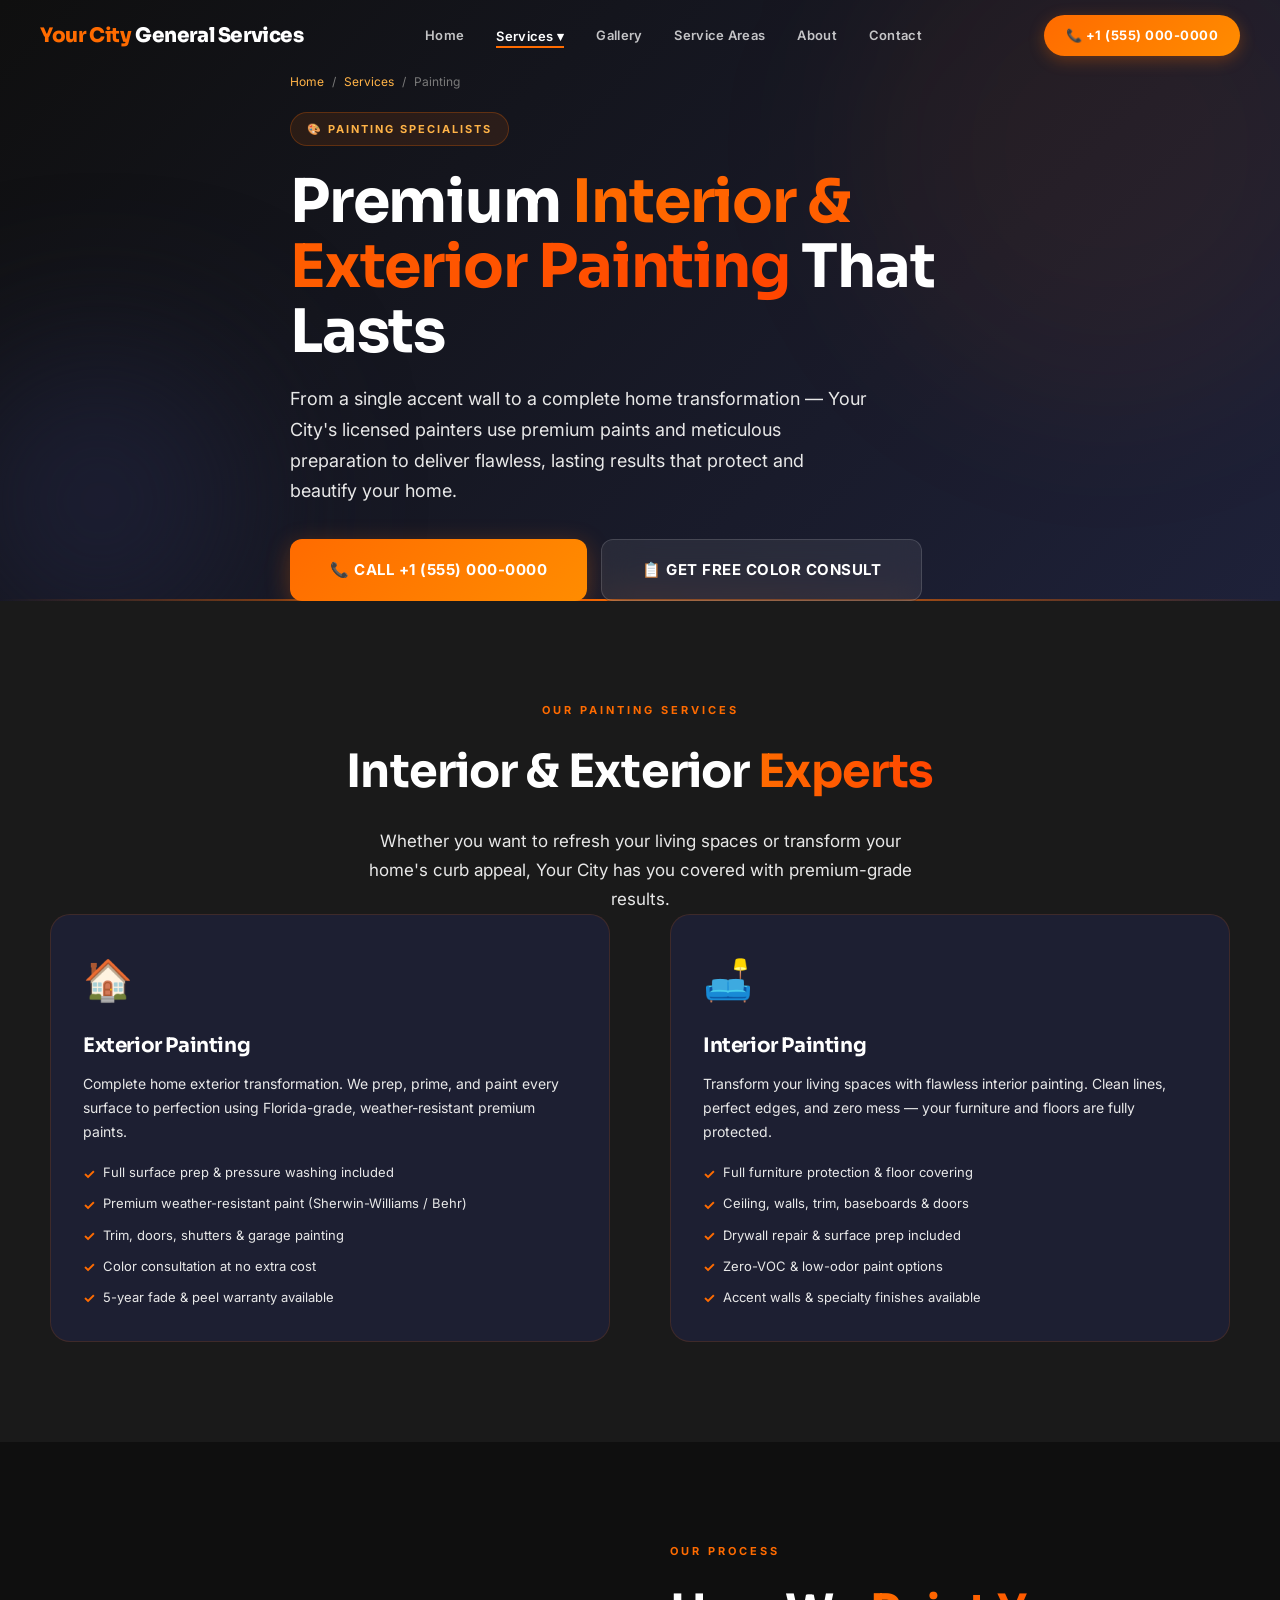
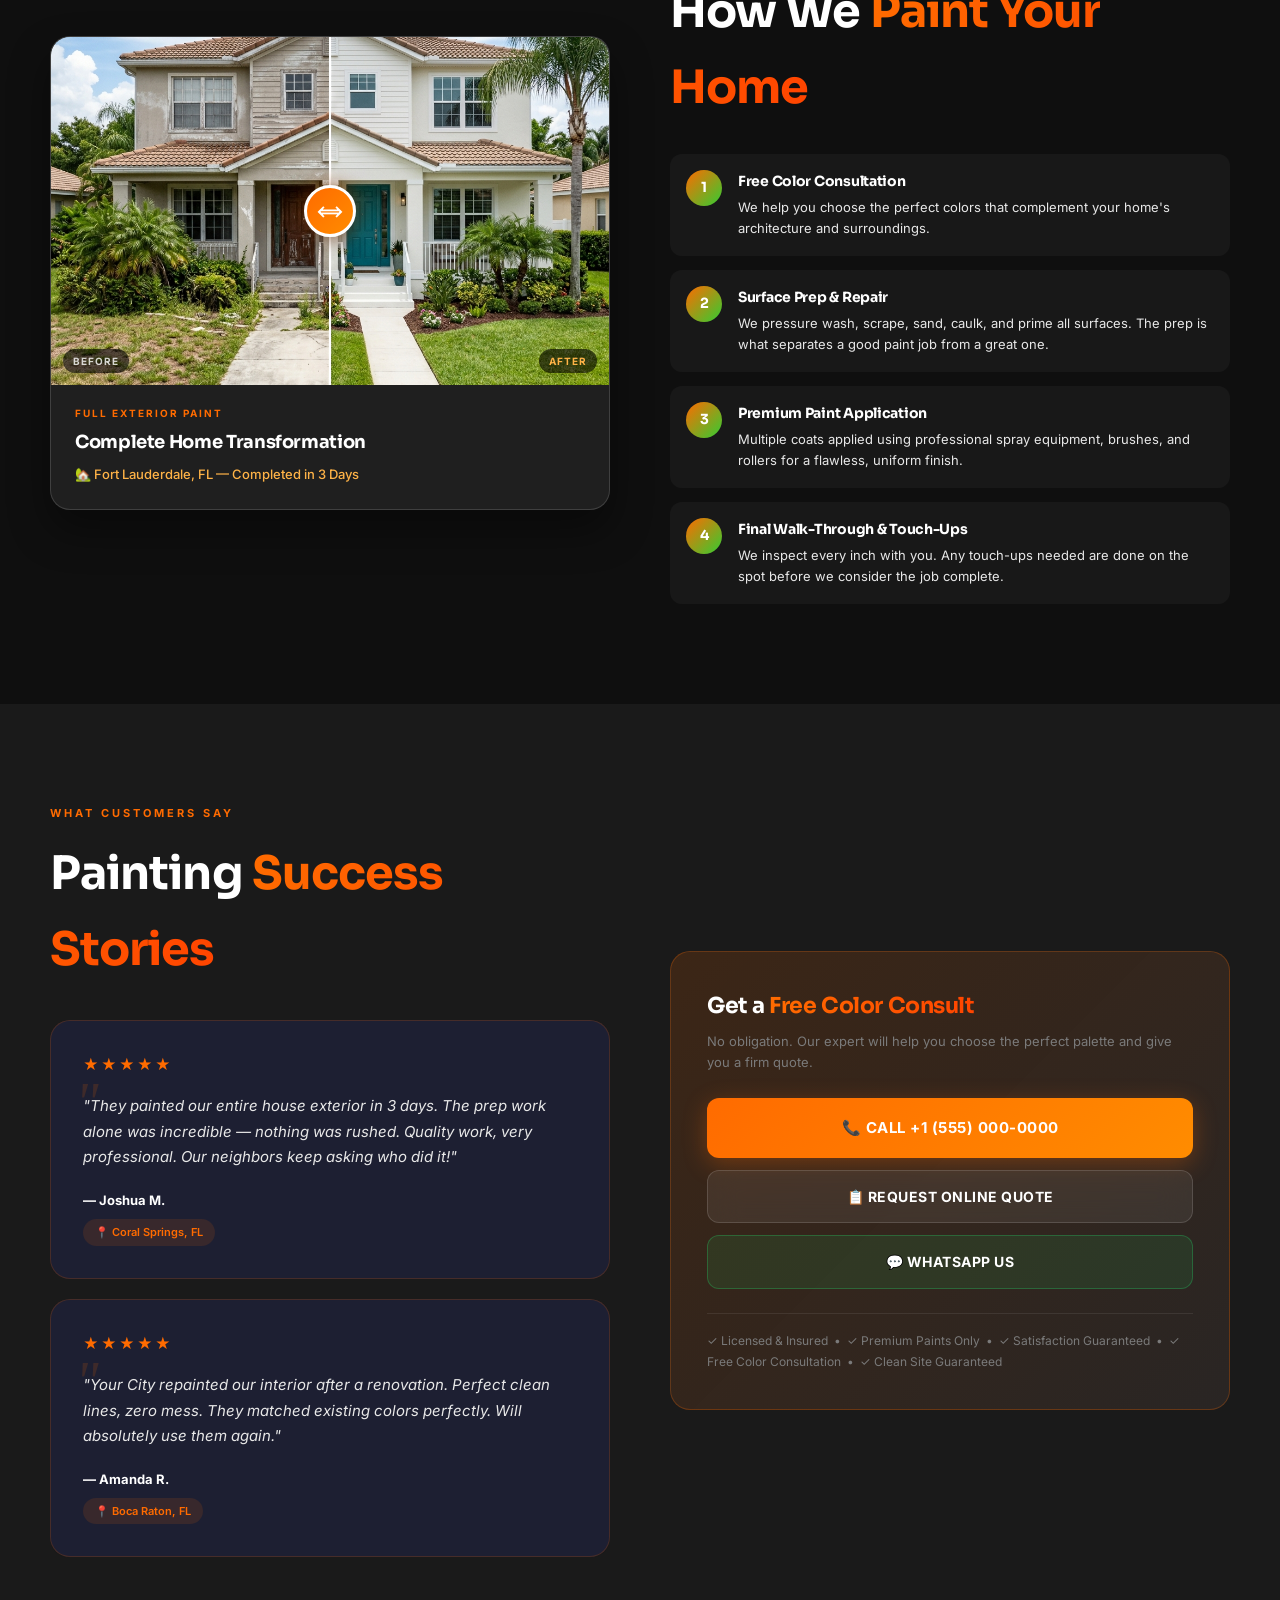
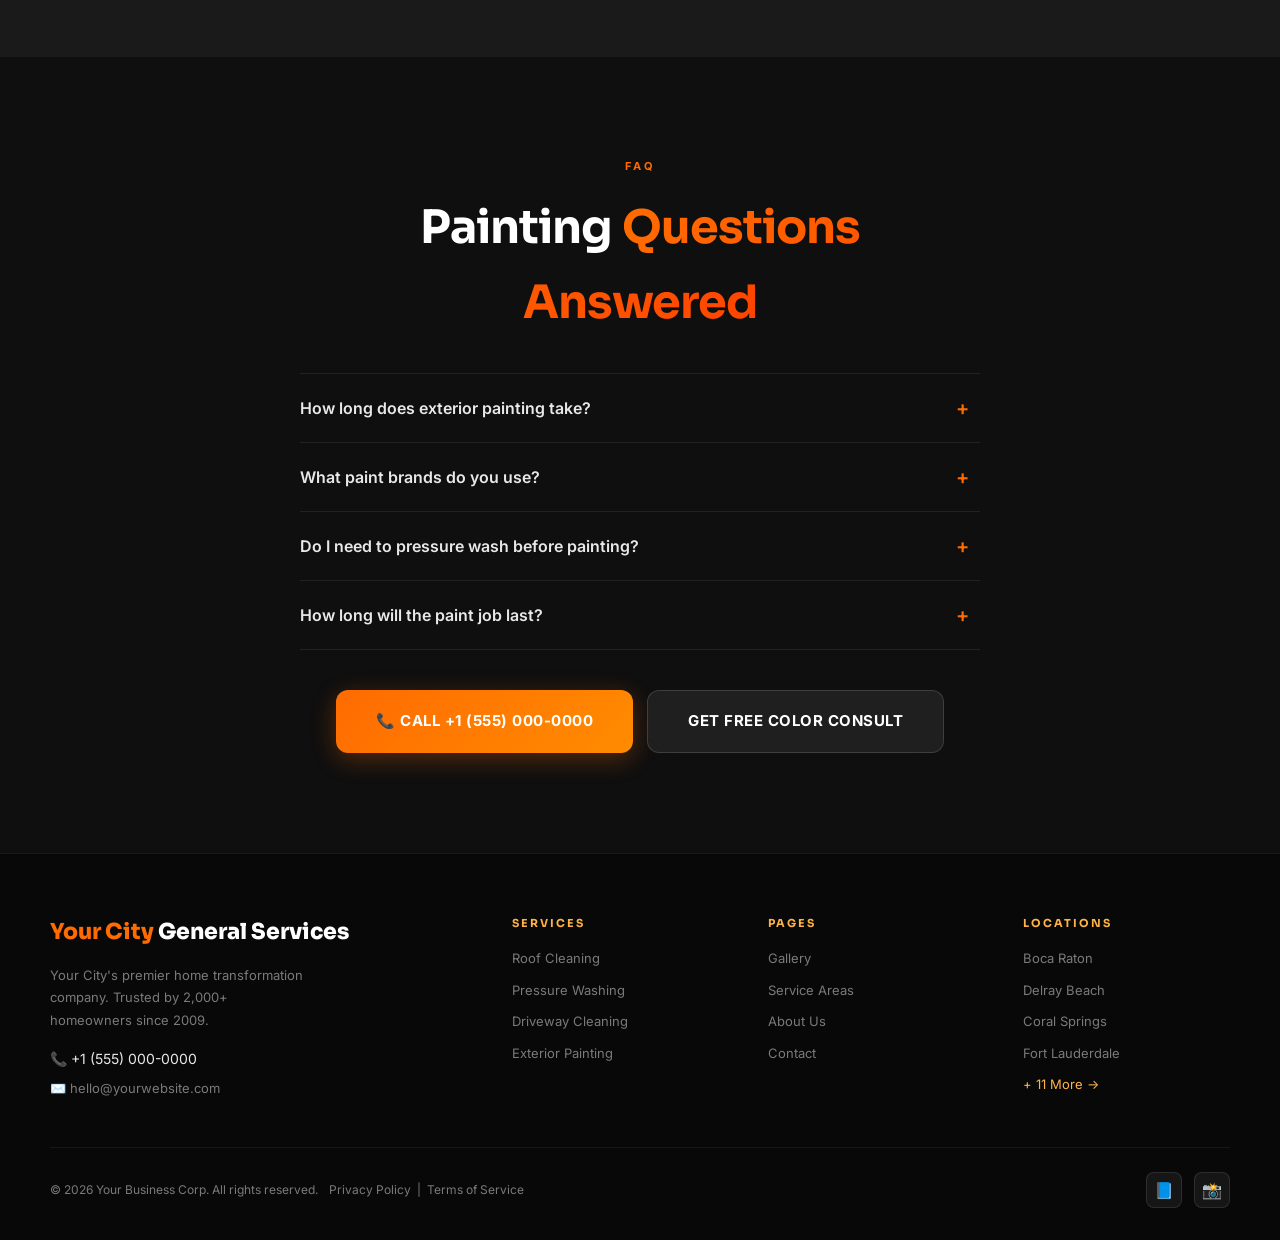
<file: services/exterior-painting.html>
<!DOCTYPE html>
<html lang="en">
<head>
  <meta charset="UTF-8"/><meta name="viewport" content="width=device-width,initial-scale=1"/>
  <title>Exterior Painting | Your Business | Premium Home Painting Your City</title>
  <meta name="description" content="Premium interior & exterior painting in Your City & surrounding areas. Licensed painters, premium paints, lasting results. Transform your home today. Call +1 (555) 000-0000."/>
  <link rel="stylesheet" href="../css/style.css"/>
  <style>
    .paint-option{background:rgba(30,33,57,.8);border:1px solid rgba(255,107,0,.15);border-radius:var(--radius);padding:32px;transition:all .35s var(--ease)}
    .paint-option:hover{border-color:rgba(255,107,0,.45);transform:translateY(-6px);box-shadow:0 30px 60px rgba(255,107,0,.12)}
    .paint-option-icon{font-size:40px;margin-bottom:16px}
    .paint-option-title{font-size:20px;font-weight:700;margin-bottom:10px}
    .paint-option-desc{font-size:14px;color:var(--light);line-height:1.7;margin-bottom:18px}
    .paint-option-features{display:flex;flex-direction:column;gap:8px}
    .paint-feature{display:flex;align-items:center;gap:8px;font-size:13px;color:var(--light)}
    .paint-feature::before{content:'✓';color:var(--red);font-weight:700;font-size:14px}
  </style>
</head>
<body>
<nav id="navbar"><div class="nav-inner">
  <a href="../index.html" class="nav-logo"><span>Your City</span> General Services</a>
  <div class="nav-links">
    <a href="../index.html" class="nav-link">Home</a>
    <div class="nav-dropdown"><a href="exterior-painting.html" class="nav-link active">Services ▾</a>
      <div class="nav-dropdown-menu">
        <a href="roof-cleaning.html" class="nav-dropdown-item">🏠 Roof Cleaning</a>
        <a href="pressure-washing.html" class="nav-dropdown-item">💧 Pressure Washing</a>
        <a href="driveway-cleaning.html" class="nav-dropdown-item">🛣️ Driveway Cleaning</a>
        <a href="exterior-painting.html" class="nav-dropdown-item">🎨 Painting</a>
      </div>
    </div>
    <a href="../gallery.html" class="nav-link">Gallery</a>
    <a href="../service-areas.html" class="nav-link">Service Areas</a>
    <a href="../about.html" class="nav-link">About</a>
    <a href="../contact.html" class="nav-link">Contact</a>
  </div>
  <a href="tel:01414827035" class="nav-cta">📞 +1 (555) 000-0000</a>
  <div class="nav-mobile-toggle" id="nav-toggle"><span></span><span></span><span></span></div>
</div></nav>
<div class="mobile-nav" id="mobile-nav"><button class="mobile-nav-close" id="mobile-close">✕</button>
  <a href="../index.html" class="mobile-nav-link">Home</a><a href="roof-cleaning.html" class="mobile-nav-link">Roof Cleaning</a>
  <a href="pressure-washing.html" class="mobile-nav-link">Pressure Washing</a><a href="driveway-cleaning.html" class="mobile-nav-link">Driveway Cleaning</a>
  <a href="exterior-painting.html" class="mobile-nav-link">Painting</a><a href="../contact.html" class="mobile-nav-link">Contact</a>
  <a href="tel:01414827035" class="btn btn-primary btn-lg" style="margin-top:16px">📞 Call Now</a>
</div>

<section class="page-hero" style="min-height:60vh">
  <div class="page-hero-orb page-hero-orb-1" aria-hidden="true"></div>
  <div class="page-hero-orb page-hero-orb-2" aria-hidden="true"></div>
  <div class="container"><div class="page-hero-content">
    <div class="breadcrumb"><a href="../index.html">Home</a><span class="breadcrumb-sep">/</span><a href="exterior-painting.html">Services</a><span class="breadcrumb-sep">/</span><span>Painting</span></div>
    <div class="page-hero-badge">🎨 Painting Specialists</div>
    <h1>Premium <span class="gradient-text">Interior &amp; Exterior Painting</span> That Lasts</h1>
    <p>From a single accent wall to a complete home transformation — Your City's licensed painters use premium paints and meticulous preparation to deliver flawless, lasting results that protect and beautify your home.</p>
    <div class="page-hero-ctas">
      <a href="tel:01414827035" class="btn btn-primary btn-lg">📞 CALL +1 (555) 000-0000</a>
      <a href="../contact.html" class="btn btn-secondary btn-lg">📋 Get Free Color Consult</a>
    </div>
  </div></div>
</section>

<!-- INTERIOR vs EXTERIOR -->
<section class="section" style="background:#1A1A1A">
  <div class="container">
    <div class="center reveal">
      <span class="section-tag">Our Painting Services</span>
      <h2 class="section-title">Interior &amp; Exterior <span class="gradient-text">Experts</span></h2>
      <p class="section-subtitle">Whether you want to refresh your living spaces or transform your home's curb appeal, Your City has you covered with premium-grade results.</p>
    </div>
    <div class="grid-2" style="margin-top:0">
      <div class="paint-option reveal stagger-1">
        <div class="paint-option-icon">🏠</div>
        <h3 class="paint-option-title">Exterior Painting</h3>
        <p class="paint-option-desc">Complete home exterior transformation. We prep, prime, and paint every surface to perfection using Florida-grade, weather-resistant premium paints.</p>
        <div class="paint-option-features">
          <div class="paint-feature">Full surface prep &amp; pressure washing included</div>
          <div class="paint-feature">Premium weather-resistant paint (Sherwin-Williams / Behr)</div>
          <div class="paint-feature">Trim, doors, shutters &amp; garage painting</div>
          <div class="paint-feature">Color consultation at no extra cost</div>
          <div class="paint-feature">5-year fade &amp; peel warranty available</div>
        </div>
      </div>
      <div class="paint-option reveal stagger-2">
        <div class="paint-option-icon">🛋️</div>
        <h3 class="paint-option-title">Interior Painting</h3>
        <p class="paint-option-desc">Transform your living spaces with flawless interior painting. Clean lines, perfect edges, and zero mess — your furniture and floors are fully protected.</p>
        <div class="paint-option-features">
          <div class="paint-feature">Full furniture protection &amp; floor covering</div>
          <div class="paint-feature">Ceiling, walls, trim, baseboards &amp; doors</div>
          <div class="paint-feature">Drywall repair &amp; surface prep included</div>
          <div class="paint-feature">Zero-VOC &amp; low-odor paint options</div>
          <div class="paint-feature">Accent walls &amp; specialty finishes available</div>
        </div>
      </div>
    </div>
  </div>
</section>

<!-- BEFORE/AFTER + PROCESS -->
<section class="section" style="background:var(--bg)">
  <div class="container">
    <div class="grid-2">
      <div class="reveal-left">
        <article class="ba-card">
          <div class="ba-slider-wrap" data-slider>
            <img class="ba-img ba-before-img" src="../images/painting-before.jpg" alt="Faded, worn exterior before Your City painting"/>
            <img class="ba-img ba-after-img" src="../images/painting-after.jpg" alt="Beautiful, freshly painted exterior after Your City"/>
            <div class="ba-divider"></div><div class="ba-handle">⟺</div>
            <div class="ba-label-before">BEFORE</div><div class="ba-label-after">AFTER</div>
          </div>
          <div class="ba-info"><div class="ba-tag">Full Exterior Paint</div><h3 class="ba-title">Complete Home Transformation</h3><p class="ba-stat">🏡 Fort Lauderdale, FL — Completed in 3 Days</p></div>
        </article>
      </div>
      <div class="reveal-right">
        <span class="section-tag">Our Process</span>
        <h2 class="section-title">How We <span class="gradient-text">Paint Your Home</span></h2>
        <div style="display:flex;flex-direction:column;gap:14px;margin-top:28px">
          <div style="display:flex;align-items:flex-start;gap:16px;padding:16px;background:rgba(255,255,255,.04);border-radius:12px;transition:all .3s var(--ease)" onmouseover="this.style.background='rgba(255,107,0,.08)'" onmouseout="this.style.background='rgba(255,255,255,.04)'">
            <div style="width:36px;height:36px;min-width:36px;background:linear-gradient(135deg,#FF6B00,#32CD32);border-radius:50%;display:flex;align-items:center;justify-content:center;font-weight:700;font-size:14px;font-family:'Sora',sans-serif">1</div>
            <div><h4 style="font-size:14px;font-weight:700;margin-bottom:4px">Free Color Consultation</h4><p style="font-size:13px;color:var(--light)">We help you choose the perfect colors that complement your home's architecture and surroundings.</p></div>
          </div>
          <div style="display:flex;align-items:flex-start;gap:16px;padding:16px;background:rgba(255,255,255,.04);border-radius:12px;transition:all .3s var(--ease)" onmouseover="this.style.background='rgba(255,107,0,.08)'" onmouseout="this.style.background='rgba(255,255,255,.04)'">
            <div style="width:36px;height:36px;min-width:36px;background:linear-gradient(135deg,#FF6B00,#32CD32);border-radius:50%;display:flex;align-items:center;justify-content:center;font-weight:700;font-size:14px;font-family:'Sora',sans-serif">2</div>
            <div><h4 style="font-size:14px;font-weight:700;margin-bottom:4px">Surface Prep &amp; Repair</h4><p style="font-size:13px;color:var(--light)">We pressure wash, scrape, sand, caulk, and prime all surfaces. The prep is what separates a good paint job from a great one.</p></div>
          </div>
          <div style="display:flex;align-items:flex-start;gap:16px;padding:16px;background:rgba(255,255,255,.04);border-radius:12px;transition:all .3s var(--ease)" onmouseover="this.style.background='rgba(255,107,0,.08)'" onmouseout="this.style.background='rgba(255,255,255,.04)'">
            <div style="width:36px;height:36px;min-width:36px;background:linear-gradient(135deg,#FF6B00,#32CD32);border-radius:50%;display:flex;align-items:center;justify-content:center;font-weight:700;font-size:14px;font-family:'Sora',sans-serif">3</div>
            <div><h4 style="font-size:14px;font-weight:700;margin-bottom:4px">Premium Paint Application</h4><p style="font-size:13px;color:var(--light)">Multiple coats applied using professional spray equipment, brushes, and rollers for a flawless, uniform finish.</p></div>
          </div>
          <div style="display:flex;align-items:flex-start;gap:16px;padding:16px;background:rgba(255,255,255,.04);border-radius:12px;transition:all .3s var(--ease)" onmouseover="this.style.background='rgba(255,107,0,.08)'" onmouseout="this.style.background='rgba(255,255,255,.04)'">
            <div style="width:36px;height:36px;min-width:36px;background:linear-gradient(135deg,#FF6B00,#32CD32);border-radius:50%;display:flex;align-items:center;justify-content:center;font-weight:700;font-size:14px;font-family:'Sora',sans-serif">4</div>
            <div><h4 style="font-size:14px;font-weight:700;margin-bottom:4px">Final Walk-Through &amp; Touch-Ups</h4><p style="font-size:13px;color:var(--light)">We inspect every inch with you. Any touch-ups needed are done on the spot before we consider the job complete.</p></div>
          </div>
        </div>
      </div>
    </div>
  </div>
</section>

<!-- TESTIMONIAL + CTA -->
<section class="section" style="background:#1A1A1A">
  <div class="container">
    <div class="grid-2">
      <div class="reveal-left">
        <span class="section-tag">What Customers Say</span>
        <h2 class="section-title">Painting <span class="gradient-text">Success Stories</span></h2>
        <div style="display:flex;flex-direction:column;gap:20px;margin-top:32px">
          <div class="t-card"><div class="t-stars">★★★★★</div><p class="t-quote">"They painted our entire house exterior in 3 days. The prep work alone was incredible — nothing was rushed. Quality work, very professional. Our neighbors keep asking who did it!"</p><p class="t-name">— Joshua M.</p><span class="t-location">📍 Coral Springs, FL</span></div>
          <div class="t-card"><div class="t-stars">★★★★★</div><p class="t-quote">"Your City repainted our interior after a renovation. Perfect clean lines, zero mess. They matched existing colors perfectly. Will absolutely use them again."</p><p class="t-name">— Amanda R.</p><span class="t-location">📍 Boca Raton, FL</span></div>
        </div>
      </div>
      <div class="reveal-right">
        <div style="background:linear-gradient(135deg,rgba(255,107,0,.15),rgba(232,180,161,.08));border:1px solid rgba(255,107,0,.25);border-radius:var(--radius);padding:36px;position:sticky;top:calc(var(--nav-h) + 20px)">
          <h3 style="font-size:22px;font-weight:700;margin-bottom:6px">Get a <span class="gradient-text">Free Color Consult</span></h3>
          <p style="font-size:13px;color:var(--gray);margin-bottom:24px">No obligation. Our expert will help you choose the perfect palette and give you a firm quote.</p>
          <div style="display:flex;flex-direction:column;gap:12px">
            <a href="tel:01414827035" class="btn btn-primary btn-full btn-lg">📞 CALL +1 (555) 000-0000</a>
            <a href="../contact.html" class="btn btn-secondary btn-full">📋 Request Online Quote</a>
            <a href="https://wa.me/101414827035?text=Hello!%20I%20would%20like%20to%20get%20a%20free%20estimate." class="btn btn-full" style="background:rgba(37,211,102,.1);border:1px solid rgba(37,211,102,.3);color:white" target="_blank">💬 WhatsApp Us</a>
          </div>
          <div style="margin-top:24px;border-top:1px solid rgba(255,255,255,.08);padding-top:16px">
            <p style="font-size:12px;color:var(--gray);line-height:1.8">✓ Licensed &amp; Insured &nbsp;•&nbsp; ✓ Premium Paints Only &nbsp;•&nbsp; ✓ Satisfaction Guaranteed &nbsp;•&nbsp; ✓ Free Color Consultation &nbsp;•&nbsp; ✓ Clean Site Guaranteed</p>
          </div>
        </div>
      </div>
    </div>
  </div>
</section>

<!-- FAQ -->
<section class="section" style="background:var(--bg)">
  <div class="container" style="max-width:760px">
    <div class="center reveal"><span class="section-tag">FAQ</span><h2 class="section-title">Painting <span class="gradient-text">Questions Answered</span></h2></div>
    <div style="margin-top:32px;border-top:1px solid rgba(255,255,255,.08)">
      <div class="faq-item"><button class="faq-question">How long does exterior painting take?<span class="faq-icon">+</span></button><div class="faq-answer"><div class="faq-answer-inner">Most average-sized homes (1,500–2,500 sq ft) are completed in 2–4 days. This includes proper prep, priming, and 2 coats of finish. Larger homes or those needing extensive repair may take up to a week.</div></div></div>
      <div class="faq-item"><button class="faq-question">What paint brands do you use?<span class="faq-icon">+</span></button><div class="faq-answer"><div class="faq-answer-inner">We exclusively use premium paints — primarily Sherwin-Williams and Behr — that are formulated for Florida's intense sun, heat, and humidity. These paints resist fading, cracking, and mildew far longer than budget alternatives.</div></div></div>
      <div class="faq-item"><button class="faq-question">Do I need to pressure wash before painting?<span class="faq-icon">+</span></button><div class="faq-answer"><div class="faq-answer-inner">Yes — it's critical for paint adhesion. Your City always includes pressure washing as part of our exterior painting service at no additional cost. Painting over dirty surfaces is the #1 reason paint fails early.</div></div></div>
      <div class="faq-item"><button class="faq-question">How long will the paint job last?<span class="faq-icon">+</span></button><div class="faq-answer"><div class="faq-answer-inner">With proper prep and premium paint, exterior paint in Florida typically lasts 7–10 years before needing a full repaint. Interior paint can last 10–15 years with normal wear. We also offer touch-up services to extend lifespan further.</div></div></div>
    </div>
    <div style="text-align:center;margin-top:40px;display:flex;gap:14px;justify-content:center;flex-wrap:wrap">
      <a href="tel:01414827035" class="btn btn-primary btn-lg">📞 CALL +1 (555) 000-0000</a>
      <a href="../contact.html" class="btn btn-secondary btn-lg">Get Free Color Consult</a>
    </div>
  </div>
</section>
<footer style="background:#080808;border-top:1px solid rgba(255,107,0,.12);padding:60px 0 32px" role="contentinfo">
  <div class="container">
    <div class="footer-grid">
      <div>
        <div style="font-family:'Sora',sans-serif;font-size:22px;font-weight:800;margin-bottom:14px"><span style="color:var(--red)">Your City</span> General Services</div>
        <p style="font-size:13px;color:var(--gray);max-width:260px;line-height:1.7;margin-bottom:16px">Your City's premier home transformation company. Trusted by 2,000+ homeowners since 2009.</p>
        <a href="tel:01414827035" style="display:block;font-size:14px;color:var(--light);margin-bottom:8px">📞 +1 (555) 000-0000</a>
        <a href="mailto:hello@yourwebsite.com" style="display:block;font-size:13px;color:var(--gray)">✉️ hello@yourwebsite.com</a>
      </div>
      <div>
        <h5 style="font-size:11px;font-weight:700;letter-spacing:2px;text-transform:uppercase;color:var(--copper);margin-bottom:16px">Services</h5>
        <div style="display:flex;flex-direction:column;gap:10px">
          <a href="roof-cleaning.html" style="font-size:13px;color:var(--gray);transition:color .2s" onmouseover="this.style.color='white'" onmouseout="this.style.color='var(--gray)'">Roof Cleaning</a>
          <a href="pressure-washing.html" style="font-size:13px;color:var(--gray);transition:color .2s" onmouseover="this.style.color='white'" onmouseout="this.style.color='var(--gray)'">Pressure Washing</a>
          <a href="driveway-cleaning.html" style="font-size:13px;color:var(--gray);transition:color .2s" onmouseover="this.style.color='white'" onmouseout="this.style.color='var(--gray)'">Driveway Cleaning</a>
          <a href="exterior-painting.html" style="font-size:13px;color:var(--gray);transition:color .2s" onmouseover="this.style.color='white'" onmouseout="this.style.color='var(--gray)'">Exterior Painting</a>
        </div>
      </div>
      <div>
        <h5 style="font-size:11px;font-weight:700;letter-spacing:2px;text-transform:uppercase;color:var(--copper);margin-bottom:16px">Pages</h5>
        <div style="display:flex;flex-direction:column;gap:10px">
          <a href="../gallery.html" style="font-size:13px;color:var(--gray);transition:color .2s" onmouseover="this.style.color='white'" onmouseout="this.style.color='var(--gray)'">Gallery</a>
          <a href="../service-areas.html" style="font-size:13px;color:var(--gray);transition:color .2s" onmouseover="this.style.color='white'" onmouseout="this.style.color='var(--gray)'">Service Areas</a>
          <a href="../about.html" style="font-size:13px;color:var(--gray);transition:color .2s" onmouseover="this.style.color='white'" onmouseout="this.style.color='var(--gray)'">About Us</a>
          <a href="../contact.html" style="font-size:13px;color:var(--gray);transition:color .2s" onmouseover="this.style.color='white'" onmouseout="this.style.color='var(--gray)'">Contact</a>
        </div>
      </div>
      <div>
        <h5 style="font-size:11px;font-weight:700;letter-spacing:2px;text-transform:uppercase;color:var(--copper);margin-bottom:16px">Locations</h5>
        <div style="display:flex;flex-direction:column;gap:10px">
          <a href="../service-areas.html" style="font-size:13px;color:var(--gray)">Boca Raton</a>
          <a href="../service-areas.html" style="font-size:13px;color:var(--gray)">Delray Beach</a>
          <a href="../service-areas.html" style="font-size:13px;color:var(--gray)">Coral Springs</a>
          <a href="../service-areas.html" style="font-size:13px;color:var(--gray)">Fort Lauderdale</a>
          <a href="../service-areas.html" style="font-size:13px;color:var(--gray);color:var(--copper)">+ 11 More →</a>
        </div>
      </div>
    </div>
    <div style="border-top:1px solid rgba(255,255,255,.06);padding-top:24px;display:flex;justify-content:space-between;align-items:center;flex-wrap:wrap;gap:12px">
      <p style="font-size:12px;color:var(--gray)">© 2026 Your Business Corp. All rights reserved. <span style="margin-left:8px"><a href="../privacy-policy.html" style="transition:color .2s" onmouseover="this.style.color='white'" onmouseout="this.style.color=''">Privacy Policy</a> &nbsp;|&nbsp; <a href="../terms.html" style="transition:color .2s" onmouseover="this.style.color='white'" onmouseout="this.style.color=''">Terms of Service</a></span></p>
      <div style="display:flex;gap:12px">
        <a href="#" style="width:36px;height:36px;border-radius:8px;background:rgba(255,255,255,.06);border:1px solid rgba(255,255,255,.1);display:flex;align-items:center;justify-content:center;font-size:16px;transition:all .25s" aria-label="Facebook" onmouseover="this.style.background='var(--red)'" onmouseout="this.style.background='rgba(255,255,255,.06)'">📘</a>
        <a href="#" target="_blank" rel="noopener noreferrer" style="width:36px;height:36px;border-radius:8px;background:rgba(255,255,255,.06);border:1px solid rgba(255,255,255,.1);display:flex;align-items:center;justify-content:center;font-size:16px;transition:all .25s" aria-label="Follow Your City on Instagram" onmouseover="this.style.background='var(--red)'" onmouseout="this.style.background='rgba(255,255,255,.06)'">📸</a>
      </div>
    </div>
  </div>
</footer>
<a href="tel:01414827035" id="sticky-call" aria-label="Call Your City">📞</a>
<a href="https://wa.me/101414827035?text=Hello!%20I%20would%20like%20to%20get%20a%20free%20estimate." id="whatsapp-btn" aria-label="WhatsApp" target="_blank">💬</a>
<script src="../js/main.js"></script>
</body></html>
</file>
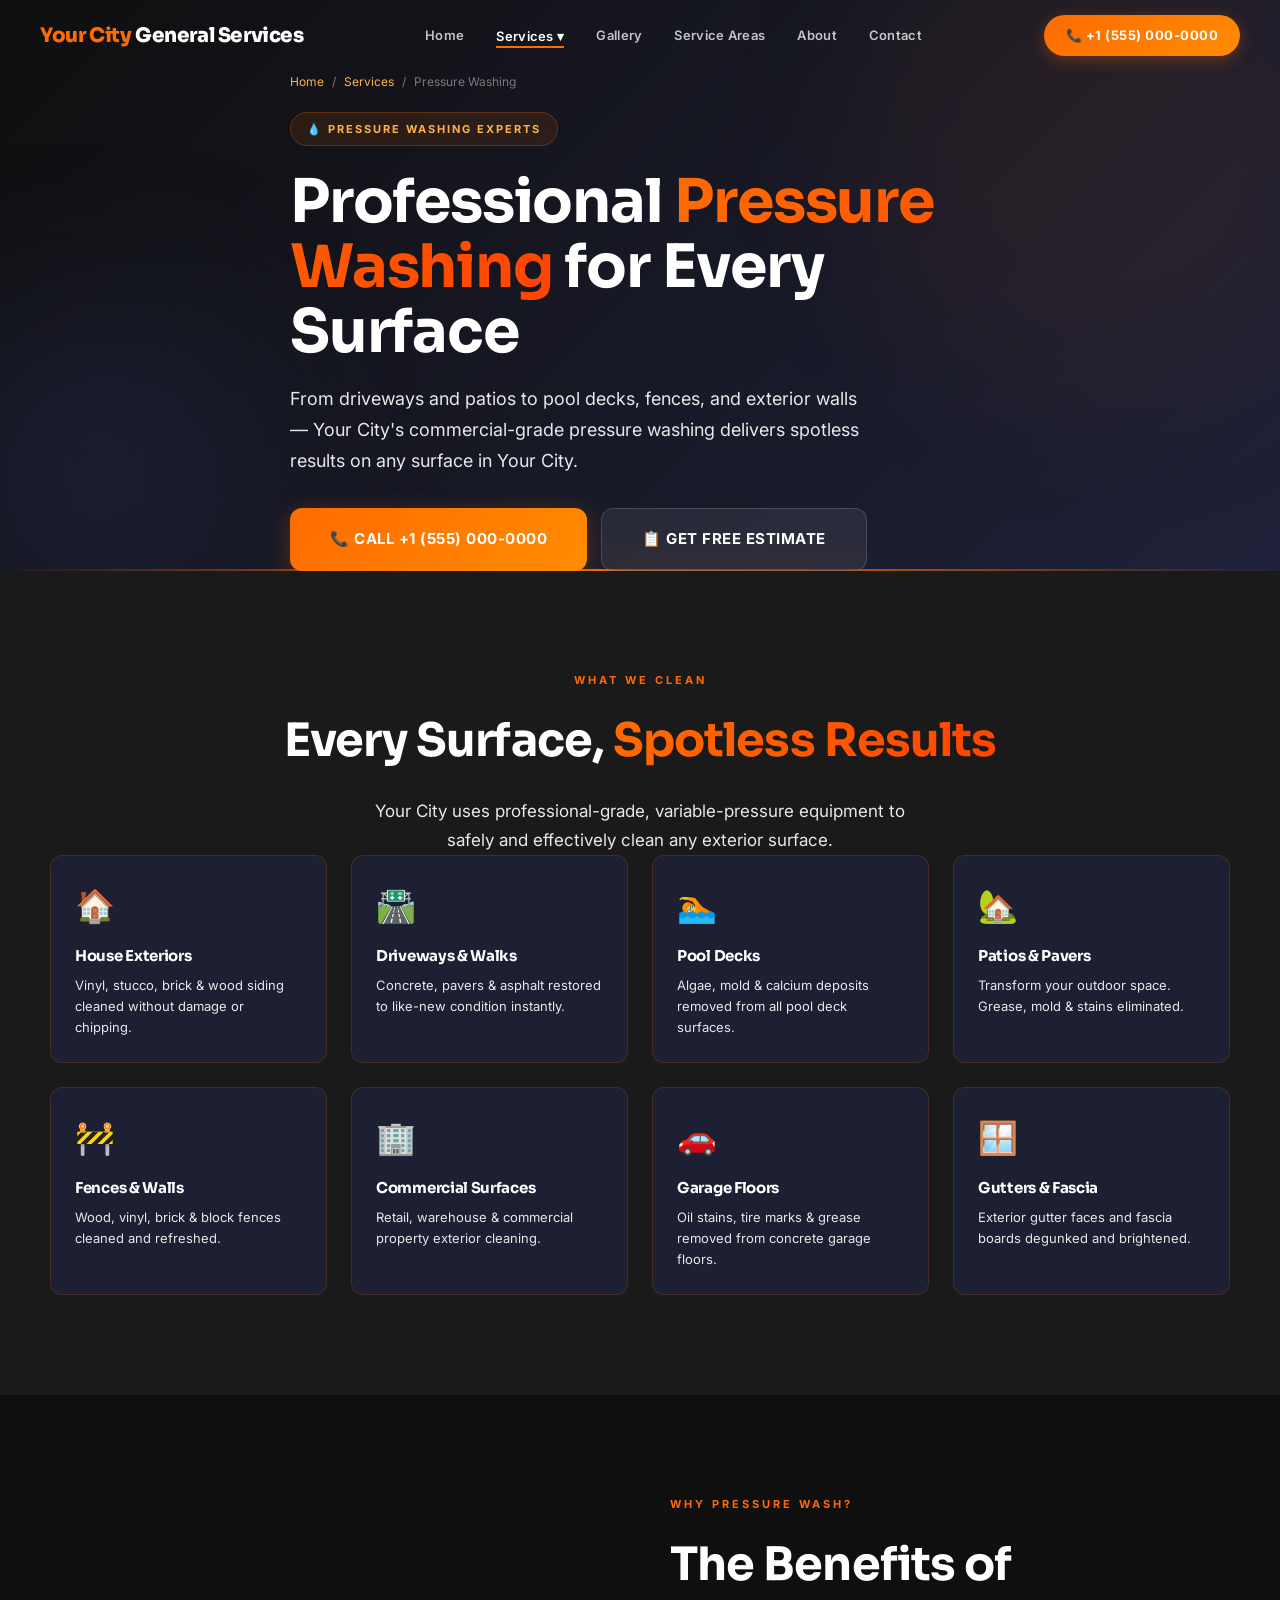
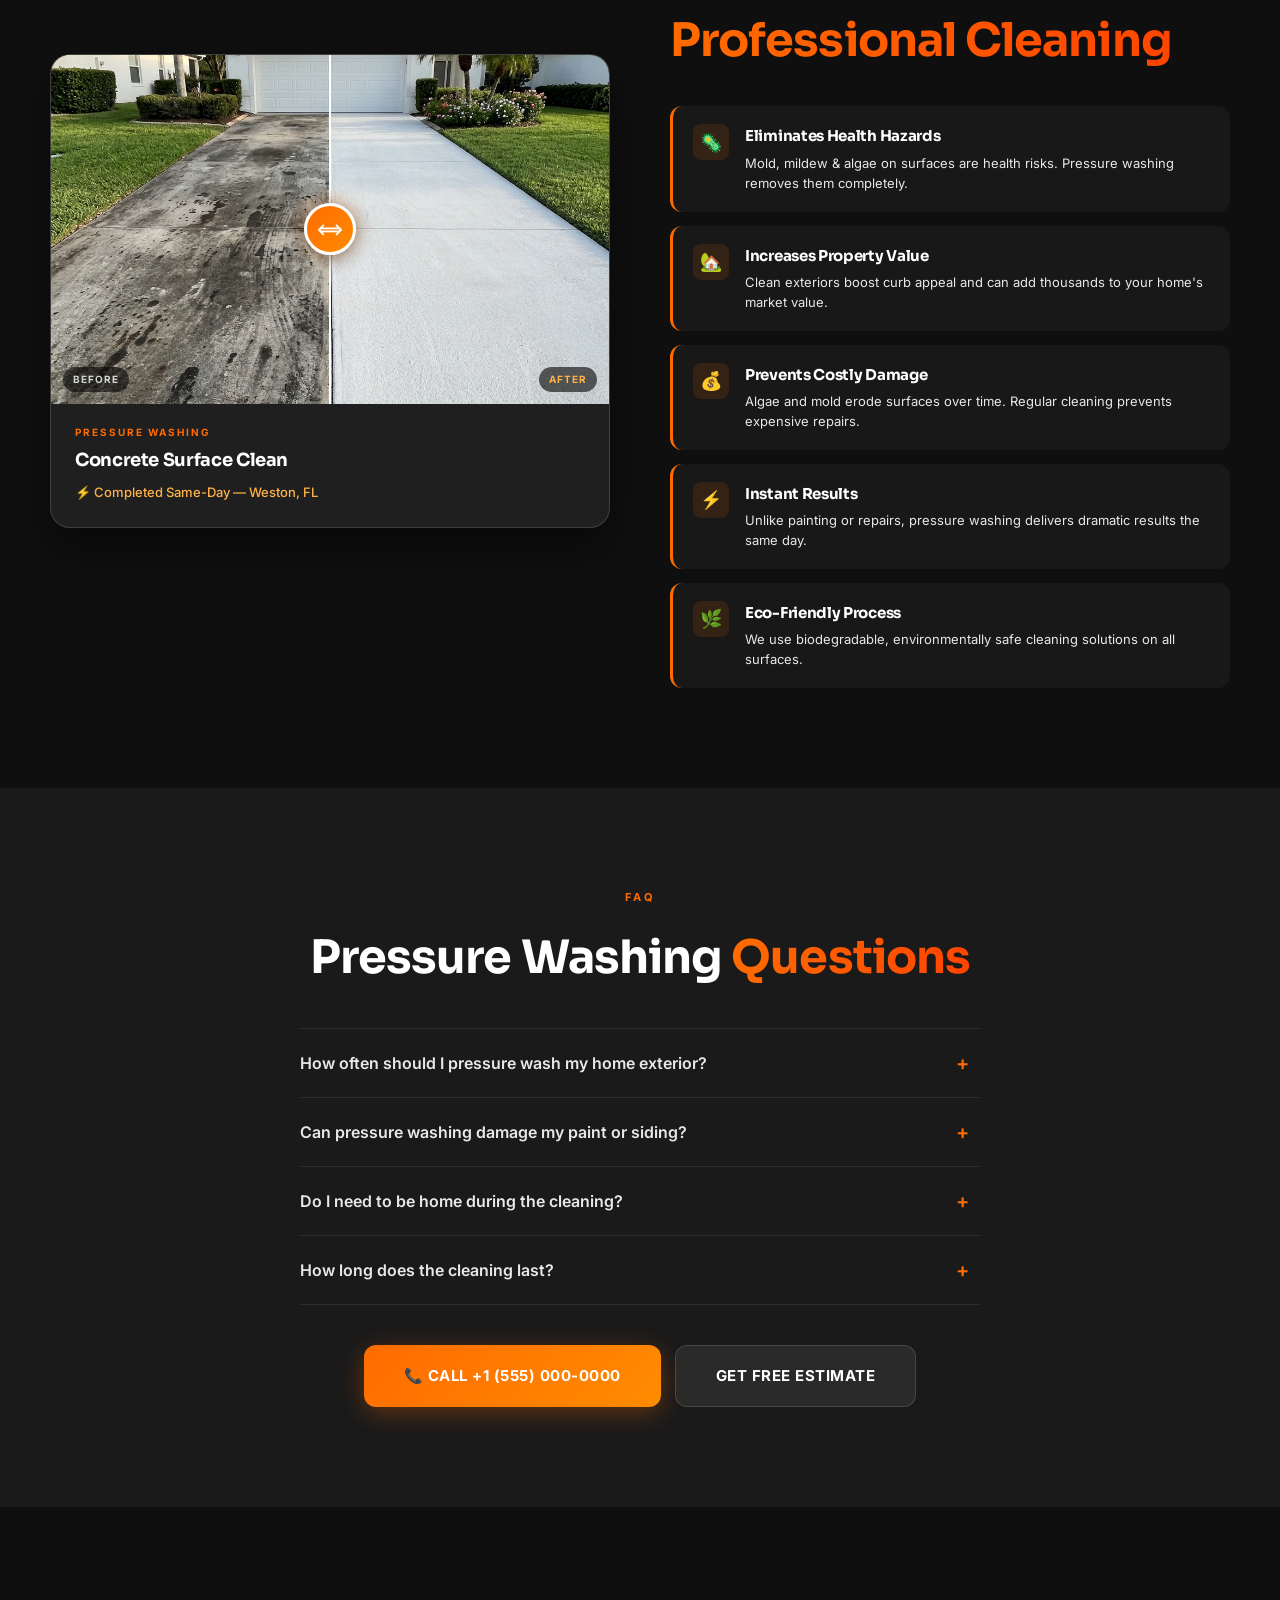
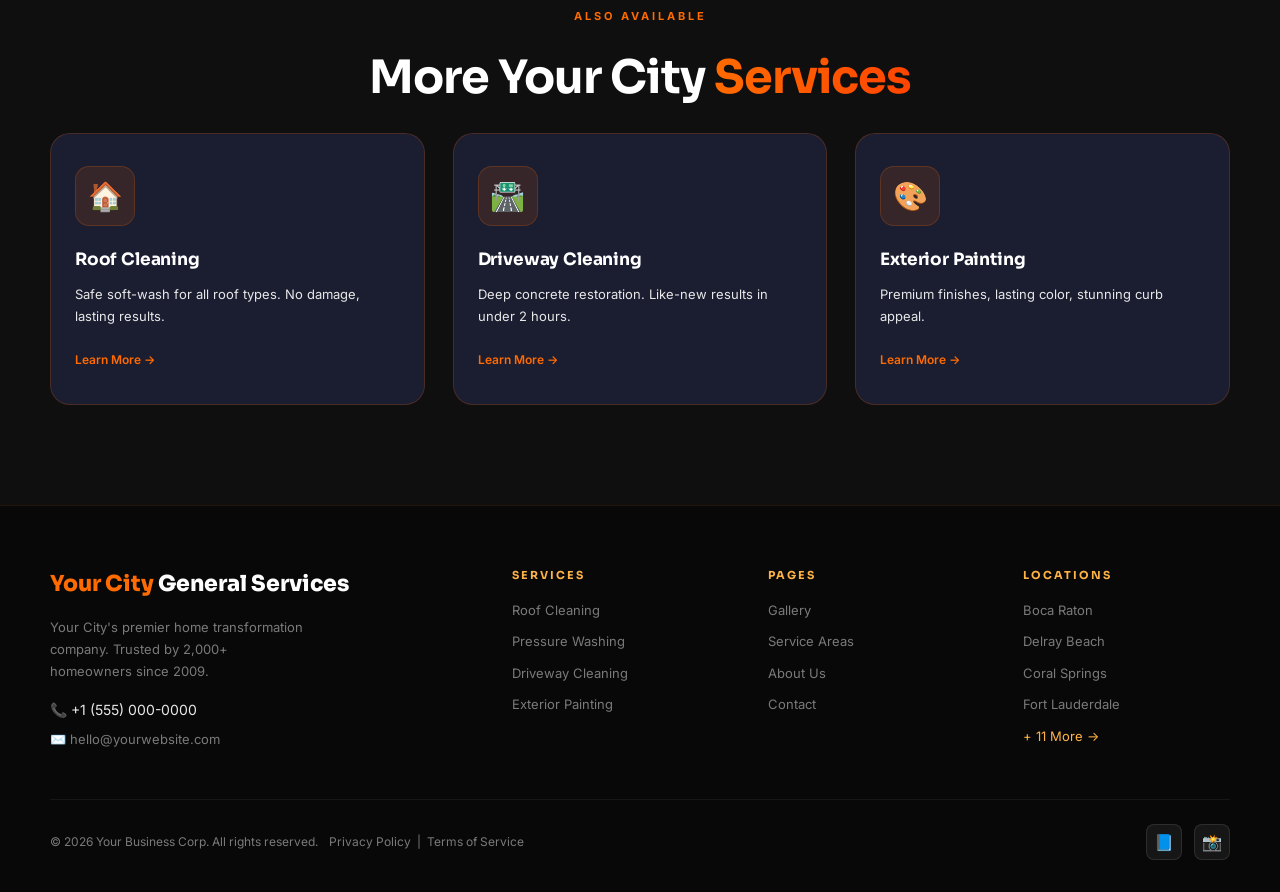
<file: services/pressure-washing.html>
<!DOCTYPE html>
<html lang="en">
<head>
  <meta charset="UTF-8"/><meta name="viewport" content="width=device-width,initial-scale=1"/>
  <title>Pressure Washing | Your Business | Your City Cleaning Experts</title>
  <meta name="description" content="Professional pressure washing in Your City & surrounding areas. Driveways, patios, pool decks, fences & exterior walls. Same-day service. Call Your City at +1 (555) 000-0000."/>
  <link rel="stylesheet" href="../css/style.css"/>
  <style>
    .surface-card{background:rgba(30,33,57,.8);border:1px solid rgba(255,107,0,.18);border-radius:var(--radius-sm);padding:24px;transition:all .35s var(--ease);cursor:default}
    .surface-card:hover{border-color:rgba(255,107,0,.45);transform:translateY(-6px);box-shadow:0 20px 40px rgba(255,107,0,.12)}
    .surface-icon{font-size:32px;margin-bottom:12px}
    .surface-name{font-size:15px;font-weight:700;margin-bottom:6px}
    .surface-desc{font-size:13px;color:var(--light);line-height:1.6}
  </style>
</head>
<body>
<nav id="navbar"><div class="nav-inner">
  <a href="../index.html" class="nav-logo"><span>Your City</span> General Services</a>
  <div class="nav-links">
    <a href="../index.html" class="nav-link">Home</a>
    <div class="nav-dropdown"><a href="pressure-washing.html" class="nav-link active">Services ▾</a>
      <div class="nav-dropdown-menu">
        <a href="roof-cleaning.html" class="nav-dropdown-item">🏠 Roof Cleaning</a>
        <a href="pressure-washing.html" class="nav-dropdown-item">💧 Pressure Washing</a>
        <a href="driveway-cleaning.html" class="nav-dropdown-item">🛣️ Driveway Cleaning</a>
        <a href="exterior-painting.html" class="nav-dropdown-item">🎨 Painting</a>
      </div>
    </div>
    <a href="../gallery.html" class="nav-link">Gallery</a>
    <a href="../service-areas.html" class="nav-link">Service Areas</a>
    <a href="../about.html" class="nav-link">About</a>
    <a href="../contact.html" class="nav-link">Contact</a>
  </div>
  <a href="tel:01414827035" class="nav-cta">📞 +1 (555) 000-0000</a>
  <div class="nav-mobile-toggle" id="nav-toggle"><span></span><span></span><span></span></div>
</div></nav>
<div class="mobile-nav" id="mobile-nav"><button class="mobile-nav-close" id="mobile-close">✕</button>
  <a href="../index.html" class="mobile-nav-link">Home</a>
  <a href="roof-cleaning.html" class="mobile-nav-link">Roof Cleaning</a>
  <a href="pressure-washing.html" class="mobile-nav-link">Pressure Washing</a>
  <a href="driveway-cleaning.html" class="mobile-nav-link">Driveway Cleaning</a>
  <a href="exterior-painting.html" class="mobile-nav-link">Painting</a>
  <a href="../contact.html" class="mobile-nav-link">Contact</a>
  <a href="tel:01414827035" class="btn btn-primary btn-lg" style="margin-top:16px">📞 Call Now</a>
</div>

<section class="page-hero" style="min-height:60vh">
  <div class="page-hero-orb page-hero-orb-1" aria-hidden="true"></div>
  <div class="page-hero-orb page-hero-orb-2" aria-hidden="true"></div>
  <div class="container"><div class="page-hero-content">
    <div class="breadcrumb"><a href="../index.html">Home</a><span class="breadcrumb-sep">/</span><a href="pressure-washing.html">Services</a><span class="breadcrumb-sep">/</span><span>Pressure Washing</span></div>
    <div class="page-hero-badge">💧 Pressure Washing Experts</div>
    <h1>Professional <span class="gradient-text">Pressure Washing</span> for Every Surface</h1>
    <p>From driveways and patios to pool decks, fences, and exterior walls — Your City's commercial-grade pressure washing delivers spotless results on any surface in Your City.</p>
    <div class="page-hero-ctas">
      <a href="tel:01414827035" class="btn btn-primary btn-lg">📞 CALL +1 (555) 000-0000</a>
      <a href="../contact.html" class="btn btn-secondary btn-lg">📋 Get Free Estimate</a>
    </div>
  </div></div>
</section>

<!-- SURFACES WE CLEAN -->
<section class="section" style="background:#1A1A1A">
  <div class="container">
    <div class="center reveal">
      <span class="section-tag">What We Clean</span>
      <h2 class="section-title">Every Surface, <span class="gradient-text">Spotless Results</span></h2>
      <p class="section-subtitle">Your City uses professional-grade, variable-pressure equipment to safely and effectively clean any exterior surface.</p>
    </div>
    <div class="grid-4">
      <div class="surface-card reveal stagger-1"><div class="surface-icon">🏠</div><h3 class="surface-name">House Exteriors</h3><p class="surface-desc">Vinyl, stucco, brick &amp; wood siding cleaned without damage or chipping.</p></div>
      <div class="surface-card reveal stagger-2"><div class="surface-icon">🛣️</div><h3 class="surface-name">Driveways &amp; Walks</h3><p class="surface-desc">Concrete, pavers &amp; asphalt restored to like-new condition instantly.</p></div>
      <div class="surface-card reveal stagger-3"><div class="surface-icon">🏊</div><h3 class="surface-name">Pool Decks</h3><p class="surface-desc">Algae, mold &amp; calcium deposits removed from all pool deck surfaces.</p></div>
      <div class="surface-card reveal stagger-4"><div class="surface-icon">🏡</div><h3 class="surface-name">Patios &amp; Pavers</h3><p class="surface-desc">Transform your outdoor space. Grease, mold &amp; stains eliminated.</p></div>
      <div class="surface-card reveal stagger-1"><div class="surface-icon">🚧</div><h3 class="surface-name">Fences &amp; Walls</h3><p class="surface-desc">Wood, vinyl, brick &amp; block fences cleaned and refreshed.</p></div>
      <div class="surface-card reveal stagger-2"><div class="surface-icon">🏢</div><h3 class="surface-name">Commercial Surfaces</h3><p class="surface-desc">Retail, warehouse &amp; commercial property exterior cleaning.</p></div>
      <div class="surface-card reveal stagger-3"><div class="surface-icon">🚗</div><h3 class="surface-name">Garage Floors</h3><p class="surface-desc">Oil stains, tire marks &amp; grease removed from concrete garage floors.</p></div>
      <div class="surface-card reveal stagger-4"><div class="surface-icon">🪟</div><h3 class="surface-name">Gutters &amp; Fascia</h3><p class="surface-desc">Exterior gutter faces and fascia boards degunked and brightened.</p></div>
    </div>
  </div>
</section>

<!-- BEFORE/AFTER + BENEFITS -->
<section class="section" style="background:var(--bg)">
  <div class="container">
    <div class="grid-2">
      <div class="reveal-left">
        <article class="ba-card">
          <div class="ba-slider-wrap" data-slider>
            <img class="ba-img ba-before-img" src="../images/driveway-before.jpg" alt="Grimy concrete surface before pressure washing"/>
            <img class="ba-img ba-after-img" src="../images/driveway-after.jpg" alt="Sparkling clean surface after Your City pressure washing"/>
            <div class="ba-divider"></div><div class="ba-handle">⟺</div>
            <div class="ba-label-before">BEFORE</div><div class="ba-label-after">AFTER</div>
          </div>
          <div class="ba-info"><div class="ba-tag">Pressure Washing</div><h3 class="ba-title">Concrete Surface Clean</h3><p class="ba-stat">⚡ Completed Same-Day — Weston, FL</p></div>
        </article>
      </div>
      <div class="reveal-right">
        <span class="section-tag">Why Pressure Wash?</span>
        <h2 class="section-title">The Benefits of <span class="gradient-text">Professional Cleaning</span></h2>
        <div style="display:flex;flex-direction:column;gap:14px;margin-top:28px">
          <div class="trust-point"><div class="tp-icon">🦠</div><div class="tp-text"><h4>Eliminates Health Hazards</h4><p>Mold, mildew &amp; algae on surfaces are health risks. Pressure washing removes them completely.</p></div></div>
          <div class="trust-point"><div class="tp-icon">🏡</div><div class="tp-text"><h4>Increases Property Value</h4><p>Clean exteriors boost curb appeal and can add thousands to your home's market value.</p></div></div>
          <div class="trust-point"><div class="tp-icon">💰</div><div class="tp-text"><h4>Prevents Costly Damage</h4><p>Algae and mold erode surfaces over time. Regular cleaning prevents expensive repairs.</p></div></div>
          <div class="trust-point"><div class="tp-icon">⚡</div><div class="tp-text"><h4>Instant Results</h4><p>Unlike painting or repairs, pressure washing delivers dramatic results the same day.</p></div></div>
          <div class="trust-point"><div class="tp-icon">🌿</div><div class="tp-text"><h4>Eco-Friendly Process</h4><p>We use biodegradable, environmentally safe cleaning solutions on all surfaces.</p></div></div>
        </div>
      </div>
    </div>
  </div>
</section>

<!-- FAQ -->
<section class="section" style="background:#1A1A1A">
  <div class="container" style="max-width:760px">
    <div class="center reveal">
      <span class="section-tag">FAQ</span>
      <h2 class="section-title">Pressure Washing <span class="gradient-text">Questions</span></h2>
    </div>
    <div style="margin-top:32px;border-top:1px solid rgba(255,255,255,.08)">
      <div class="faq-item"><button class="faq-question">How often should I pressure wash my home exterior?<span class="faq-icon">+</span></button><div class="faq-answer"><div class="faq-answer-inner">In Your City's climate, we recommend pressure washing your home exterior once a year and driveways/patios every 1–2 years. The high humidity and heat accelerate mold and algae growth.</div></div></div>
      <div class="faq-item"><button class="faq-question">Can pressure washing damage my paint or siding?<span class="faq-icon">+</span></button><div class="faq-answer"><div class="faq-answer-inner">In the hands of an amateur, yes. Your City's certified technicians calibrate pressure levels precisely for each surface type — from gentle 500 PSI for delicate stucco to 3,000+ PSI for concrete — ensuring zero damage.</div></div></div>
      <div class="faq-item"><button class="faq-question">Do I need to be home during the cleaning?<span class="faq-icon">+</span></button><div class="faq-answer"><div class="faq-answer-inner">Not necessarily. Many of our customers leave us a gate code. We just need access to an outdoor water supply. We'll send photo updates and a completion notification when done.</div></div></div>
      <div class="faq-item"><button class="faq-question">How long does the cleaning last?<span class="faq-icon">+</span></button><div class="faq-answer"><div class="faq-answer-inner">Results typically last 12–18 months depending on the surface, your environment, and amount of tree coverage. We can apply a protective sealant after cleaning to extend results further.</div></div></div>
    </div>
    <div style="text-align:center;margin-top:40px;display:flex;gap:14px;justify-content:center;flex-wrap:wrap">
      <a href="tel:01414827035" class="btn btn-primary btn-lg">📞 CALL +1 (555) 000-0000</a>
      <a href="../contact.html" class="btn btn-secondary btn-lg">Get Free Estimate</a>
    </div>
  </div>
</section>

<!-- RELATED SERVICES -->
<section class="section" style="background:var(--bg)">
  <div class="container">
    <div class="center reveal"><span class="section-tag">Also Available</span><h2 class="section-title">More Your City <span class="gradient-text">Services</span></h2></div>
    <div class="grid-3" style="margin-top:0">
      <a href="roof-cleaning.html" class="service-card reveal stagger-1" style="text-decoration:none"><div class="service-icon">🏠</div><h3 class="service-name">Roof Cleaning</h3><p class="service-desc">Safe soft-wash for all roof types. No damage, lasting results.</p><span class="service-cta">Learn More →</span></a>
      <a href="driveway-cleaning.html" class="service-card reveal stagger-2" style="text-decoration:none"><div class="service-icon">🛣️</div><h3 class="service-name">Driveway Cleaning</h3><p class="service-desc">Deep concrete restoration. Like-new results in under 2 hours.</p><span class="service-cta">Learn More →</span></a>
      <a href="exterior-painting.html" class="service-card reveal stagger-3" style="text-decoration:none"><div class="service-icon">🎨</div><h3 class="service-name">Exterior Painting</h3><p class="service-desc">Premium finishes, lasting color, stunning curb appeal.</p><span class="service-cta">Learn More →</span></a>
    </div>
  </div>
</section>
<footer style="background:#080808;border-top:1px solid rgba(255,107,0,.12);padding:60px 0 32px" role="contentinfo">
  <div class="container">
    <div class="footer-grid">
      <div>
        <div style="font-family:'Sora',sans-serif;font-size:22px;font-weight:800;margin-bottom:14px"><span style="color:var(--red)">Your City</span> General Services</div>
        <p style="font-size:13px;color:var(--gray);max-width:260px;line-height:1.7;margin-bottom:16px">Your City's premier home transformation company. Trusted by 2,000+ homeowners since 2009.</p>
        <a href="tel:01414827035" style="display:block;font-size:14px;color:var(--light);margin-bottom:8px">📞 +1 (555) 000-0000</a>
        <a href="mailto:hello@yourwebsite.com" style="display:block;font-size:13px;color:var(--gray)">✉️ hello@yourwebsite.com</a>
      </div>
      <div>
        <h5 style="font-size:11px;font-weight:700;letter-spacing:2px;text-transform:uppercase;color:var(--copper);margin-bottom:16px">Services</h5>
        <div style="display:flex;flex-direction:column;gap:10px">
          <a href="roof-cleaning.html" style="font-size:13px;color:var(--gray);transition:color .2s" onmouseover="this.style.color='white'" onmouseout="this.style.color='var(--gray)'">Roof Cleaning</a>
          <a href="pressure-washing.html" style="font-size:13px;color:var(--gray);transition:color .2s" onmouseover="this.style.color='white'" onmouseout="this.style.color='var(--gray)'">Pressure Washing</a>
          <a href="driveway-cleaning.html" style="font-size:13px;color:var(--gray);transition:color .2s" onmouseover="this.style.color='white'" onmouseout="this.style.color='var(--gray)'">Driveway Cleaning</a>
          <a href="exterior-painting.html" style="font-size:13px;color:var(--gray);transition:color .2s" onmouseover="this.style.color='white'" onmouseout="this.style.color='var(--gray)'">Exterior Painting</a>
        </div>
      </div>
      <div>
        <h5 style="font-size:11px;font-weight:700;letter-spacing:2px;text-transform:uppercase;color:var(--copper);margin-bottom:16px">Pages</h5>
        <div style="display:flex;flex-direction:column;gap:10px">
          <a href="../gallery.html" style="font-size:13px;color:var(--gray);transition:color .2s" onmouseover="this.style.color='white'" onmouseout="this.style.color='var(--gray)'">Gallery</a>
          <a href="../service-areas.html" style="font-size:13px;color:var(--gray);transition:color .2s" onmouseover="this.style.color='white'" onmouseout="this.style.color='var(--gray)'">Service Areas</a>
          <a href="../about.html" style="font-size:13px;color:var(--gray);transition:color .2s" onmouseover="this.style.color='white'" onmouseout="this.style.color='var(--gray)'">About Us</a>
          <a href="../contact.html" style="font-size:13px;color:var(--gray);transition:color .2s" onmouseover="this.style.color='white'" onmouseout="this.style.color='var(--gray)'">Contact</a>
        </div>
      </div>
      <div>
        <h5 style="font-size:11px;font-weight:700;letter-spacing:2px;text-transform:uppercase;color:var(--copper);margin-bottom:16px">Locations</h5>
        <div style="display:flex;flex-direction:column;gap:10px">
          <a href="../service-areas.html" style="font-size:13px;color:var(--gray)">Boca Raton</a>
          <a href="../service-areas.html" style="font-size:13px;color:var(--gray)">Delray Beach</a>
          <a href="../service-areas.html" style="font-size:13px;color:var(--gray)">Coral Springs</a>
          <a href="../service-areas.html" style="font-size:13px;color:var(--gray)">Fort Lauderdale</a>
          <a href="../service-areas.html" style="font-size:13px;color:var(--gray);color:var(--copper)">+ 11 More →</a>
        </div>
      </div>
    </div>
    <div style="border-top:1px solid rgba(255,255,255,.06);padding-top:24px;display:flex;justify-content:space-between;align-items:center;flex-wrap:wrap;gap:12px">
      <p style="font-size:12px;color:var(--gray)">© 2026 Your Business Corp. All rights reserved. <span style="margin-left:8px"><a href="../privacy-policy.html" style="transition:color .2s" onmouseover="this.style.color='white'" onmouseout="this.style.color=''">Privacy Policy</a> &nbsp;|&nbsp; <a href="../terms.html" style="transition:color .2s" onmouseover="this.style.color='white'" onmouseout="this.style.color=''">Terms of Service</a></span></p>
      <div style="display:flex;gap:12px">
        <a href="#" style="width:36px;height:36px;border-radius:8px;background:rgba(255,255,255,.06);border:1px solid rgba(255,255,255,.1);display:flex;align-items:center;justify-content:center;font-size:16px;transition:all .25s" aria-label="Facebook" onmouseover="this.style.background='var(--red)'" onmouseout="this.style.background='rgba(255,255,255,.06)'">📘</a>
        <a href="#" target="_blank" rel="noopener noreferrer" style="width:36px;height:36px;border-radius:8px;background:rgba(255,255,255,.06);border:1px solid rgba(255,255,255,.1);display:flex;align-items:center;justify-content:center;font-size:16px;transition:all .25s" aria-label="Follow Your City on Instagram" onmouseover="this.style.background='var(--red)'" onmouseout="this.style.background='rgba(255,255,255,.06)'">📸</a>
      </div>
    </div>
  </div>
</footer>
<a href="tel:01414827035" id="sticky-call" aria-label="Call Your City">📞</a>
<a href="https://wa.me/101414827035?text=Hello!%20I%20would%20like%20to%20get%20a%20free%20estimate." id="whatsapp-btn" aria-label="WhatsApp" target="_blank">💬</a>
<script src="../js/main.js"></script>
</body></html>
</file>
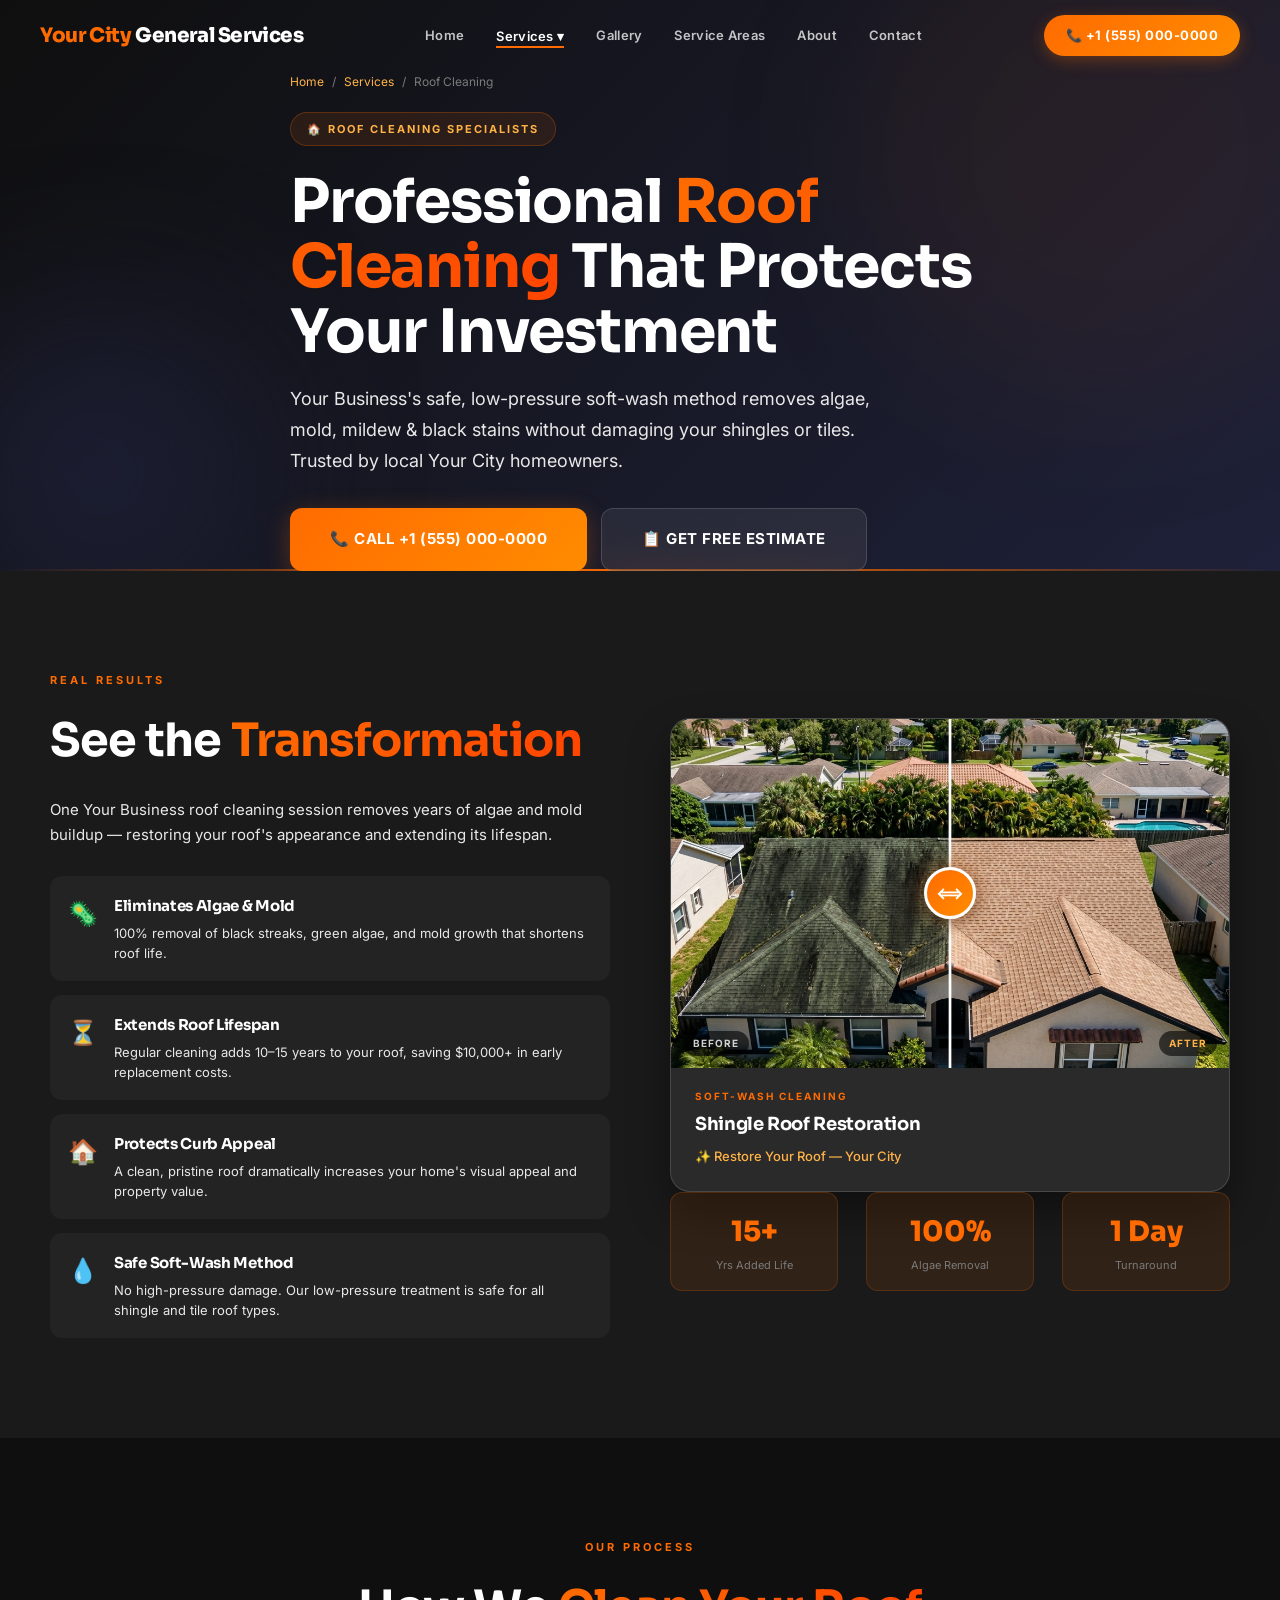
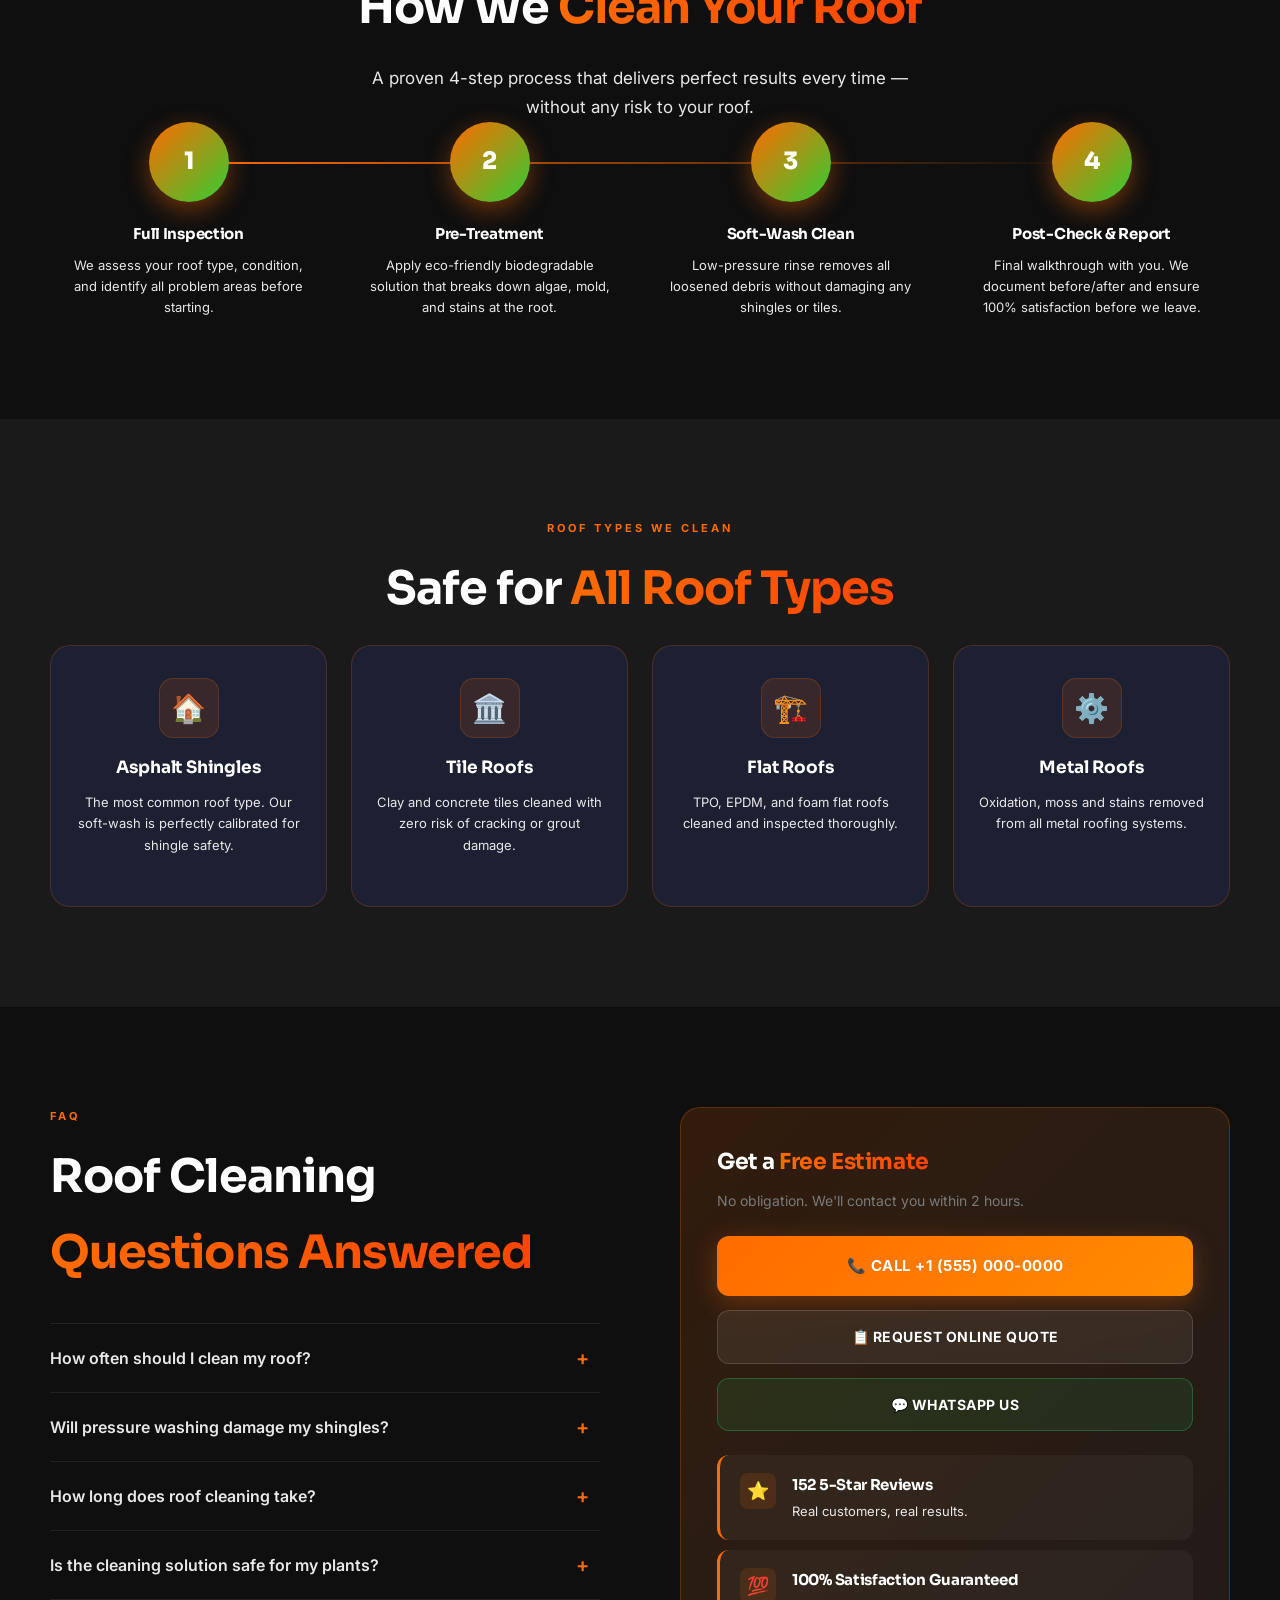
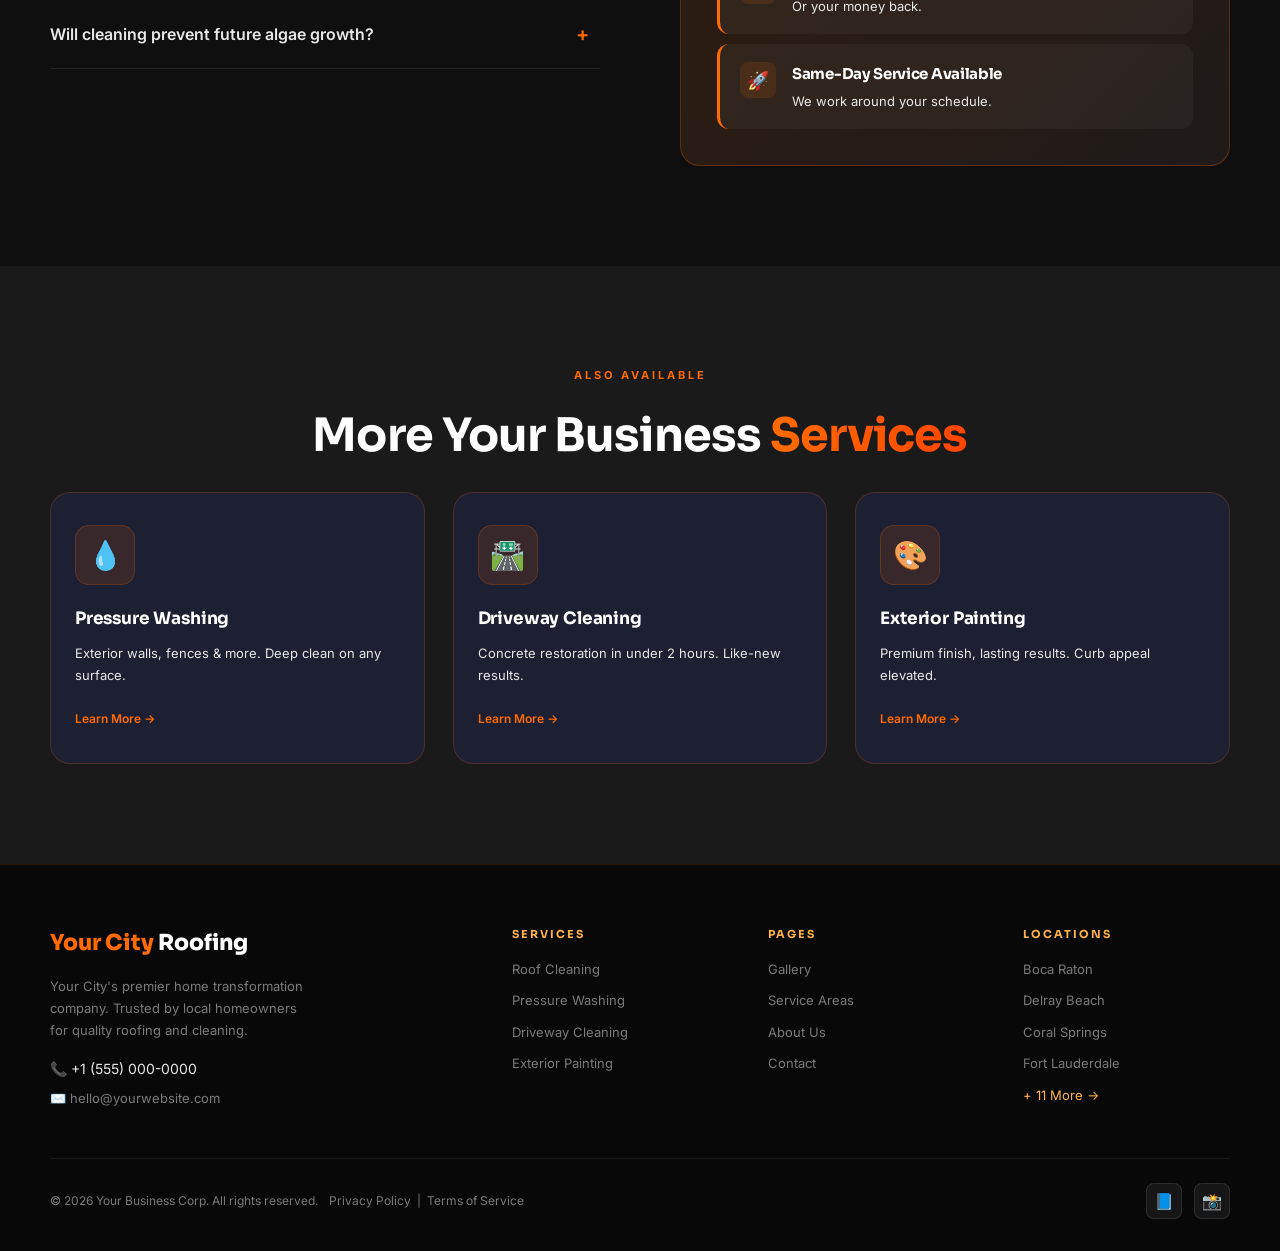
<file: services/roof-cleaning.html>
<!DOCTYPE html>
<html lang="en">
<head>
  <meta charset="UTF-8"/><meta name="viewport" content="width=device-width,initial-scale=1"/>
  <title>Roof Cleaning | Your Business | Soft-Wash Specialists | Your City</title>
  <meta name="description" content="Professional roof cleaning in Your City. Your Business's safe soft-wash method removes algae, moss & stains without damage. Professional service. Call +1 (555) 000-0000."/>
  <link rel="stylesheet" href="../css/style.css"/>
  <style>
    .process-steps{display:grid;grid-template-columns:repeat(4,1fr);gap:24px;position:relative}
    .process-steps::before{content:'';position:absolute;top:40px;left:12.5%;right:12.5%;height:2px;background:linear-gradient(90deg,var(--red),transparent);z-index:0}
    .step{text-align:center;padding:0 16px;position:relative;z-index:1}
    .step-num{width:80px;height:80px;border-radius:50%;background:linear-gradient(135deg,#FF6B00,#32CD32);display:flex;align-items:center;justify-content:center;font-family:'Sora',sans-serif;font-size:24px;font-weight:800;color:white;margin:0 auto 20px;box-shadow:0 8px 24px rgba(255,107,0,.4)}
    .step-title{font-size:15px;font-weight:700;margin-bottom:8px}
    .step-desc{font-size:13px;color:var(--light);line-height:1.65}
    .benefit-item{display:flex;align-items:flex-start;gap:14px;background:rgba(255,255,255,.04);border-radius:12px;padding:18px;transition:all .3s var(--ease)}
    .benefit-item:hover{background:rgba(255,107,0,.08);transform:translateX(6px)}
    .benefit-icon{font-size:24px;min-width:32px}
    .benefit-text h4{font-size:15px;font-weight:700;margin-bottom:4px}
    .benefit-text p{font-size:13px;color:var(--light);line-height:1.55}
    @media(max-width:768px){.process-steps{grid-template-columns:repeat(2,1fr)}.process-steps::before{display:none}}
  </style>
</head>
<body>
<nav id="navbar"><div class="nav-inner">
  <a href="../index.html" class="nav-logo"><span>Your City</span> General Services</a>
  <div class="nav-links">
    <a href="../index.html" class="nav-link">Home</a>
    <div class="nav-dropdown"><a href="roof-cleaning.html" class="nav-link active">Services ▾</a>
      <div class="nav-dropdown-menu">
        <a href="roof-cleaning.html" class="nav-dropdown-item">🏠 Roof Cleaning</a>
        <a href="pressure-washing.html" class="nav-dropdown-item">💧 Pressure Washing</a>
        <a href="driveway-cleaning.html" class="nav-dropdown-item">🛣️ Driveway Cleaning</a>
        <a href="exterior-painting.html" class="nav-dropdown-item">🎨 Painting</a>
      </div>
    </div>
    <a href="../gallery.html" class="nav-link">Gallery</a>
    <a href="../service-areas.html" class="nav-link">Service Areas</a>
    <a href="../about.html" class="nav-link">About</a>
    <a href="../contact.html" class="nav-link">Contact</a>
  </div>
    <a href="tel:01414827035" class="nav-cta">📞 +1 (555) 000-0000</a>
  <div class="nav-mobile-toggle" id="nav-toggle"><span></span><span></span><span></span></div>
</div></nav>
<div class="mobile-nav" id="mobile-nav"><button class="mobile-nav-close" id="mobile-close">✕</button>
  <a href="../index.html" class="mobile-nav-link">Home</a>
  <a href="roof-cleaning.html" class="mobile-nav-link">Roof Cleaning</a>
  <a href="pressure-washing.html" class="mobile-nav-link">Pressure Washing</a>
  <a href="driveway-cleaning.html" class="mobile-nav-link">Driveway Cleaning</a>
  <a href="exterior-painting.html" class="mobile-nav-link">Painting</a>
  <a href="../contact.html" class="mobile-nav-link">Contact</a>
  <a href="tel:01414827035" class="btn btn-primary btn-lg" style="margin-top:16px">📞 Call Now</a>
</div>

<!-- HERO -->
<section class="page-hero" style="min-height:60vh">
  <div class="page-hero-orb page-hero-orb-1" aria-hidden="true"></div>
  <div class="page-hero-orb page-hero-orb-2" aria-hidden="true"></div>
  <div class="container"><div class="page-hero-content">
    <div class="breadcrumb"><a href="../index.html">Home</a><span class="breadcrumb-sep">/</span><a href="roof-cleaning.html">Services</a><span class="breadcrumb-sep">/</span><span>Roof Cleaning</span></div>
    <div class="page-hero-badge">🏠 Roof Cleaning Specialists</div>
    <h1>Professional <span class="gradient-text">Roof Cleaning</span> That Protects Your Investment</h1>
    <p>Your Business's safe, low-pressure soft-wash method removes algae, mold, mildew &amp; black stains without damaging your shingles or tiles. Trusted by local Your City homeowners.</p>
    <div class="page-hero-ctas">
      <a href="tel:01414827035" class="btn btn-primary btn-lg">📞 CALL +1 (555) 000-0000</a>
      <a href="../contact.html" class="btn btn-secondary btn-lg">📋 Get Free Estimate</a>
    </div>
  </div></div>
</section>

<!-- BEFORE/AFTER -->
<section class="section" style="background:#1A1A1A">
  <div class="container">
    <div class="grid-2">
      <div class="reveal-left">
        <span class="section-tag">Real Results</span>
        <h2 class="section-title">See the <span class="gradient-text">Transformation</span></h2>
        <p style="font-size:15px;color:var(--light);line-height:1.7;margin-bottom:28px">One Your Business roof cleaning session removes years of algae and mold buildup — restoring your roof's appearance and extending its lifespan.</p>
        <div style="display:flex;flex-direction:column;gap:14px">
          <div class="benefit-item"><div class="benefit-icon">🦠</div><div class="benefit-text"><h4>Eliminates Algae &amp; Mold</h4><p>100% removal of black streaks, green algae, and mold growth that shortens roof life.</p></div></div>
          <div class="benefit-item"><div class="benefit-icon">⏳</div><div class="benefit-text"><h4>Extends Roof Lifespan</h4><p>Regular cleaning adds 10–15 years to your roof, saving $10,000+ in early replacement costs.</p></div></div>
          <div class="benefit-item"><div class="benefit-icon">🏠</div><div class="benefit-text"><h4>Protects Curb Appeal</h4><p>A clean, pristine roof dramatically increases your home's visual appeal and property value.</p></div></div>
          <div class="benefit-item"><div class="benefit-icon">💧</div><div class="benefit-text"><h4>Safe Soft-Wash Method</h4><p>No high-pressure damage. Our low-pressure treatment is safe for all shingle and tile roof types.</p></div></div>
        </div>
      </div>
      <div class="reveal-right">
        <article class="ba-card">
          <div class="ba-slider-wrap" data-slider>
            <img class="ba-img ba-before-img" src="../images/roof-before.jpg" alt="Dark, mold-covered shingle roof before Your City cleaning"/>
            <img class="ba-img ba-after-img" src="../images/roof-after.jpg" alt="Pristine, clean roof after Your City soft-wash treatment"/>
            <div class="ba-divider"></div><div class="ba-handle">⟺</div>
            <div class="ba-label-before">BEFORE</div><div class="ba-label-after">AFTER</div>
          </div>
          <div class="ba-info"><div class="ba-tag">Soft-Wash Cleaning</div><h3 class="ba-title">Shingle Roof Restoration</h3><p class="ba-stat">✨ Restore Your Roof — Your City</p></div>
        </article>
        <div class="grid-3">
          <div style="background:rgba(255,107,0,.1);border:1px solid rgba(255,107,0,.2);border-radius:12px;padding:16px;text-align:center">
            <div style="font-family:'Sora',sans-serif;font-size:28px;font-weight:800;color:var(--red)">15+</div>
            <div style="font-size:11px;color:var(--gray)">Yrs Added Life</div>
          </div>
          <div style="background:rgba(255,107,0,.1);border:1px solid rgba(255,107,0,.2);border-radius:12px;padding:16px;text-align:center">
            <div style="font-family:'Sora',sans-serif;font-size:28px;font-weight:800;color:var(--red)">100%</div>
            <div style="font-size:11px;color:var(--gray)">Algae Removal</div>
          </div>
          <div style="background:rgba(255,107,0,.1);border:1px solid rgba(255,107,0,.2);border-radius:12px;padding:16px;text-align:center">
            <div style="font-family:'Sora',sans-serif;font-size:28px;font-weight:800;color:var(--red)">1 Day</div>
            <div style="font-size:11px;color:var(--gray)">Turnaround</div>
          </div>
        </div>
      </div>
    </div>
  </div>
</section>

<!-- PROCESS -->
<section class="section" style="background:var(--bg)">
  <div class="container">
    <div class="center reveal">
      <span class="section-tag">Our Process</span>
      <h2 class="section-title">How We <span class="gradient-text">Clean Your Roof</span></h2>
      <p class="section-subtitle">A proven 4-step process that delivers perfect results every time — without any risk to your roof.</p>
    </div>
    <div class="process-steps reveal">
      <div class="step stagger-1"><div class="step-num">1</div><h3 class="step-title">Full Inspection</h3><p class="step-desc">We assess your roof type, condition, and identify all problem areas before starting.</p></div>
      <div class="step stagger-2"><div class="step-num">2</div><h3 class="step-title">Pre-Treatment</h3><p class="step-desc">Apply eco-friendly biodegradable solution that breaks down algae, mold, and stains at the root.</p></div>
      <div class="step stagger-3"><div class="step-num">3</div><h3 class="step-title">Soft-Wash Clean</h3><p class="step-desc">Low-pressure rinse removes all loosened debris without damaging any shingles or tiles.</p></div>
      <div class="step stagger-4"><div class="step-num">4</div><h3 class="step-title">Post-Check &amp; Report</h3><p class="step-desc">Final walkthrough with you. We document before/after and ensure 100% satisfaction before we leave.</p></div>
    </div>
  </div>
</section>

<!-- ROOF TYPES -->
<section class="section" style="background:#1A1A1A">
  <div class="container">
    <div class="center reveal">
      <span class="section-tag">Roof Types We Clean</span>
      <h2 class="section-title">Safe for <span class="gradient-text">All Roof Types</span></h2>
    </div>
    <div class="grid-4" style="margin-top:0">
      <div class="service-card reveal stagger-1" style="text-align:center"><div class="service-icon" style="margin:0 auto 16px">🏠</div><h3 class="service-name">Asphalt Shingles</h3><p class="service-desc">The most common roof type. Our soft-wash is perfectly calibrated for shingle safety.</p></div>
      <div class="service-card reveal stagger-2" style="text-align:center"><div class="service-icon" style="margin:0 auto 16px">🏛️</div><h3 class="service-name">Tile Roofs</h3><p class="service-desc">Clay and concrete tiles cleaned with zero risk of cracking or grout damage.</p></div>
      <div class="service-card reveal stagger-3" style="text-align:center"><div class="service-icon" style="margin:0 auto 16px">🏗️</div><h3 class="service-name">Flat Roofs</h3><p class="service-desc">TPO, EPDM, and foam flat roofs cleaned and inspected thoroughly.</p></div>
      <div class="service-card reveal stagger-4" style="text-align:center"><div class="service-icon" style="margin:0 auto 16px">⚙️</div><h3 class="service-name">Metal Roofs</h3><p class="service-desc">Oxidation, moss and stains removed from all metal roofing systems.</p></div>
    </div>
  </div>
</section>

<!-- FAQ -->
<section class="section" style="background:var(--bg)">
  <div class="container">
    <div class="grid-2" style="gap:80px;align-items:start">
      <div class="reveal">
        <span class="section-tag">FAQ</span>
        <h2 class="section-title">Roof Cleaning <span class="gradient-text">Questions Answered</span></h2>
        <div style="margin-top:32px;border-top:1px solid rgba(255,255,255,.08)">
          <div class="faq-item"><button class="faq-question">How often should I clean my roof?<span class="faq-icon">+</span></button><div class="faq-answer"><div class="faq-answer-inner">In Your City's damp climate, we recommend cleaning every 2–3 years. Moss and algae can appear faster due to the moisture — don't wait until it's visibly severe.</div></div></div>
          <div class="faq-item"><button class="faq-question">Will pressure washing damage my shingles?<span class="faq-icon">+</span></button><div class="faq-answer"><div class="faq-answer-inner">High-pressure washing can absolutely damage shingles. That's why Your Business exclusively uses a soft-wash method — a low-pressure application with professional-grade cleaning solutions that safely eliminates algae without ripping granules from your shingles.</div></div></div>
          <div class="faq-item"><button class="faq-question">How long does roof cleaning take?<span class="faq-icon">+</span></button><div class="faq-answer"><div class="faq-answer-inner">Most residential roofs are completed in 2–4 hours. Larger or severely stained roofs may take a full day. We'll give you an accurate time estimate during your free consultation.</div></div></div>
          <div class="faq-item"><button class="faq-question">Is the cleaning solution safe for my plants?<span class="faq-icon">+</span></button><div class="faq-answer"><div class="faq-answer-inner">Yes. We use eco-friendly, biodegradable solutions and take care to pre-wet and rinse all landscaping before and after treatment. Your plants and pets are always protected.</div></div></div>
          <div class="faq-item"><button class="faq-question">Will cleaning prevent future algae growth?<span class="faq-icon">+</span></button><div class="faq-answer"><div class="faq-answer-inner">Our premium treatment includes a protective agent that inhibits algae and moss regrowth for 2–3 years after cleaning. You'll see dramatically slower re-accumulation.</div></div></div>
        </div>
      </div>
      <div class="reveal">
        <div style="background:linear-gradient(135deg,rgba(255,107,0,.15),rgba(232,180,161,.08));border:1px solid rgba(255,107,0,.25);border-radius:var(--radius);padding:36px">
          <h3 style="font-size:22px;font-weight:700;margin-bottom:8px">Get a <span class="gradient-text">Free Estimate</span></h3>
          <p style="font-size:14px;color:var(--gray);margin-bottom:24px">No obligation. We'll contact you within 2 hours.</p>
          <div style="display:flex;flex-direction:column;gap:14px">
            <a href="tel:01414827035" class="btn btn-primary btn-full btn-lg">📞 CALL +1 (555) 000-0000</a>
            <a href="../contact.html" class="btn btn-secondary btn-full">📋 Request Online Quote</a>
            <a href="https://wa.me/01414827035?text=Hello!%20I%20would%20like%20to%20get%20a%20free%20estimate." class="btn btn-full" style="background:rgba(37,211,102,.1);border:1px solid rgba(37,211,102,.3);color:white" target="_blank">💬 WhatsApp Us</a>
          </div>
          <div style="margin-top:24px;display:flex;flex-direction:column;gap:10px">
            <div class="trust-point" style="margin:0"><div class="tp-icon">⭐</div><div class="tp-text"><h4>152 5-Star Reviews</h4><p>Real customers, real results.</p></div></div>
            <div class="trust-point" style="margin:0"><div class="tp-icon">💯</div><div class="tp-text"><h4>100% Satisfaction Guaranteed</h4><p>Or your money back.</p></div></div>
            <div class="trust-point" style="margin:0"><div class="tp-icon">🚀</div><div class="tp-text"><h4>Same-Day Service Available</h4><p>We work around your schedule.</p></div></div>
          </div>
        </div>
      </div>
    </div>
  </div>
</section>

<!-- RELATED SERVICES -->
<section class="section" style="background:#1A1A1A">
  <div class="container">
    <div class="center reveal">
      <span class="section-tag">Also Available</span>
      <h2 class="section-title">More Your Business <span class="gradient-text">Services</span></h2>
    </div>
    <div class="grid-3" style="margin-top:0">
      <a href="pressure-washing.html" class="service-card reveal stagger-1" style="text-decoration:none"><div class="service-icon">💧</div><h3 class="service-name">Pressure Washing</h3><p class="service-desc">Exterior walls, fences &amp; more. Deep clean on any surface.</p><span class="service-cta">Learn More →</span></a>
      <a href="driveway-cleaning.html" class="service-card reveal stagger-2" style="text-decoration:none"><div class="service-icon">🛣️</div><h3 class="service-name">Driveway Cleaning</h3><p class="service-desc">Concrete restoration in under 2 hours. Like-new results.</p><span class="service-cta">Learn More →</span></a>
      <a href="exterior-painting.html" class="service-card reveal stagger-3" style="text-decoration:none"><div class="service-icon">🎨</div><h3 class="service-name">Exterior Painting</h3><p class="service-desc">Premium finish, lasting results. Curb appeal elevated.</p><span class="service-cta">Learn More →</span></a>
    </div>
  </div>
</section>
<footer style="background:#080808;border-top:1px solid rgba(255,107,0,.12);padding:60px 0 32px" role="contentinfo">
  <div class="container">
    <div class="footer-grid">
      <div>
        <div style="font-family:'Sora',sans-serif;font-size:22px;font-weight:800;margin-bottom:14px"><span style="color:var(--red)">Your City</span> Roofing</div>
        <p style="font-size:13px;color:var(--gray);max-width:260px;line-height:1.7;margin-bottom:16px">Your City's premier home transformation company. Trusted by local homeowners for quality roofing and cleaning.</p>
        <a href="tel:01414827035" style="display:block;font-size:14px;color:var(--light);margin-bottom:8px">📞 +1 (555) 000-0000</a>
        <a href="mailto:hello@yourwebsite.com" style="display:block;font-size:13px;color:var(--gray)">✉️ hello@yourwebsite.com</a>
      </div>
      <div>
        <h5 style="font-size:11px;font-weight:700;letter-spacing:2px;text-transform:uppercase;color:var(--copper);margin-bottom:16px">Services</h5>
        <div style="display:flex;flex-direction:column;gap:10px">
          <a href="roof-cleaning.html" style="font-size:13px;color:var(--gray);transition:color .2s" onmouseover="this.style.color='white'" onmouseout="this.style.color='var(--gray)'">Roof Cleaning</a>
          <a href="pressure-washing.html" style="font-size:13px;color:var(--gray);transition:color .2s" onmouseover="this.style.color='white'" onmouseout="this.style.color='var(--gray)'">Pressure Washing</a>
          <a href="driveway-cleaning.html" style="font-size:13px;color:var(--gray);transition:color .2s" onmouseover="this.style.color='white'" onmouseout="this.style.color='var(--gray)'">Driveway Cleaning</a>
          <a href="exterior-painting.html" style="font-size:13px;color:var(--gray);transition:color .2s" onmouseover="this.style.color='white'" onmouseout="this.style.color='var(--gray)'">Exterior Painting</a>
        </div>
      </div>
      <div>
        <h5 style="font-size:11px;font-weight:700;letter-spacing:2px;text-transform:uppercase;color:var(--copper);margin-bottom:16px">Pages</h5>
        <div style="display:flex;flex-direction:column;gap:10px">
          <a href="../gallery.html" style="font-size:13px;color:var(--gray);transition:color .2s" onmouseover="this.style.color='white'" onmouseout="this.style.color='var(--gray)'">Gallery</a>
          <a href="../service-areas.html" style="font-size:13px;color:var(--gray);transition:color .2s" onmouseover="this.style.color='white'" onmouseout="this.style.color='var(--gray)'">Service Areas</a>
          <a href="../about.html" style="font-size:13px;color:var(--gray);transition:color .2s" onmouseover="this.style.color='white'" onmouseout="this.style.color='var(--gray)'">About Us</a>
          <a href="../contact.html" style="font-size:13px;color:var(--gray);transition:color .2s" onmouseover="this.style.color='white'" onmouseout="this.style.color='var(--gray)'">Contact</a>
        </div>
      </div>
      <div>
        <h5 style="font-size:11px;font-weight:700;letter-spacing:2px;text-transform:uppercase;color:var(--copper);margin-bottom:16px">Locations</h5>
        <div style="display:flex;flex-direction:column;gap:10px">
          <a href="../service-areas.html" style="font-size:13px;color:var(--gray)">Boca Raton</a>
          <a href="../service-areas.html" style="font-size:13px;color:var(--gray)">Delray Beach</a>
          <a href="../service-areas.html" style="font-size:13px;color:var(--gray)">Coral Springs</a>
          <a href="../service-areas.html" style="font-size:13px;color:var(--gray)">Fort Lauderdale</a>
          <a href="../service-areas.html" style="font-size:13px;color:var(--gray);color:var(--copper)">+ 11 More →</a>
        </div>
      </div>
    </div>
    <div style="border-top:1px solid rgba(255,255,255,.06);padding-top:24px;display:flex;justify-content:space-between;align-items:center;flex-wrap:wrap;gap:12px">
      <p style="font-size:12px;color:var(--gray)">© 2026 Your Business Corp. All rights reserved. <span style="margin-left:8px"><a href="../privacy-policy.html" style="transition:color .2s" onmouseover="this.style.color='white'" onmouseout="this.style.color=''">Privacy Policy</a> &nbsp;|&nbsp; <a href="../terms.html" style="transition:color .2s" onmouseover="this.style.color='white'" onmouseout="this.style.color=''">Terms of Service</a></span></p>
      <div style="display:flex;gap:12px">
        <a href="#" style="width:36px;height:36px;border-radius:8px;background:rgba(255,255,255,.06);border:1px solid rgba(255,255,255,.1);display:flex;align-items:center;justify-content:center;font-size:16px;transition:all .25s" aria-label="Facebook" onmouseover="this.style.background='var(--red)'" onmouseout="this.style.background='rgba(255,255,255,.06)'">📘</a>
        <a href="#" target="_blank" rel="noopener noreferrer" style="width:36px;height:36px;border-radius:8px;background:rgba(255,255,255,.06);border:1px solid rgba(255,255,255,.1);display:flex;align-items:center;justify-content:center;font-size:16px;transition:all .25s" aria-label="Follow Your City on Instagram" onmouseover="this.style.background='var(--red)'" onmouseout="this.style.background='rgba(255,255,255,.06)'">📸</a>
      </div>
    </div>
  </div>
</footer>
<a href="tel:01414827035" id="sticky-call" aria-label="Call Your Business">📞</a>
<a href="https://wa.me/01414827035?text=Hello!%20I%20would%20like%20to%20get%20a%20free%20estimate." id="whatsapp-btn" aria-label="WhatsApp" target="_blank">💬</a>
<script src="../js/main.js"></script>
</body></html>
</file>
<file: css/style.css>
/* ===== K&R GENERAL SERVICES — GLOBAL DESIGN SYSTEM ===== */
@import url('https://fonts.googleapis.com/css2?family=Inter:wght@300;400;500;600;700;800;900&family=Sora:wght@300;400;600;700;800&display=swap');

/* ── ROOT VARIABLES ──────────────────────────────────────────── */
:root {
  --bg: #0F0F0F;
  --bg-2: #1A1A1A;
  --navy: #1E2139;
  --red: #FF6B00;
  --copper: #FFB347;
  --blue: #FF4500;
  --white: #FFFFFF;
  --light: #E8E8E8;
  --gray: #7A7A7A;
  --glass: rgba(255,255,255,0.07);
  --glass-md: rgba(255,255,255,0.12);
  --glass-border: rgba(255,255,255,0.14);
  --red-glass: rgba(255,107,0,0.12);
  --ease: cubic-bezier(0.25,0.46,0.45,0.94);
  --ease-bounce: cubic-bezier(0.34,1.56,0.64,1);
  --ease-gentle: cubic-bezier(0.16,1,0.3,1);
  --nav-h: 72px;
  --radius: 20px;
  --radius-sm: 12px;
}

/* ── RESET ───────────────────────────────────────────────────── */
*,*::before,*::after{box-sizing:border-box;margin:0;padding:0}
html,body{overflow-x:hidden;width:100%;position:relative}
body{font-family:'Inter',-apple-system,BlinkMacSystemFont,sans-serif;background:var(--bg);color:var(--white);line-height:1.65}
img{max-width:100%;display:block}
a{text-decoration:none;color:inherit}
button{cursor:pointer;border:none;background:none;font-family:inherit}
ul,ol{list-style:none}
::-webkit-scrollbar{width:5px}
::-webkit-scrollbar-track{background:var(--bg)}
::-webkit-scrollbar-thumb{background:var(--red);border-radius:3px}
::selection{background:rgba(255,107,0,.3);color:#fff}

/* ── TYPOGRAPHY ──────────────────────────────────────────────── */
.display{font-family:'Sora',sans-serif;font-weight:800;letter-spacing:-0.03em;line-height:1.05}
.heading{font-family:'Sora',sans-serif;font-weight:700;letter-spacing:-0.02em;line-height:1.1}
h1,h2,h3,h4,h5,h6{font-family:'Sora',sans-serif;font-weight:700;letter-spacing:-0.02em}

/* ── LAYOUT ──────────────────────────────────────────────────── */
.container{max-width:1260px;margin:0 auto;padding:0 40px}
.section{padding:100px 0}
.section-sm{padding:60px 0}
.grid-2{display:grid;grid-template-columns:1fr 1fr;gap:60px;align-items:center}
.grid-3{display:grid;grid-template-columns:repeat(3,1fr);gap:28px}
.grid-4{display:grid;grid-template-columns:repeat(4,1fr);gap:24px}
.grid-5{display:grid;grid-template-columns:repeat(5,1fr);gap:20px}
.center{text-align:center}
.center .section-subtitle{margin:0 auto}

/* ── SECTION LABELS ──────────────────────────────────────────── */
.section-tag{font-size:11px;font-weight:700;letter-spacing:3px;text-transform:uppercase;color:var(--red);margin-bottom:14px;display:block}
.section-title{font-size:clamp(28px,4vw,46px);margin-bottom:18px;color:var(--white)}
.section-subtitle{font-size:17px;color:var(--light);line-height:1.7;max-width:560px;margin-bottom:48px}
.gradient-text{background:linear-gradient(90deg,#FF6B00,#FF4500);-webkit-background-clip:text;-webkit-text-fill-color:transparent;background-clip:text}

/* ── NAVIGATION ──────────────────────────────────────────────── */
#navbar{
  position:fixed;top:0;left:0;right:0;z-index:1000;
  height:var(--nav-h);
  background:rgba(15,15,15,0);
  backdrop-filter:blur(0px);-webkit-backdrop-filter:blur(0px);
  border-bottom:1px solid rgba(255,255,255,0);
  display:flex;align-items:center;
  padding:0 40px;
  transition:background .4s,backdrop-filter .4s,border-color .4s;
}
#navbar.scrolled{
  background:rgba(15,15,15,.96);
  backdrop-filter:blur(24px);-webkit-backdrop-filter:blur(24px);
  border-bottom-color:rgba(255,107,0,.18);
}
.nav-inner{display:flex;align-items:center;justify-content:space-between;width:100%;max-width:1260px;margin:0 auto}
.nav-logo{font-family:'Sora',sans-serif;font-weight:800;font-size:20px;letter-spacing:-0.02em;color:var(--white);flex-shrink:0}
.nav-logo span{color:var(--red)}
.nav-links{display:flex;align-items:center;gap:32px}
.nav-link{font-size:13px;font-weight:600;letter-spacing:.3px;color:rgba(255,255,255,.75);transition:color .25s;position:relative;white-space:nowrap}
.nav-link::after{content:'';position:absolute;bottom:-4px;left:0;right:0;height:2px;background:var(--red);transform:scaleX(0);transform-origin:left;transition:transform .3s var(--ease)}
.nav-link:hover,.nav-link.active{color:var(--white)}
.nav-link:hover::after,.nav-link.active::after{transform:scaleX(1)}
.nav-dropdown{position:relative}
.nav-dropdown-menu{
  position:absolute;top:calc(100% + 16px);left:50%;transform:translateX(-50%);
  background:rgba(26,26,26,.98);backdrop-filter:blur(20px);
  border:1px solid var(--glass-border);border-radius:var(--radius-sm);
  padding:8px;min-width:200px;opacity:0;pointer-events:none;
  transition:opacity .25s,transform .25s;transform:translateX(-50%) translateY(-8px);
}
.nav-dropdown:hover .nav-dropdown-menu{opacity:1;pointer-events:auto;transform:translateX(-50%) translateY(0)}
.nav-dropdown-item{display:block;padding:10px 16px;font-size:13px;color:var(--light);border-radius:8px;transition:all .2s;white-space:nowrap}
.nav-dropdown-item:hover{background:var(--red-glass);color:var(--white)}
.nav-cta{
  display:flex;align-items:center;gap:10px;
  background:linear-gradient(135deg,#FF6B00,#FF8C00);
  color:white;font-size:13px;font-weight:700;letter-spacing:.5px;
  padding:10px 22px;border-radius:30px;
  transition:all .3s var(--ease);
  white-space:nowrap;
  box-shadow:0 4px 16px rgba(255,107,0,.3);
}
.nav-cta:hover{transform:translateY(-2px) scale(1.04);box-shadow:0 8px 28px rgba(255,107,0,.5)}
.nav-mobile-toggle{display:none;flex-direction:column;gap:5px;cursor:pointer;padding:4px}
.nav-mobile-toggle span{width:24px;height:2px;background:white;border-radius:2px;transition:all .3s}
.mobile-nav{
  position:fixed;inset:0;z-index:999;
  background:rgba(15,15,15,.98);backdrop-filter:blur(24px);
  display:flex;flex-direction:column;align-items:center;justify-content:center;gap:32px;
  opacity:0;pointer-events:none;transition:opacity .4s;
}
.mobile-nav.open{opacity:1;pointer-events:auto}
.mobile-nav-link{font-family:'Sora',sans-serif;font-size:28px;font-weight:700;color:rgba(255,255,255,.8);transition:color .2s}
.mobile-nav-link:hover{color:var(--red)}
.mobile-nav-close{position:absolute;top:24px;right:24px;font-size:24px;color:white;cursor:pointer;opacity:.6}
.mobile-nav-close:hover{opacity:1}

/* ── BUTTONS ─────────────────────────────────────────────────── */
.btn{display:inline-flex;align-items:center;gap:8px;font-weight:700;border-radius:var(--radius-sm);padding:14px 28px;font-size:14px;letter-spacing:.5px;text-transform:uppercase;transition:all .3s var(--ease);cursor:pointer;font-family:inherit}
.btn-primary{background:linear-gradient(135deg,#FF6B00,#FF8C00);color:white;box-shadow:0 6px 24px rgba(255,107,0,.3)}
.btn-primary:hover{transform:translateY(-3px) scale(1.03);box-shadow:0 14px 40px rgba(255,107,0,.5)}
.btn-primary:active{transform:scale(.97)}
.btn-secondary{background:var(--glass);border:1px solid var(--glass-border);color:white;backdrop-filter:blur(16px)}
.btn-secondary:hover{background:var(--glass-md);border-color:rgba(255,255,255,.3);transform:translateY(-2px)}
.btn-outline{background:transparent;border:2px solid var(--red);color:var(--red)}
.btn-outline:hover{background:var(--red);color:white}
.btn-lg{padding:18px 40px;font-size:15px}
.btn-full{width:100%;justify-content:center}

/* ── GLASSMORPHIC CARDS ───────────────────────────────────────── */
.glass-card{background:var(--glass);border:1px solid var(--glass-border);border-radius:var(--radius);backdrop-filter:blur(16px);-webkit-backdrop-filter:blur(16px)}
.navy-card{background:rgba(30,33,57,.8);border:1px solid rgba(255,107,0,.2);border-radius:var(--radius);backdrop-filter:blur(12px)}

/* ── SERVICE CARDS ───────────────────────────────────────────── */
.service-card{
  background:rgba(30,33,57,.8);border:1px solid rgba(255,107,0,.2);
  border-radius:var(--radius);padding:32px 24px;
  transition:all .35s var(--ease);cursor:pointer;position:relative;overflow:hidden;
}
.service-card::before{content:'';position:absolute;top:0;left:0;right:0;height:2px;background:linear-gradient(90deg,transparent,var(--red),transparent);transform:scaleX(0);transition:transform .4s var(--ease)}
.service-card:hover{transform:translateY(-10px);box-shadow:0 40px 80px rgba(255,107,0,.18);border-color:rgba(255,107,0,.45)}
.service-card:hover::before{transform:scaleX(1)}
.service-icon{width:60px;height:60px;background:var(--red-glass);border:1px solid rgba(255,107,0,.2);border-radius:14px;display:flex;align-items:center;justify-content:center;font-size:28px;margin-bottom:20px;transition:all .3s var(--ease)}
.service-card:hover .service-icon{background:rgba(255,107,0,.2);transform:rotate(12deg) scale(1.1);box-shadow:0 0 20px rgba(255,107,0,.3)}
.service-name{font-size:17px;font-weight:700;letter-spacing:-.01em;margin-bottom:10px}
.service-desc{font-size:13px;color:var(--light);line-height:1.65;margin-bottom:18px}
.service-cta{font-size:12px;font-weight:600;color:var(--red);display:inline-flex;align-items:center;gap:4px;transition:all .25s var(--ease)}
.service-card:hover .service-cta{color:var(--copper);gap:8px}

/* ── TRUST POINTS ─────────────────────────────────────────────── */
.trust-point{display:flex;align-items:flex-start;gap:16px;background:rgba(255,255,255,.04);border-left:3px solid var(--red);border-radius:var(--radius-sm);padding:18px 20px;transition:all .3s var(--ease)}
.trust-point:hover{background:rgba(255,255,255,.08);border-left-color:var(--copper);transform:translateX(8px)}
.tp-icon{width:36px;height:36px;min-width:36px;background:var(--red-glass);border-radius:8px;display:flex;align-items:center;justify-content:center;font-size:18px;transition:transform .3s var(--ease)}
.trust-point:hover .tp-icon{transform:rotate(15deg) scale(1.1)}
.tp-text h4{font-size:15px;font-weight:700;margin-bottom:4px}
.tp-text p{font-size:13px;color:var(--light);line-height:1.55}

/* ── PAGE HERO (inner pages) ──────────────────────────────────── */
.page-hero{
  min-height:55vh;
  background:linear-gradient(135deg,var(--bg) 0%,var(--navy) 100%);
  display:flex;align-items:center;padding-top:var(--nav-h);
  position:relative;overflow:hidden;
}
.page-hero::after{content:'';position:absolute;bottom:0;left:0;right:0;height:2px;background:linear-gradient(90deg,transparent,var(--red),transparent)}
.page-hero-orb{position:absolute;border-radius:50%;filter:blur(80px);pointer-events:none}
.page-hero-orb-1{width:500px;height:500px;background:rgba(255,107,0,.06);top:-100px;right:-80px}
.page-hero-orb-2{width:300px;height:300px;background:rgba(30,33,57,.8);bottom:-50px;left:-50px}
.page-hero-content{position:relative;z-index:2;max-width:700px}
.page-hero-badge{display:inline-flex;align-items:center;gap:8px;background:rgba(255,107,0,.1);border:1px solid rgba(255,107,0,.25);border-radius:30px;padding:7px 16px;font-size:11px;font-weight:700;letter-spacing:2px;text-transform:uppercase;color:var(--copper);margin-bottom:24px}
.page-hero h1{font-size:clamp(36px,5vw,60px);margin-bottom:20px;line-height:1.08}
.page-hero p{font-size:18px;color:var(--light);line-height:1.7;margin-bottom:32px;max-width:580px}
.page-hero-ctas{display:flex;flex-wrap:wrap;gap:14px}

/* ── BEFORE/AFTER SLIDERS ─────────────────────────────────────── */
.ba-card{background:var(--glass);border:1px solid var(--glass-border);border-radius:var(--radius);overflow:hidden;box-shadow:0 20px 40px rgba(0,0,0,.4);transition:all .4s var(--ease);cursor:pointer}
.ba-card:hover{box-shadow:0 40px 80px rgba(255,107,0,.2);transform:translateY(-6px)}
.ba-slider-wrap{position:relative;width:100%;aspect-ratio:16/10;overflow:hidden;border-radius:18px 18px 0 0;user-select:none}
.ba-img{position:absolute;inset:0;width:100%;height:100%;object-fit:cover}
.ba-before-img{z-index:1}
.ba-after-img{z-index:2;clip-path:inset(0 50% 0 0)}
.ba-divider{position:absolute;top:0;bottom:0;width:2px;background:white;left:50%;z-index:3;transform:translateX(-50%)}
.ba-handle{position:absolute;top:50%;width:52px;height:52px;background:linear-gradient(135deg,#FF6B00,#FF8C00);border-radius:50%;border:3px solid white;display:flex;align-items:center;justify-content:center;font-size:16px;color:white;font-weight:700;transform:translate(-50%,-50%);cursor:grab;z-index:4;box-shadow:0 4px 20px rgba(0,0,0,.4),0 0 20px rgba(255,107,0,.4);left:50%}
.ba-handle:active{cursor:grabbing}
.ba-label-before,.ba-label-after{position:absolute;bottom:12px;font-size:10px;font-weight:700;letter-spacing:1px;text-transform:uppercase;background:rgba(0,0,0,.6);padding:4px 10px;border-radius:20px;z-index:5}
.ba-label-before{left:12px;color:rgba(255,255,255,.8)}
.ba-label-after{right:12px;color:var(--copper)}
.ba-info{padding:20px 24px 24px}
.ba-tag{font-size:10px;font-weight:700;letter-spacing:2px;text-transform:uppercase;color:var(--red);margin-bottom:6px}
.ba-title{font-size:18px;font-weight:700;margin-bottom:6px}
.ba-stat{font-size:13px;color:var(--copper);font-weight:500}

/* ── TESTIMONIAL CARDS ────────────────────────────────────────── */
.t-card{background:rgba(30,33,57,.8);border:1px solid rgba(255,107,0,.18);border-radius:var(--radius);padding:32px;backdrop-filter:blur(10px);transition:all .4s var(--ease)}
.t-card:hover{transform:translateY(-6px);box-shadow:0 40px 80px rgba(0,0,0,.5);border-color:rgba(255,107,0,.4)}
.t-stars{color:var(--red);font-size:15px;letter-spacing:2px;margin-bottom:16px}
.t-quote{font-size:15px;color:var(--light);line-height:1.7;font-style:italic;margin-bottom:20px;position:relative}
.t-quote::before{content:'"';font-size:56px;color:rgba(255,107,0,.15);position:absolute;top:-18px;left:-8px;font-family:Georgia,serif;line-height:1}
.t-name{font-size:13px;font-weight:700;margin-bottom:6px}
.t-location{font-size:11px;color:var(--red);font-weight:600;background:var(--red-glass);padding:4px 12px;border-radius:20px;display:inline-block}

/* ── STAT COUNTERS ────────────────────────────────────────────── */
.stat-block{text-align:center;padding:32px 20px}
.stat-num{font-family:'Sora',sans-serif;font-size:clamp(36px,5vw,56px);font-weight:800;background:linear-gradient(90deg,#FF6B00,#FF4500);-webkit-background-clip:text;-webkit-text-fill-color:transparent;background-clip:text;line-height:1;margin-bottom:8px}
.stat-label{font-size:13px;color:var(--light);font-weight:500}

/* ── FAQ ACCORDION ────────────────────────────────────────────── */
.faq-item{border-bottom:1px solid rgba(255,255,255,.08);overflow:hidden}
.faq-question{display:flex;align-items:center;justify-content:space-between;padding:22px 0;font-size:16px;font-weight:600;cursor:pointer;gap:16px;transition:color .2s;color:var(--light);background:transparent;border:none;text-align:left;width:100%}
.faq-question:hover{color:var(--copper)}
.faq-icon{font-size:20px;min-width:24px;transition:transform .35s var(--ease);color:var(--red)}
.faq-item.open .faq-icon{transform:rotate(45deg)}
.faq-answer{max-height:0;overflow:hidden;transition:max-height .4s var(--ease)}
.faq-answer-inner{padding-bottom:20px;font-size:14px;color:var(--light);line-height:1.7}

/* ── PROCESS STEPS ────────────────────────────────────────────── */
.process-steps{display:grid;grid-template-columns:repeat(4,1fr);gap:0;position:relative}
.process-steps::before{content:'';position:absolute;top:40px;left:12.5%;right:12.5%;height:2px;background:linear-gradient(90deg,transparent,var(--red),transparent);z-index:0}
.step{text-align:center;padding:0 20px;position:relative;z-index:1}
.step-num{width:80px;height:80px;border-radius:50%;background:linear-gradient(135deg,#FF6B00,#FF8C00);display:flex;align-items:center;justify-content:center;font-family:'Sora',sans-serif;font-size:24px;font-weight:800;color:white;margin:0 auto 20px;box-shadow:0 8px 24px rgba(255,107,0,.4)}
.step-title{font-size:16px;font-weight:700;margin-bottom:8px}
.step-desc{font-size:13px;color:var(--light);line-height:1.6}

/* ── FORM ─────────────────────────────────────────────────────── */
.form-card{background:rgba(255,255,255,.1);border:1px solid rgba(255,255,255,.22);border-radius:var(--radius);padding:40px;backdrop-filter:blur(20px);-webkit-backdrop-filter:blur(20px);box-shadow:0 20px 60px rgba(0,0,0,.25)}
.field-group{margin-bottom:20px;position:relative}
.field-label{display:block;font-size:11px;font-weight:700;letter-spacing:1px;text-transform:uppercase;color:white;margin-bottom:8px}
.field-label small{color:rgba(255,255,255,.4);font-size:10px;margin-left:4px;text-transform:none;letter-spacing:0;font-weight:400}
.form-input,.form-select,.form-textarea{width:100%;background:rgba(255,255,255,.08);border:1px solid rgba(255,255,255,.18);border-radius:var(--radius-sm);padding:14px 16px;font-size:14px;color:white;font-family:inherit;outline:none;transition:all .2s var(--ease);appearance:none}
.form-input::placeholder,.form-textarea::placeholder{color:rgba(255,255,255,.35)}
.form-input:focus,.form-select:focus,.form-textarea:focus{border-color:rgba(255,255,255,.55);box-shadow:0 0 20px rgba(255,255,255,.12);background:rgba(255,255,255,.12)}
.form-select option{background:var(--navy);color:white}
.form-textarea{resize:vertical;min-height:100px}
.form-row{display:grid;grid-template-columns:1fr 1fr;gap:16px}
.btn-submit{width:100%;padding:16px;background:var(--bg);color:var(--red);border:2px solid var(--red);border-radius:var(--radius-sm);font-size:14px;font-weight:700;letter-spacing:1px;text-transform:uppercase;cursor:pointer;margin-top:8px;transition:all .25s var(--ease);display:flex;align-items:center;justify-content:center;gap:10px;font-family:inherit}
.btn-submit:hover{background:var(--red);color:white;transform:scale(1.02);box-shadow:0 10px 30px rgba(0,0,0,.3)}
.field-error{font-size:11px;color:#ffaaaa;margin-top:4px;display:none}
.field-group.has-error .form-input,.field-group.has-error .form-select,.field-group.has-error .form-textarea{border-color:#ff6b6b}
.field-group.has-error .field-error{display:block}
.field-check{position:absolute;right:14px;top:40px;font-size:14px;color:#7CFFA4;display:none}
.field-group.filled .field-check{display:block}
.form-success{display:none;text-align:center;padding:40px 20px}
.form-success-icon{font-size:56px;margin-bottom:16px}
.radio-group{display:flex;gap:12px;flex-wrap:wrap}
.radio-label{display:flex;align-items:center;gap:8px;font-size:13px;color:rgba(255,255,255,.85);cursor:pointer;padding:8px 14px;border-radius:8px;background:rgba(255,255,255,.06);border:1px solid rgba(255,255,255,.1);transition:all .2s}
.radio-label:hover{background:rgba(255,255,255,.12)}
.radio-label input{accent-color:white}

/* ── STICKY CALL BUTTON ───────────────────────────────────────── */
#sticky-call{position:fixed;bottom:24px;right:24px;width:60px;height:60px;border-radius:50%;background:linear-gradient(135deg,#FF6B00,#FF8C00);box-shadow:0 8px 30px rgba(255,107,0,.5);display:flex;align-items:center;justify-content:center;font-size:26px;z-index:999;transition:transform .3s var(--ease-bounce),opacity .4s;opacity:0;pointer-events:none;text-decoration:none;animation:glow 2.5s ease-in-out infinite}
#sticky-call.visible{opacity:1;pointer-events:auto}
#sticky-call:hover{transform:scale(1.15)}

/* ── WHATSAPP BUTTON ──────────────────────────────────────────── */
#whatsapp-btn{position:fixed;bottom:94px;right:24px;width:50px;height:50px;border-radius:50%;background:linear-gradient(135deg,#25D366,#128C7E);box-shadow:0 8px 24px rgba(37,211,102,.4);display:flex;align-items:center;justify-content:center;font-size:22px;z-index:999;transition:transform .3s var(--ease-bounce),opacity .4s;opacity:0;pointer-events:none;text-decoration:none}
#whatsapp-btn.visible{opacity:1;pointer-events:auto}
#whatsapp-btn:hover{transform:scale(1.12)}

/* ── SCROLL REVEAL ────────────────────────────────────────────── */
.reveal{opacity:0;transform:translateY(50px);transition:opacity .65s var(--ease),transform .65s var(--ease)}
.reveal.visible{opacity:1;transform:translateY(0)}
.reveal-left{opacity:0;transform:translateX(-50px);transition:opacity .65s var(--ease),transform .65s var(--ease)}
.reveal-left.visible{opacity:1;transform:translateX(0)}
.reveal-right{opacity:0;transform:translateX(50px);transition:opacity .65s var(--ease),transform .65s var(--ease)}
.reveal-right.visible{opacity:1;transform:translateX(0)}
.reveal-scale{opacity:0;transform:scale(.9);transition:opacity .65s var(--ease),transform .65s var(--ease)}
.reveal-scale.visible{opacity:1;transform:scale(1)}
.stagger-1{transition-delay:.1s}
.stagger-2{transition-delay:.2s}
.stagger-3{transition-delay:.3s}
.stagger-4{transition-delay:.4s}
.stagger-5{transition-delay:.5s}

/* ── DIVIDERS ─────────────────────────────────────────────────── */
.divider{height:1px;background:linear-gradient(90deg,transparent,rgba(255,107,0,.3),transparent);margin:0}
.section-divider{padding:0;height:80px;background:var(--bg-2);clip-path:polygon(0 0,100% 40%,100% 100%,0 100%)}

/* ── BREADCRUMBS ──────────────────────────────────────────────── */
.breadcrumb{display:flex;align-items:center;gap:8px;font-size:12px;color:var(--gray);margin-bottom:20px;flex-wrap:wrap}
.breadcrumb a{color:var(--copper);transition:color .2s}
.breadcrumb a:hover{color:var(--red)}
.breadcrumb-sep{color:var(--gray)}

/* ── GALLERY ──────────────────────────────────────────────────── */
.gallery-filter{display:flex;flex-wrap:wrap;gap:10px;margin-bottom:40px;justify-content:center}
.filter-btn{padding:8px 20px;border-radius:30px;font-size:12px;font-weight:700;letter-spacing:.5px;text-transform:uppercase;border:1px solid rgba(255,255,255,.15);color:var(--gray);cursor:pointer;transition:all .25s;background:none}
.filter-btn.active,.filter-btn:hover{background:var(--red);border-color:var(--red);color:white}

/* ── MAP & AREAS ──────────────────────────────────────────────── */
.map-container{border-radius:var(--radius);overflow:hidden;border:1px solid rgba(255,107,0,.22);box-shadow:0 20px 40px rgba(0,0,0,.4)}
.map-container iframe{display:block;width:100%;height:440px}
.city-item{display:flex;align-items:center;gap:12px;padding:10px 14px;border-radius:8px;background:rgba(255,255,255,.04);transition:all .25s var(--ease);cursor:pointer}
.city-item:hover{background:rgba(255,107,0,.1)}
.city-item.active{background:rgba(255,107,0,.12);border-left:3px solid var(--red)}
.city-name{font-size:13px;font-weight:600;flex:1}
.city-time{font-size:11px;color:var(--gray)}

/* ── ANIMATIONS ───────────────────────────────────────────────── */
@keyframes fadeSlideUp{from{opacity:0;transform:translateY(60px)}to{opacity:1;transform:translateY(0)}}
@keyframes fadeIn{from{opacity:0}to{opacity:1}}
@keyframes float{0%,100%{transform:translateY(0) rotate(0deg)}50%{transform:translateY(-18px) rotate(1deg)}}
@keyframes glow{0%,100%{box-shadow:0 0 20px rgba(255,107,0,.3),0 4px 16px rgba(255,107,0,.3)}50%{box-shadow:0 0 40px rgba(255,107,0,.6),0 4px 16px rgba(255,107,0,.5)}}
@keyframes pulse{0%,100%{opacity:.8;transform:scale(1)}50%{opacity:1;transform:scale(1.08)}}
@keyframes spin{from{transform:rotate(0deg)}to{transform:rotate(360deg)}}
@keyframes rayExpand{0%{transform:rotate(0deg);opacity:.08}50%{transform:rotate(180deg);opacity:.15}100%{transform:rotate(360deg);opacity:.08}}
@keyframes gradientMove{0%{background-position:0% 50%}50%{background-position:100% 50%}100%{background-position:0% 50%}}
@keyframes shake{0%,100%{transform:translateX(0)}15%{transform:translateX(-8px)}30%{transform:translateX(8px)}45%{transform:translateX(-6px)}60%{transform:translateX(6px)}75%{transform:translateX(-3px)}90%{transform:translateX(3px)}}
@keyframes heroIn{from{opacity:0;transform:translateY(40px)}to{opacity:1;transform:translateY(0)}}

/* ── RESPONSIVE ───────────────────────────────────────────────── */
@media(max-width:1024px){
  .grid-5{grid-template-columns:repeat(3,1fr)}
  .grid-4{grid-template-columns:repeat(2,1fr)}
  .grid-3{grid-template-columns:repeat(2,1fr)}
  .process-steps{grid-template-columns:repeat(2,1fr);gap:24px}
  .process-steps::before{display:none}
  .nav-links{gap:20px}
}
@media(max-width:768px){
  .container{padding:0 20px}
  .section{padding:70px 0}
  .grid-2,.grid-3,.grid-4,.grid-5{grid-template-columns:1fr}
  .form-row{grid-template-columns:1fr}
  #navbar{padding:0 20px}
  .nav-logo{font-size:18px}
  .footer-grid{grid-template-columns:1fr !important;gap:32px !important}
  .nav-links{display:none}
  .nav-mobile-toggle{display:flex}
  .nav-cta{display:none}
  .page-hero{min-height:auto;padding:calc(var(--nav-h) + 40px) 0 60px}
  #sticky-call{width:50px;height:50px;right:16px;bottom:16px;font-size:22px}
  #whatsapp-btn{width:44px;height:44px;right:16px;bottom:76px;font-size:20px}
}
@media(max-width:480px){
  .gallery-filter{gap:6px}
  .filter-btn{padding:6px 14px;font-size:11px}
  .nav-logo{font-size:16px}
}

/* ── FOOTER GRID ────────────────────────────────────────────── */
.footer-grid{display:grid;grid-template-columns:2fr 1fr 1fr 1fr;gap:48px;margin-bottom:48px}
</file>
